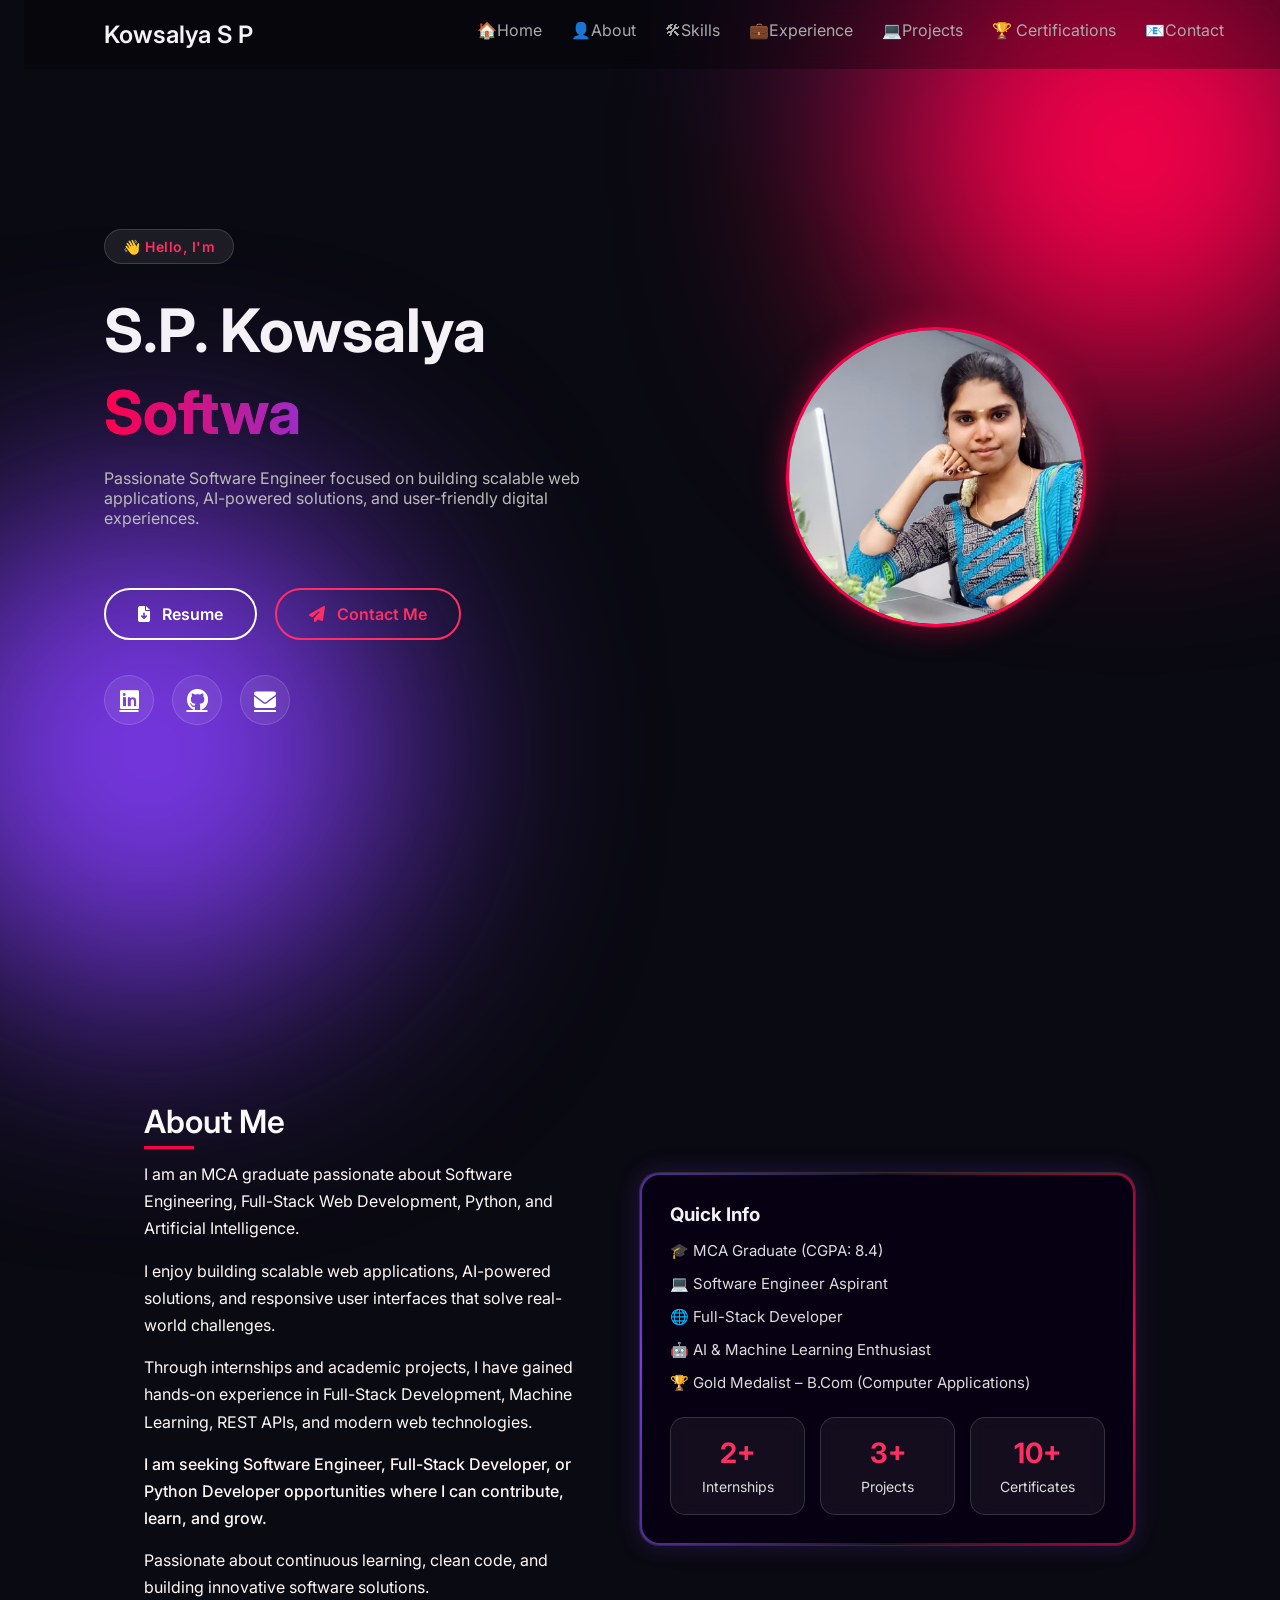
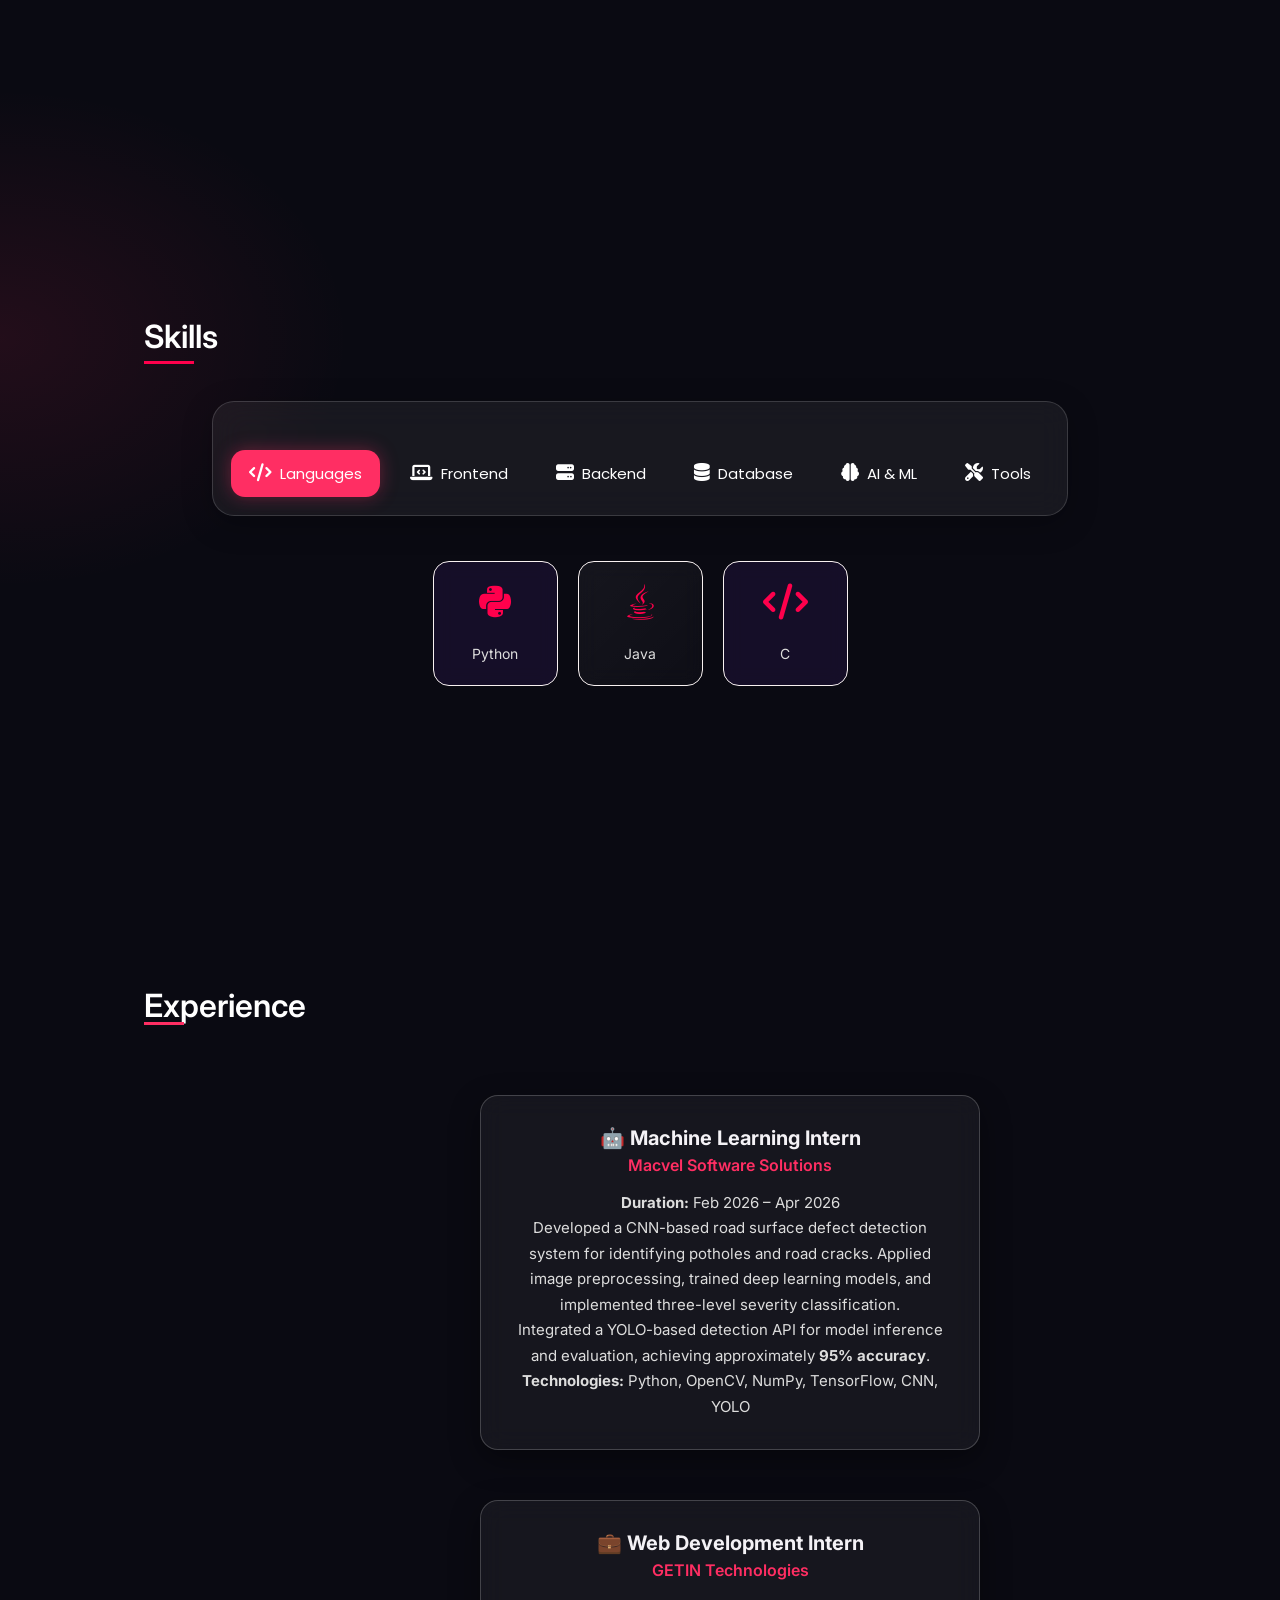
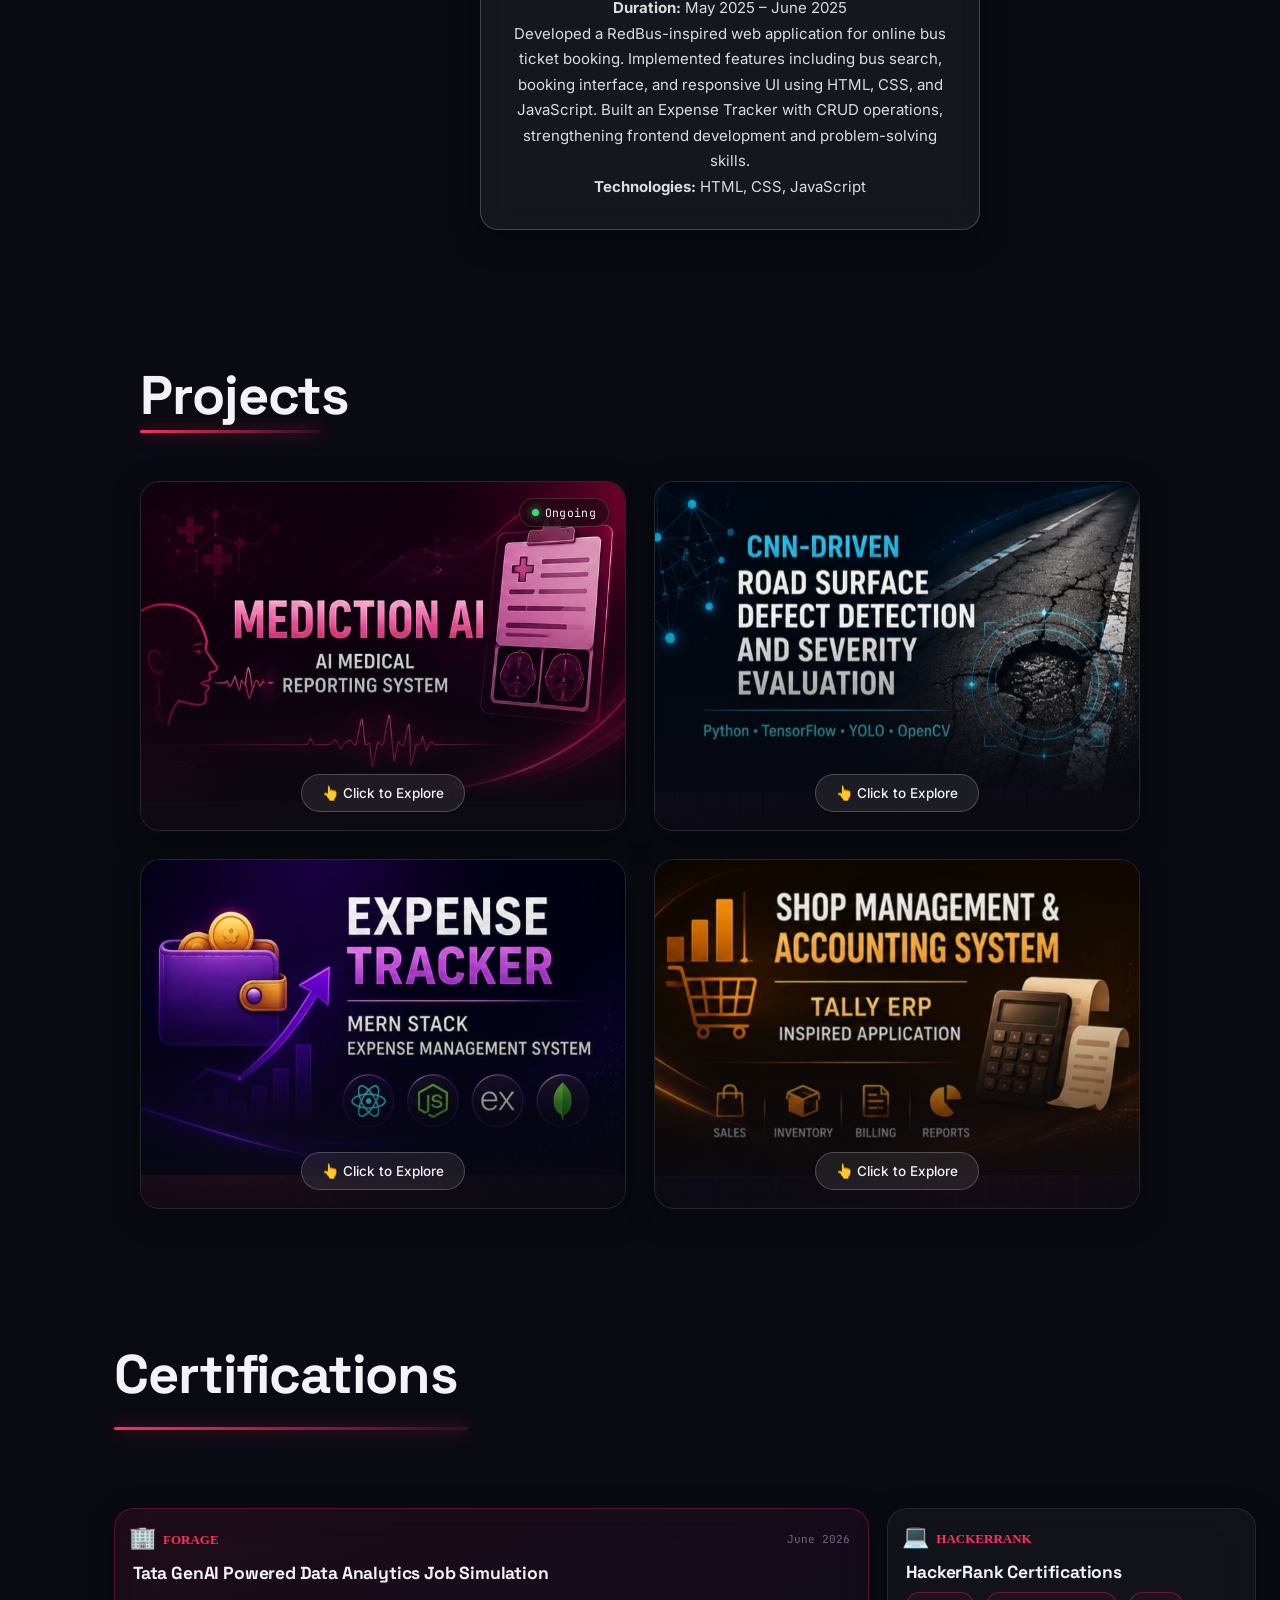
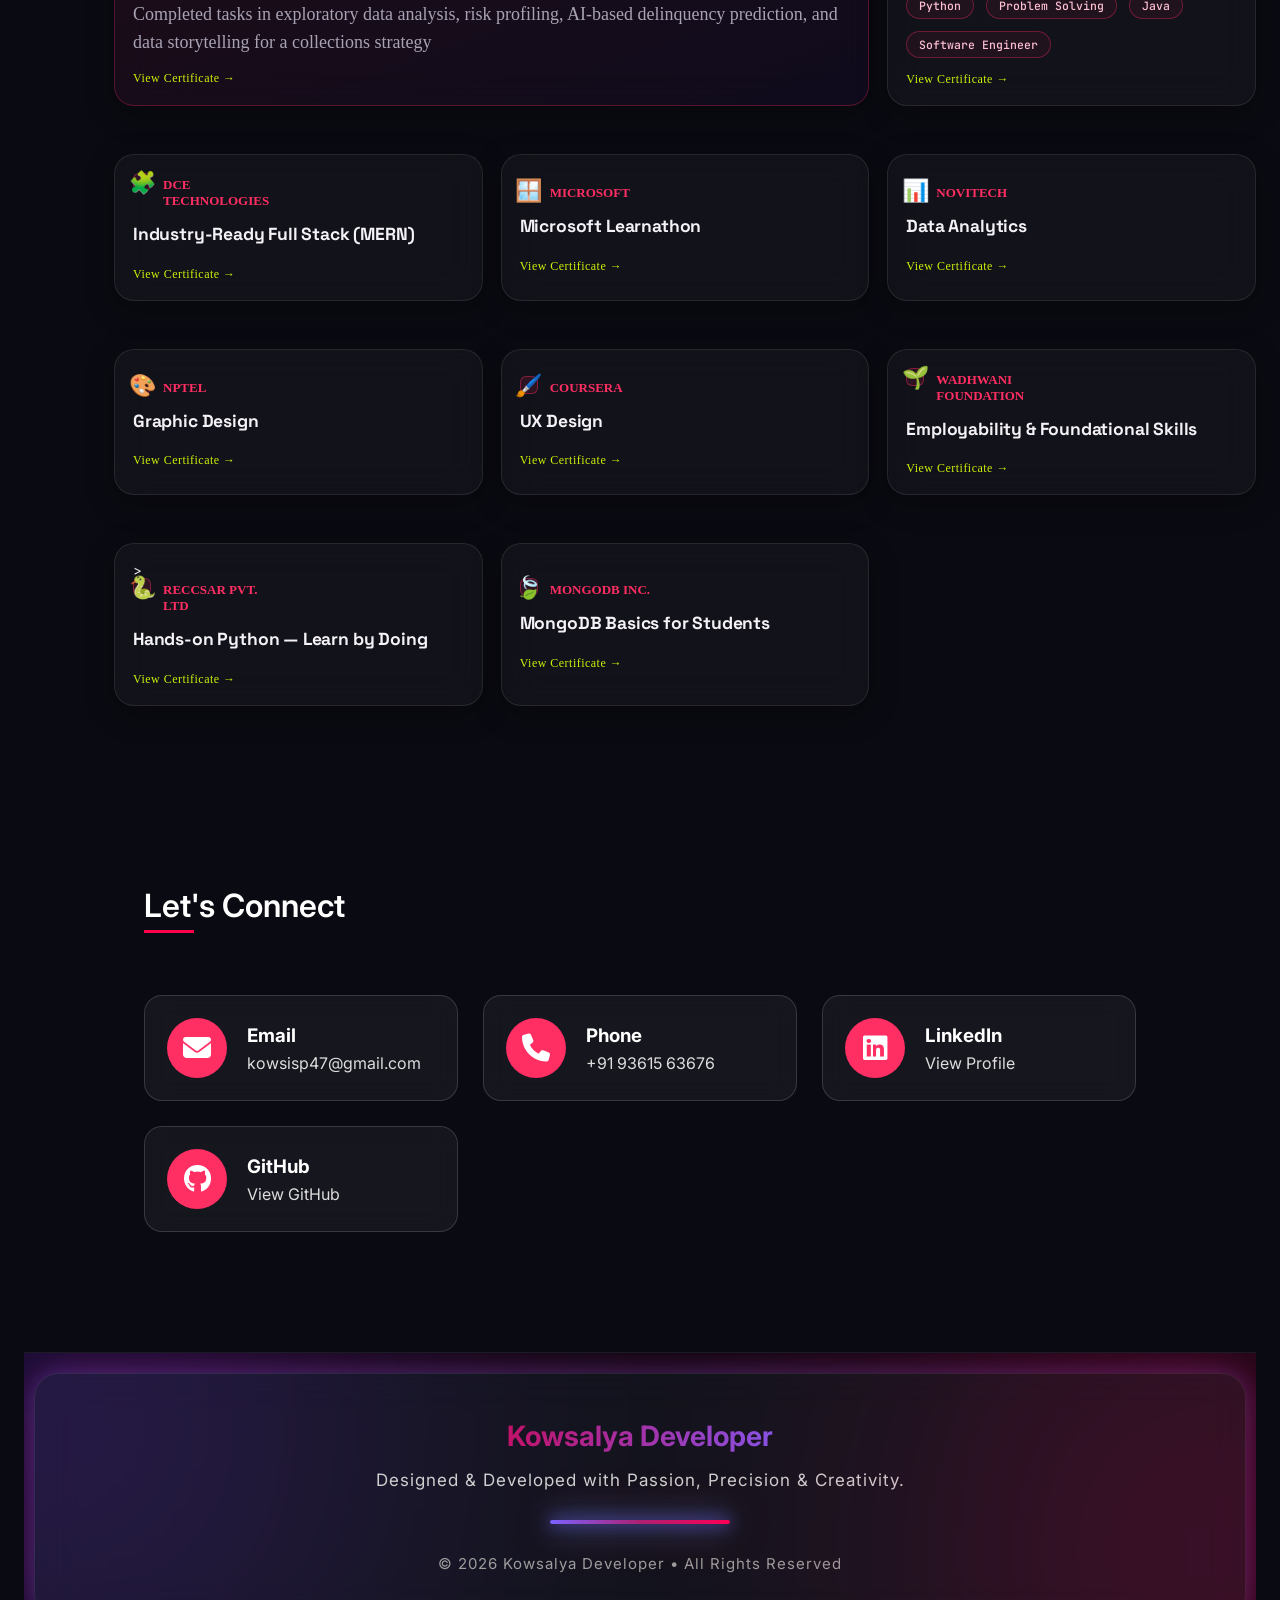
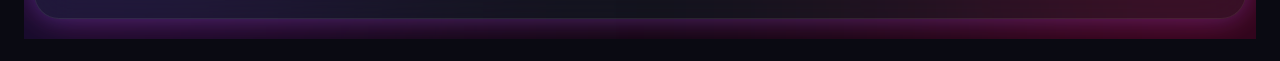
<file: index.html>
<!DOCTYPE html>
<html lang="en">
<head>
<meta charset="UTF-8">
<meta name="viewport" content="width=device-width, initial-scale=1.0">
<title>Kowsalya Portfolio</title>

<link rel="stylesheet" href="style.css">

<link rel="preconnect" href="https://fonts.googleapis.com">
<link href="https://fonts.googleapis.com/css2?family=Space+Grotesk:wght@500;600;700&family=Inter:wght@400;500;600&family=JetBrains+Mono:wght@400;500&display=swap" rel="stylesheet">
<link rel="preconnect" href="https://fonts.googleapis.com">
<link href="https://fonts.googleapis.com/css2?family=Space+Grotesk:wght@500;600;700&family=Inter:wght@400;500;600&family=JetBrains+Mono:wght@400;500&display=swap" rel="stylesheet">
<link href="https://fonts.googleapis.com/css2?family=Poppins:wght@300;400;600;700&display=swap" rel="stylesheet">

<!-- ICONS -->
<link rel="stylesheet" href="https://cdnjs.cloudflare.com/ajax/libs/font-awesome/6.5.0/css/all.min.css">
</head>

<body>

<div class="bg-glow red"></div>
<div class="bg-glow purple"></div>

<nav>
  <h1>Kowsalya S P</h1>
  <div>
    <a href="#home">🏠Home</a>
    <a href="#about">👤About</a>
    <a href="#skills">🛠Skills</a>
    <a href="#experience">💼Experience</a>
    <a href="#projects">💻Projects</a>
    <a href="#certifications">🏆  Certifications</a>
    <a href="#contact">📧Contact</a>
  </div>
</nav>

<!-- HERO -->
<!-- HERO -->
<section class="hero" id="home">

  <!-- LEFT SIDE -->
  <div class="hero-text">

    <p class="hero-badge">
      👋 Hello, I'm
    </p>

    <h2>
      S.P. Kowsalya <br>

      <span class="typing-wrapper">
        <span id="typing"></span>
      </span>
    </h2>

    <p class="desc">
      Passionate Software Engineer focused on building scalable web applications,
      AI-powered solutions, and user-friendly digital experiences.
    </p>

    <div class="hero-buttons">

      <a href="./resume.pdf" target="_blank" class="btn">
        <i class="fas fa-file-download"></i>
        Resume
      </a>

      <a href="#contact" class="btn btn-outline">
        <i class="fas fa-paper-plane"></i>
        Contact Me
      </a>

    </div>

    <div class="hero-social">

      <a href="https://linkedin.com/in/kowsalya-73663a3b7" target="_blank">
        <i class="fab fa-linkedin"></i>
      </a>

      <a href="https://github.com/kowsisp47" target="_blank">
        <i class="fab fa-github"></i>
      </a>

      <a href="mailto:kowsisp47@gmail.com">
        <i class="fas fa-envelope"></i>
      </a>

    </div>

  </div>

  <!-- RIGHT SIDE -->
  <div class="hero-image">

      <div class="profile">
          <img src="images/kowsiii.jpeg" alt="Kowsalya">
      </div>

  </div>

</section>
<!-- ABOUT -->
<section class="section hidden about-section" id="about">

  <div class="about-container">

    <!-- LEFT -->
    <div class="about-text">
    <h2>About Me</h2>

    <p>
        I am an MCA graduate passionate about Software Engineering, Full-Stack Web Development, Python, and Artificial Intelligence.
    </p>

    <p>
        I enjoy building scalable web applications, AI-powered solutions, and responsive user interfaces that solve real-world challenges.
    </p>

    <p>
        Through internships and academic projects, I have gained hands-on experience in Full-Stack Development, Machine Learning, REST APIs, and modern web technologies.
    </p>

    <p class="highlight">
        I am seeking Software Engineer, Full-Stack Developer, or Python Developer opportunities where I can contribute, learn, and grow.
    </p>

    <p class="career-goal">
        Passionate about continuous learning, clean code, and building innovative software solutions.
    </p>
</div>

    <!-- RIGHT -->
    <div class="about-box">

      <h3>Quick Info</h3>

      <ul>
        <li>🎓 MCA Graduate (CGPA: 8.4)</li>
        <li>💻 Software Engineer Aspirant</li>
        <li>🌐 Full-Stack Developer</li>
        <li>🤖 AI & Machine Learning Enthusiast</li>
        <li>🏆 Gold Medalist – B.Com (Computer Applications)</li>
      </ul>

      <div class="about-stats">

        <div class="stat-card">
          <h4>2+</h4>
          <span>Internships</span>
        </div>

        <div class="stat-card">
          <h4>3+</h4>
          <span>Projects</span>
        </div>

        <div class="stat-card">
          <h4>10+</h4>
          <span>Certificates</span>
        </div>

      </div>

    </div>

  </div>

</section>

<section class="section hidden" id="skills">

    <h2>Skills</h2>

    <!-- Skills Navigation -->
    <div class="skills-nav">

        <button class="tab-btn active" data-tab="languages">
            <i class="fa-solid fa-code"></i>
            <span>Languages</span>
        </button>

        <button class="tab-btn" data-tab="frontend">
            <i class="fa-solid fa-laptop-code"></i>
            <span>Frontend</span>
        </button>

        <button class="tab-btn" data-tab="backend">
            <i class="fa-solid fa-server"></i>
            <span>Backend</span>
        </button>

        <button class="tab-btn" data-tab="database">
            <i class="fa-solid fa-database"></i>
            <span>Database</span>
        </button>

        <button class="tab-btn" data-tab="aiml">
            <i class="fa-solid fa-brain"></i>
            <span>AI & ML</span>
        </button>

        <button class="tab-btn" data-tab="tools">
            <i class="fa-solid fa-screwdriver-wrench"></i>
            <span>Tools</span>
        </button>

    </div>

    <!-- Languages -->
    <div class="tab-content active" id="languages">

        <div class="cards">
            <div class="card"><i class="fa-brands fa-python"></i><p>Python</p></div>
            <div class="card"><i class="fa-brands fa-java"></i><p>Java</p></div>
            <div class="card"><i class="fa-solid fa-code"></i><p>C</p></div>
        </div>

    </div>

    <!-- Frontend -->
    <div class="tab-content" id="frontend">

        <div class="cards">
            <div class="card"><i class="fa-brands fa-html5"></i><p>HTML5</p></div>
            <div class="card"><i class="fa-brands fa-css3-alt"></i><p>CSS3</p></div>
            <div class="card"><i class="fa-brands fa-js"></i><p>JavaScript</p></div>
            <div class="card"><i class="fa-brands fa-react"></i><p>React.js</p></div>
            <div class="card"><i class="fa-brands fa-bootstrap"></i><p>Bootstrap</p></div>
        </div>

    </div>

    <!-- Backend -->
    <div class="tab-content" id="backend">

        <div class="cards">
            <div class="card"><i class="fa-brands fa-node-js"></i><p>Node.js</p></div>
            <div class="card"><i class="fa-solid fa-server"></i><p>Express.js</p></div>
            <div class="card"><i class="fa-solid fa-flask"></i><p>Flask</p></div>
            <div class="card"><i class="fa-solid fa-plug"></i><p>REST APIs</p></div>
        </div>

    </div>

    <!-- Database -->
    <div class="tab-content" id="database">

        <div class="cards">
            <div class="card"><i class="fa-solid fa-database"></i><p>MySQL</p></div>
            <div class="card"><i class="fa-solid fa-server"></i><p>MongoDB</p></div>
            <div class="card"><i class="fa-solid fa-database"></i><p>SQLite</p></div>
        </div>

    </div>

    <!-- AI & ML -->
    <div class="tab-content" id="aiml">

        <div class="cards">
            <div class="card"><i class="fa-solid fa-brain"></i><p>TensorFlow</p></div>
            <div class="card"><i class="fa-solid fa-eye"></i><p>OpenCV</p></div>
            <div class="card"><i class="fa-solid fa-robot"></i><p>YOLO</p></div>
            <div class="card"><i class="fa-solid fa-chart-line"></i><p>Scikit-learn</p></div>
            <div class="card"><i class="fa-solid fa-table"></i><p>Pandas</p></div>
            <div class="card"><i class="fa-solid fa-calculator"></i><p>NumPy</p></div>
        </div>

    </div>

    <!-- Tools -->
    <div class="tab-content" id="tools">

        <div class="cards">
            <div class="card"><i class="fa-brands fa-git-alt"></i><p>Git</p></div>
            <div class="card"><i class="fa-brands fa-github"></i><p>GitHub</p></div>
            <div class="card"><i class="fa-solid fa-code"></i><p>VS Code</p></div>
            <div class="card"><i class="fa-brands fa-figma"></i><p>Figma</p></div>
        </div>

    </div>

</section>
<section id="experience" class="section">

    <h2 class="section-title">Experience</h2>

    <div class="experience-container">

        <!-- Machine Learning Internship -->
        <div class="experience-card">
            <h3>🤖 Machine Learning Intern</h3>
            <h4>Macvel Software Solutions</h4>

            <p><strong>Duration:</strong> Feb 2026 – Apr 2026</p>

            <p>
                Developed a CNN-based road surface defect detection system for identifying potholes and road cracks.
                Applied image preprocessing, trained deep learning models, and implemented three-level severity classification.
            </p>

            <p>
                Integrated a YOLO-based detection API for model inference and evaluation, achieving approximately
                <strong>95% accuracy</strong>.
            </p>

            <p>
                <strong>Technologies:</strong>
                Python, OpenCV, NumPy, TensorFlow, CNN, YOLO
            </p>
        </div>

        <!-- Web Development Internship -->
        <div class="experience-card">
            <h3>💼 Web Development Intern</h3>
            <h4>GETIN Technologies</h4>

            <p><strong>Duration:</strong> May 2025 – June 2025</p>

            <p>
                Developed a RedBus-inspired web application for online bus ticket booking.
                Implemented features including bus search, booking interface, and responsive UI using HTML, CSS, and JavaScript.
                Built an Expense Tracker with CRUD operations, strengthening frontend development and problem-solving skills.
            </p>

            <p>
                <strong>Technologies:</strong>
                HTML, CSS, JavaScript
            </p>
        </div>

    </div>

</section>

<!-- PROJECTS -->
<section id="projects" class="projects-section">

  <div class="projects-heading-wrap">
    <h2 class="projects-heading">Projects</h2>
    <div class="projects-heading-underline"></div>
  </div>

  <div class="projects-grid">

    <!-- ================= PROJECT 1 ================= -->
    <article class="project-card" data-project="1">
      <div class="card-face card-front">
        <div class="card-banner banner-1">
          <img class="banner-img" src="images/mediction.jpeg" alt="...">
          <div class="banner-scrim"></div>
        </div>
        <span class="status-badge"><span class="status-dot"></span>Ongoing</span>
        <button class="explore-btn" type="button" data-action="explore">👆 Click to Explore</button>
      </div>
      <div class="card-face card-back">
        <h3 class="back-title">🏥 Mediction AI</h3>
        <p class="back-desc">AI-powered medical reporting system that converts doctor voice input into structured medical reports with speech recognition, medical terminology correction, patient history management, AI-generated reports, PDF generation, and database storage.</p>
        <div class="tech-pills">
          <span class="tech-pill">Python</span>
          <span class="tech-pill">Flask</span>
          <span class="tech-pill">SQLite</span>
          <span class="tech-pill">Gemini AI</span>
          <span class="tech-pill">REST API</span>
        </div>
        <div class="back-actions">
          <a class="icon-btn"
   href="https://github.com/kowsisp47/mediction-ai"
   target="_blank"
   rel="noopener">
   🐙 GitHub
</a>
          <a class="icon-btn" href="mediction.html" target="_blank" rel="noopener">📄 Details</a>
          <button class="back-btn" type="button" data-action="back">← Back</button>
        </div>
      </div>
    </article>

    <!-- ================= PROJECT 2 ================= -->
    <article class="project-card" data-project="2">
      <div class="card-face card-front">
        <div class="card-banner banner-2">
          <img class="banner-img" src="images/road.jpeg" alt="...">
          <div class="banner-scrim"></div>
        </div>
        <button class="explore-btn" type="button" data-action="explore">👆 Click to Explore</button>
      </div>
      <div class="card-face card-back">
        <h3 class="back-title">🤖 Road Surface Defect Detection</h3>
        <p class="back-desc">Developed a deep learning model for road crack and pothole detection using CNN and image preprocessing. Integrated YOLO-based inference and implemented three-level severity classification achieving approximately 95% detection accuracy.</p>
        <div class="tech-pills">
          <span class="tech-pill">Python</span>
          <span class="tech-pill">TensorFlow</span>
          <span class="tech-pill">YOLO</span>
          <span class="tech-pill">OpenCV</span>
          <span class="tech-pill">NumPy</span>
        </div>
        <div class="back-actions">
         <a class="icon-btn"
   href="https://github.com/kowsisp47/CNN-Driven-Road-Defect-Detection-and-Severity-Evaluation"
   target="_blank"
   rel="noopener">
   🐙 GitHub
</a>
          <a class="icon-btn" href="road.html" target="_blank" rel="noopener">📄 Details</a>
          <button class="back-btn" type="button" data-action="back">← Back</button>
        </div>
      </div>
    </article>

    <!-- ================= PROJECT 3 ================= -->
    <article class="project-card" data-project="3">
      <div class="card-face card-front">
        <div class="card-banner banner-3">
          <img class="banner-img" src="images/expense.jpeg" alt="...">
          <div class="banner-scrim"></div>
        </div>
        <button class="explore-btn" type="button" data-action="explore">👆 Click to Explore</button>
      </div>
      <div class="card-face card-back">
        <h3 class="back-title">💰 Expense Tracker</h3>
        <p class="back-desc">Built a MERN Stack Expense Tracker with authentication, CRUD operations, dashboard, expense categorization, and responsive interface.</p>
        <div class="tech-pills">
          <span class="tech-pill">React</span>
          <span class="tech-pill">Node.js</span>
          <span class="tech-pill">Express.js</span>
          <span class="tech-pill">MongoDB</span>
        </div>
        <div class="back-actions">
<a class="icon-btn"
   href="https://github.com/kowsisp47/expense-tracker-mern"
   target="_blank"
   rel="noopener">
   🐙 GitHub
</a>          <a class="icon-btn" href="expense.html" target="_blank" rel="noopener">📄 Details</a>
          <button class="back-btn" type="button" data-action="back">← Back</button>
        </div>
      </div>
    </article>

    <!-- ================= PROJECT 4 ================= -->
    <article class="project-card" data-project="4">
      <div class="card-face card-front">
        <div class="card-banner banner-4">
          <img class="banner-img" src="images/accounting.jpeg" alt="...">
          <div class="banner-scrim"></div>
        </div>
        <button class="explore-btn" type="button" data-action="explore">👆 Click to Explore</button>
      </div>
      <div class="card-face card-back">
        <h3 class="back-title">📊 Shop Management & Accounting System</h3>
        <p class="back-desc">Desktop application inspired by Tally ERP for inventory management, customer records, billing, accounting, and database integration.</p>
        <div class="tech-pills">
          <span class="tech-pill">Java</span>
          <span class="tech-pill">MySQL</span>
          <span class="tech-pill">Java Swing</span>
        </div>
        <div class="back-actions">
          <a class="icon-btn"
   href="https://github.com/kowsisp47/Tally-project
   "
   target="_blank"
   rel="noopener">
   🐙 GitHub
</a>
          <a class="icon-btn" href="accounting.html" target="_blank" rel="noopener">📄 Details</a>
          <button class="back-btn" type="button" data-action="back">← Back</button>
        </div>
      </div>
    </article>

  </div>
</section>


<section id="certifications"class="certs-section">

  <div class="certs-heading-wrap">
    <h2 class="certs-heading">Certifications</h2>
    <div class="certs-heading-underline"></div>
  </div>

  <div class="certs-grid">

    <!-- FEATURED -->
    <button type="button" class="cert-card cert-featured"
      data-title="Tata GenAI Powered Data Analytics Job Simulation"
      data-issuer="Forage"
      data-date="June 2026"
      data-desc="Completed tasks in exploratory data analysis, risk profiling, AI-based delinquency prediction, and data storytelling for a collections strategy."
      data-image="images/Forge.jpg">
      <div class="cert-top">
        <span class="cert-icon">🏢</span>
        <span class="cert-issuer">FORAGE</span>

        <span class="cert-date">June 2026</span>
      </div>
      <h3 class="cert-title">Tata GenAI Powered Data Analytics Job Simulation</h3>
      <p class="cert-desc">Completed tasks in exploratory data analysis, risk profiling, 
        AI-based delinquency prediction, and data storytelling for a collections strategy</p>
      <span class="cert-view-hint">View Certificate →</span>
    </button>

    <!-- HACKERRANK -->
    <button type="button" class="cert-card"
      data-title="HackerRank Certifications"
      data-issuer="HackerRank"
      data-date=""
      data-desc="A set of verified HackerRank certifications covering core programming and problem-solving skills."
      data-badges="Python,Problem Solving,Java,Software Engineer"
      data-image="images/hacker.jpg">
      <div class="cert-top">
        <span class="cert-icon">💻</span>
        <span class="cert-issuer">HACKERRANK</span>

      </div>
      <h3 class="cert-title">HackerRank Certifications</h3>
      <div class="cert-badges">
        <span class="cert-badge">Python</span>
        <span class="cert-badge">Problem Solving</span>
        <span class="cert-badge">Java</span>
        <span class="cert-badge">Software Engineer</span>
      </div>
      <span class="cert-view-hint">View Certificate →</span>
    </button>

    <!-- MERN -->
    <button type="button" class="cert-card"
      data-title="Industry-Ready Full Stack (MERN)"
      data-issuer="DCE Technologies"
      data-date=""
      data-desc="A hands-on program covering the MongoDB, Express.js, React, and Node.js stack for building full-stack web applications."
      data-image="images/dce.jpg">
      
      <div class="cert-top">
        <span class="cert-icon">🧩</span>
        <span class="cert-issuer">DCE TECHNOLOGIES</span>

      </div>
      <h3 class="cert-title">Industry-Ready Full Stack (MERN)</h3>
      <span class="cert-view-hint">View Certificate →</span>
    </button>

    <!-- MICROSOFT LEARNATHON -->
    <button type="button" class="cert-card"
      data-title="Microsoft Learnathon"
      data-issuer="Microsoft"
      data-date=""
      data-desc="Participated in Microsoft's Learnathon program, building practical skills through guided, hands-on learning modules."
      data-image="images/micro.jpg">
      <div class="cert-top">
        <span class="cert-icon">🪟</span>
        <span class="cert-issuer">MICROSOFT</span>

      </div>
      <h3 class="cert-title">Microsoft Learnathon</h3>
      <span class="cert-view-hint">View Certificate →</span>
    </button>

    <!-- NOVITECH -->
    <button type="button" class="cert-card"
      data-title="Data Analytics"
      data-issuer="NoviTech"
      data-date=""
      data-desc="Completed a data analytics program covering core analytical techniques and tools."
      data-image="images/Novi.jpeg">
      <div class="cert-top">
        <span class="cert-icon">📊</span>
        <span class="cert-issuer">NOVITECH</span>

      </div>
      <h3 class="cert-title">Data Analytics</h3>
      <span class="cert-view-hint">View Certificate →</span>
    </button>

    <!-- NPTEL -->
    <button type="button" class="cert-card"
      data-title="Graphic Design"
      data-issuer="NPTEL"
      data-date=""
      data-desc="Completed an NPTEL course covering the fundamentals and principles of graphic design."
      data-image="images/nptel.jpeg">
      <div class="cert-top">
        <span class="cert-icon">🎨</span>
      <span class="cert-issuer">NPTEL</span>

      </div>
      <h3 class="cert-title">Graphic Design</h3>
      <span class="cert-view-hint">View Certificate →</span>
    </button>

    <!-- COURSERA UX -->
    <button type="button" class="cert-card"
      data-title="UX Design"
      data-issuer="Coursera"
      data-date=""
      data-desc="Completed a Coursera specialization covering user experience research, wireframing, and design principles."
      data-image="images/cousera.jpeg">
      <div class="cert-top">
        <span class="cert-icon">🖌️</span>
        <span class="cert-issuer">COURSERA</span>

      </div>
      <h3 class="cert-title">UX Design</h3>
      <span class="cert-view-hint">View Certificate →</span>
    </button>

    <!-- WADHWANI -->
    <button type="button" class="cert-card"
      data-title="Self Presentation & Effective Speaking and Listening Skills"
      data-issuer="Wadhwani Foundation"
      data-date=""
      data-desc="Completed Wadhwani Foundation microcertifications in Self Presentation and Effective Speaking and Listening Skills, developed through in-class and online training."      
      data-image="images/Wadhwani2.jpg">
      <div class="cert-top">
        <span class="cert-icon">🌱</span>
        <span class="cert-issuer">WADHWANI FOUNDATION</span>

      </div>
      <h3 class="cert-title">Employability &amp; Foundational Skills</h3>
      <span class="cert-view-hint">View Certificate →</span>
    </button>

    <!-- PYTHON RECCSAR -->
    <button type="button" class="cert-card"
      data-title="Hands-on Python — Learn by Doing"
      data-issuer="Reccsar Pvt. Ltd"
      data-date=""
      data-desc="Completed a practical, project-based Python course focused on learning through hands-on exercises."
     data-image="images/Reccsar.jpg">>
      <div class="cert-top">
        <span class="cert-icon">🐍</span>
        <span class="cert-issuer">RECCSAR PVT. LTD</span>

      </div>
      <h3 class="cert-title">Hands-on Python — Learn by Doing</h3>
      <span class="cert-view-hint">View Certificate →</span>
    </button>

    <!-- MONGODB -->
    <button type="button" class="cert-card"
      data-title="MongoDB Basics for Students"
      data-issuer="MongoDB Inc."
      data-date=""
      data-desc="Completed MongoDB Inc.'s foundational course on core database concepts and MongoDB basics."
      data-image="images/mongo.jpg">
      <div class="cert-top">
        <span class="cert-icon">🍃</span>
        <span class="cert-issuer">MONGODB INC.</span>

      </div>
      <h3 class="cert-title">MongoDB Basics for Students</h3>
      <span class="cert-view-hint">View Certificate →</span>
    </button>

  </div>
</section>

<!-- ============================================================
     CERTIFICATE MODAL
     ============================================================ -->
<div class="cert-modal-backdrop" id="certModalBackdrop">
  <div class="cert-modal" role="dialog" aria-modal="true" aria-labelledby="certModalTitle">
    <button type="button" class="cert-modal-close" id="certModalClose" aria-label="Close">✕</button>

    <div class="cert-modal-image" id="certModalImageWrap"></div>

  </div>
</div>
<!-- CONTACT -->
<section id="contact" class="section">
    <h2 class="section-title">Let's Connect</h2>

    <div class="contact-container">

        <div class="contact-card">
            <span class="contact-icon">
                <i class="fas fa-envelope"></i>
            </span>

            <div>
                <h3>Email</h3>
                <a href="mailto:kowsisp47@gmail.com">
                    kowsisp47@gmail.com
                </a>
            </div>
        </div>

        <div class="contact-card">
            <span class="contact-icon">
                <i class="fas fa-phone"></i>
            </span>

            <div>
                <h3>Phone</h3>
                <a href="tel:+919361563676">
                    +91 93615 63676
                </a>
            </div>
        </div>

        <div class="contact-card">
            <span class="contact-icon">
                <i class="fab fa-linkedin"></i>
            </span>

            <div>
                <h3>LinkedIn</h3>
                <a href="https://linkedin.com/in/kowsalya-73663a3b7" target="_blank">
                    View Profile
                </a>
            </div>
        </div>

        <div class="contact-card">
            <span class="contact-icon">
                <i class="fab fa-github"></i>
            </span>

            <div>
                <h3>GitHub</h3>
                <a href="https://github.com/kowsisp47" target="_blank">
                    View GitHub
                </a>
            </div>
        </div>

    </div>
</section>
<footer class="footer">
<div class="footer-card">
    <div class="footer-glow"></div>

    <div class="footer-container">

        <h2>Kowsalya Developer</h2>

        <p class="footer-desc">
            Designed & Developed with Passion, Precision & Creativity.
        </p>

        <div class="footer-line"></div>

        <p class="copyright">
            © 2026 Kowsalya Developer • All Rights Reserved
        </p>

    </div>
</div>
</footer>
<script src="script.js"></script>
</body>
</html>
</file>
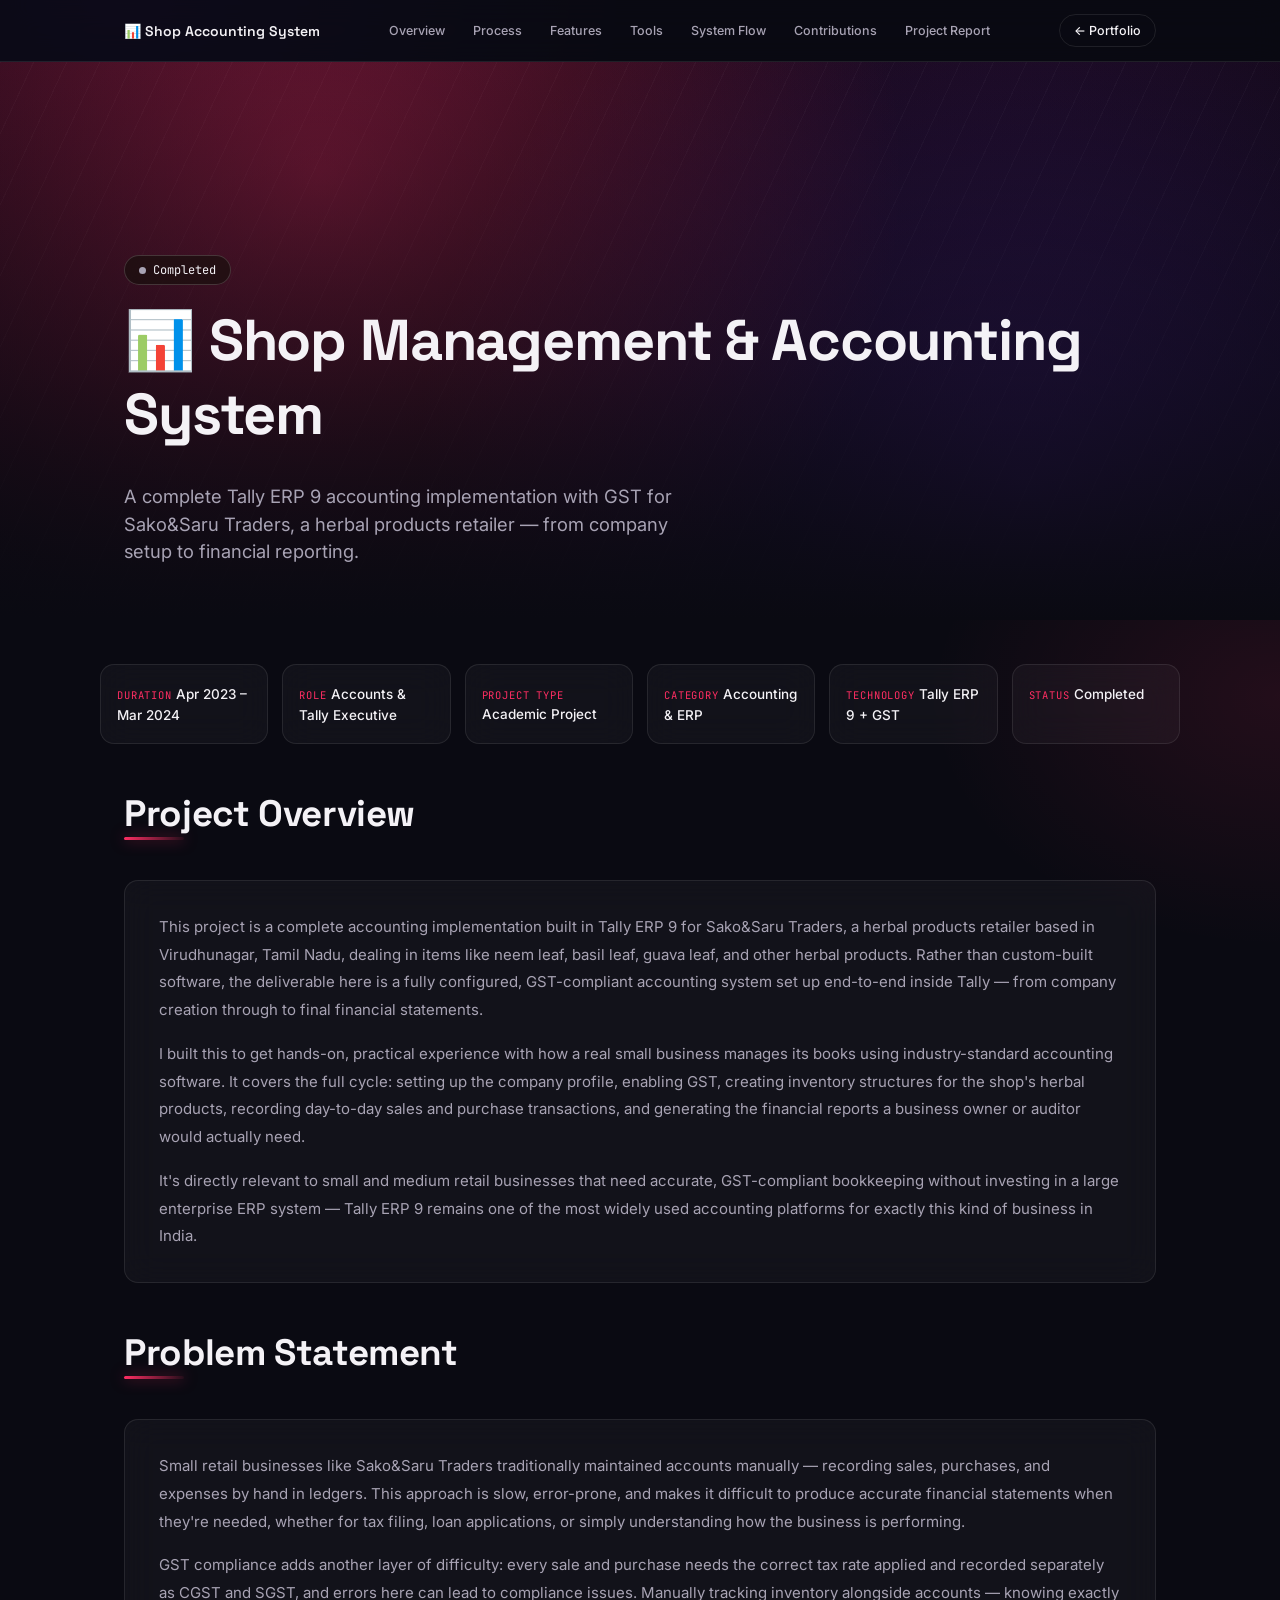
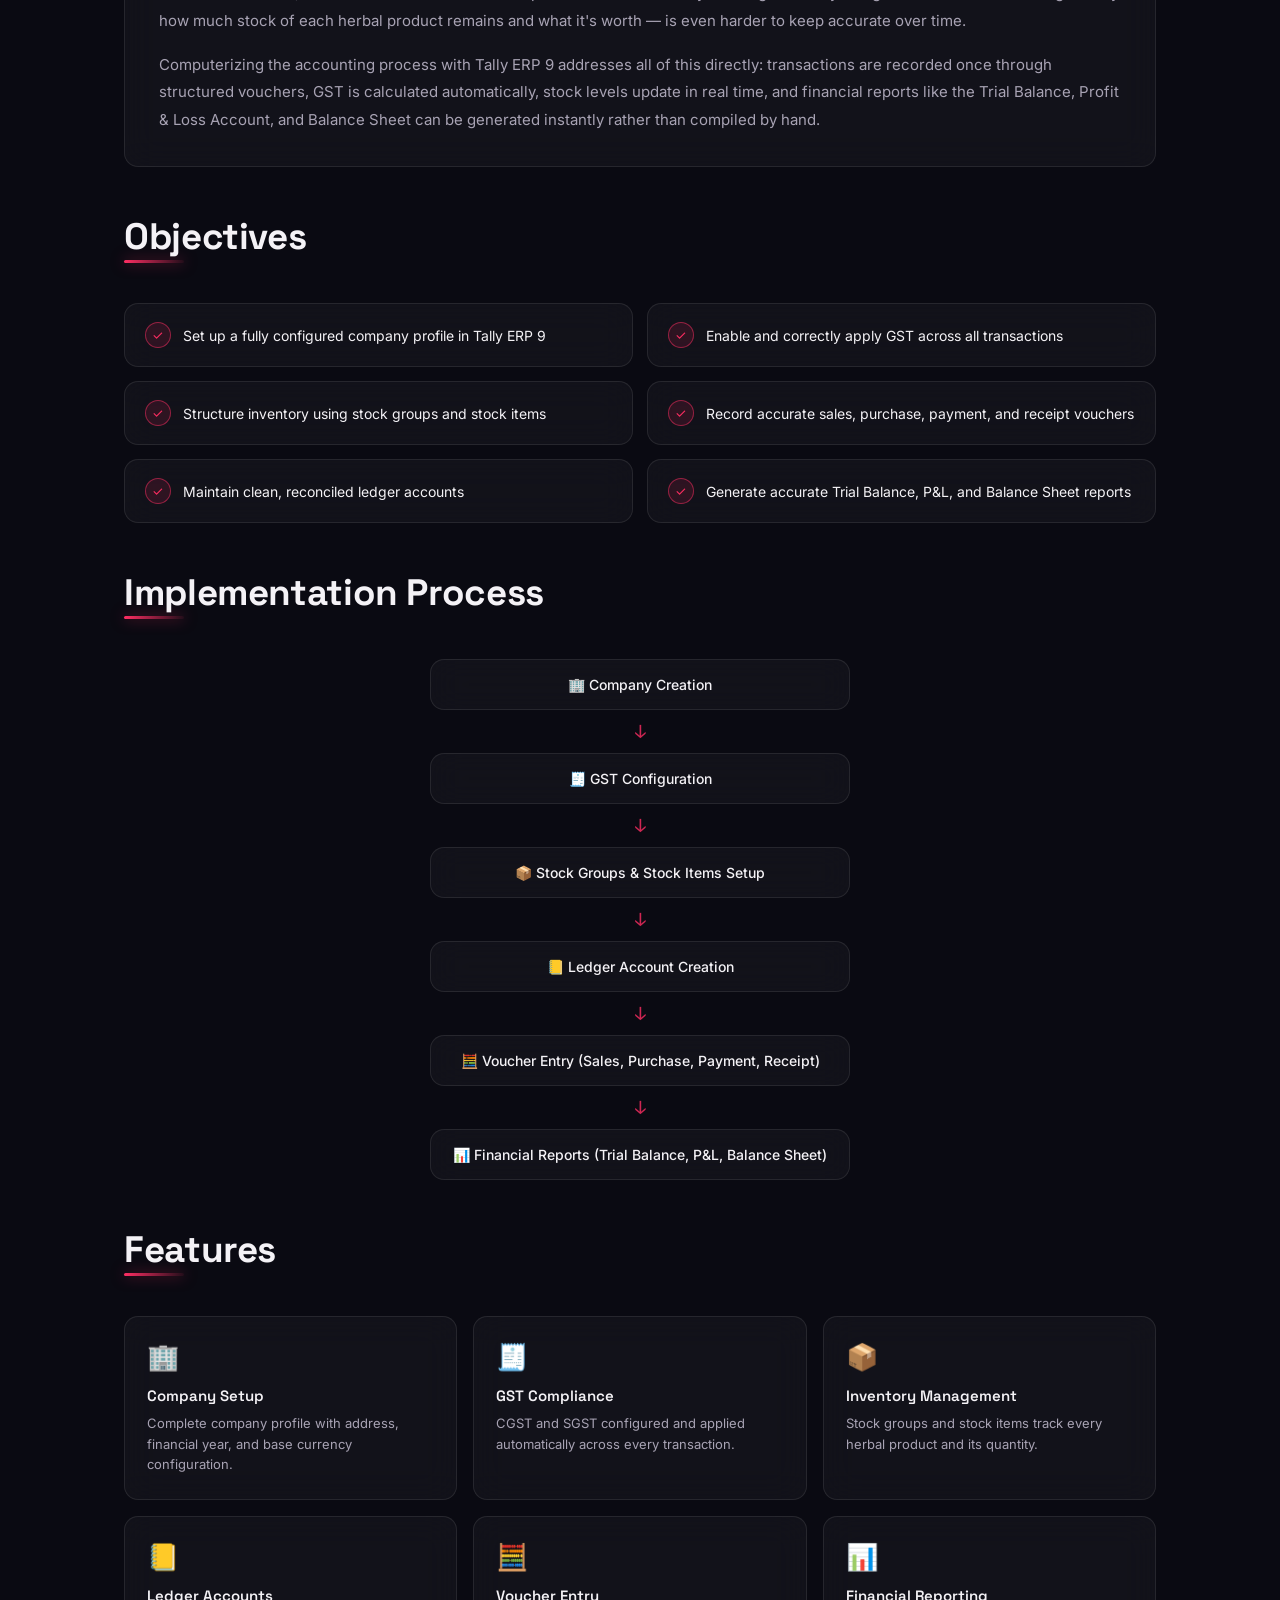
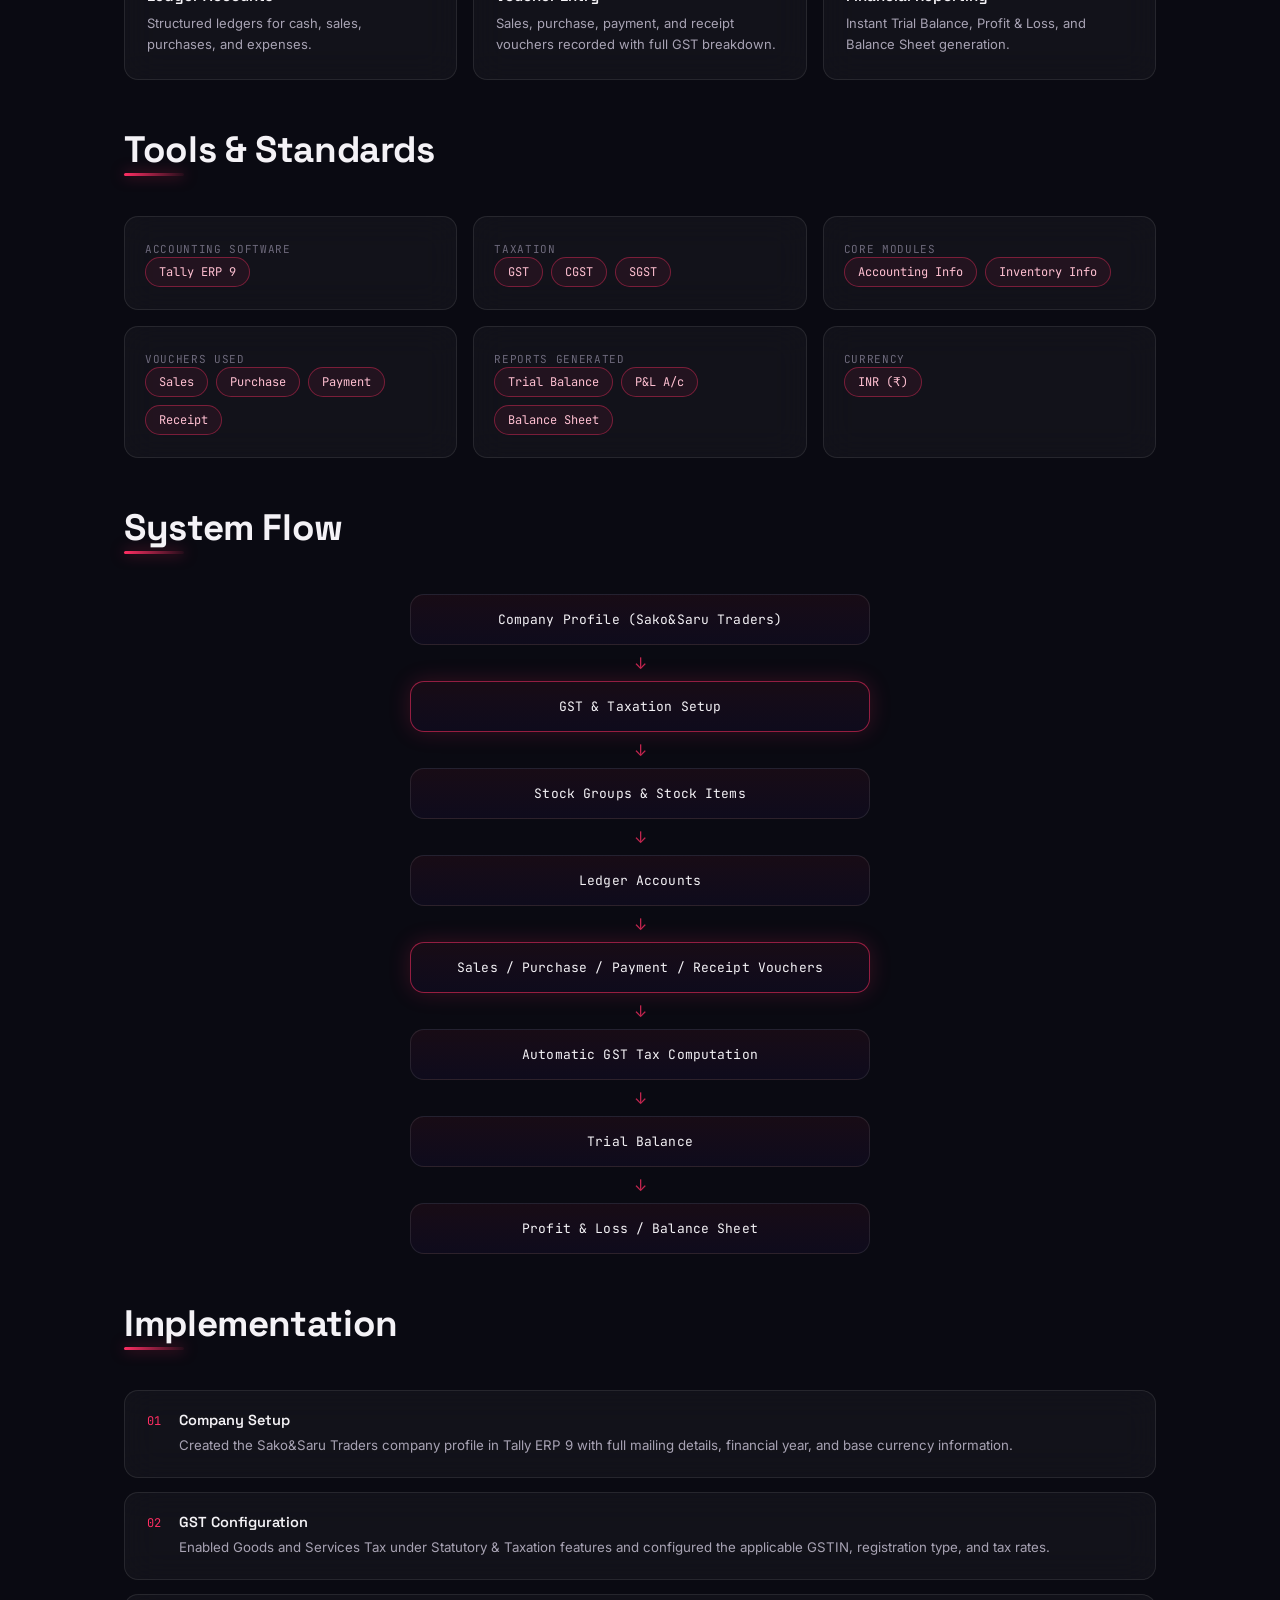
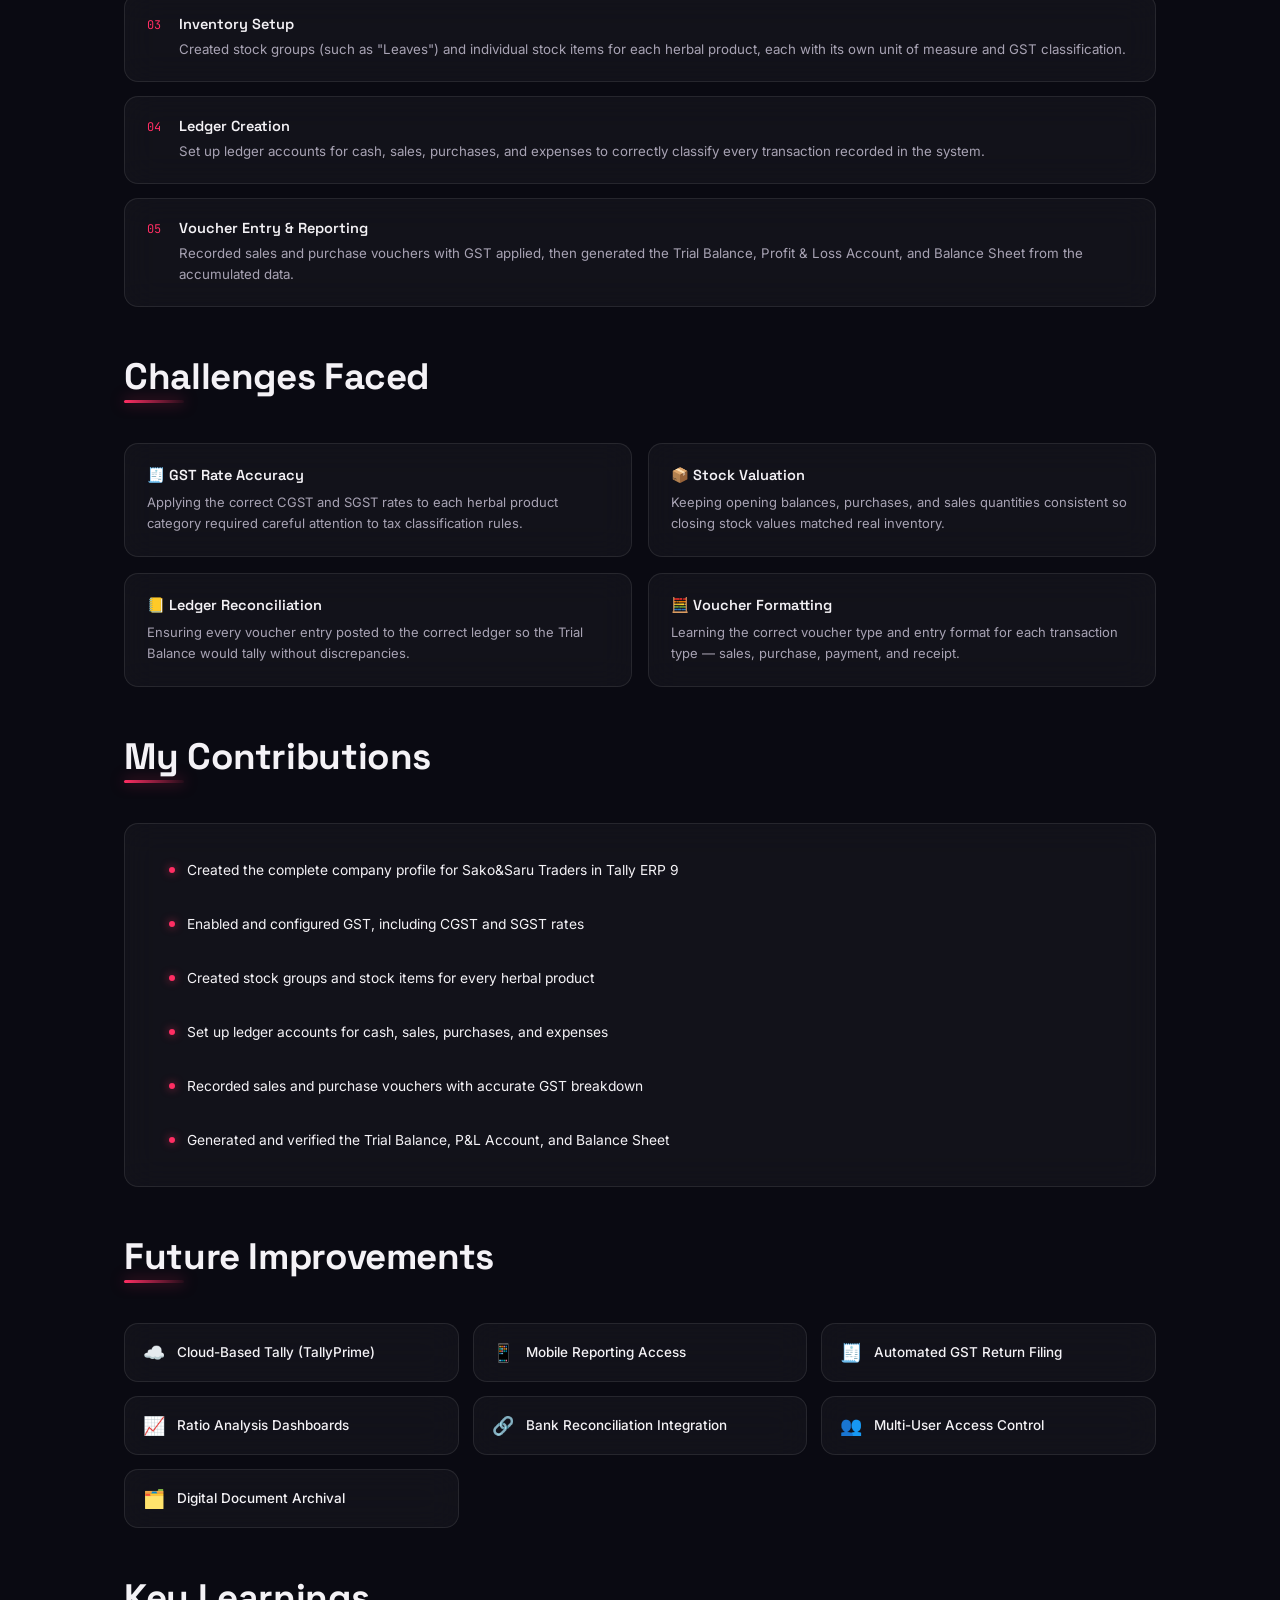
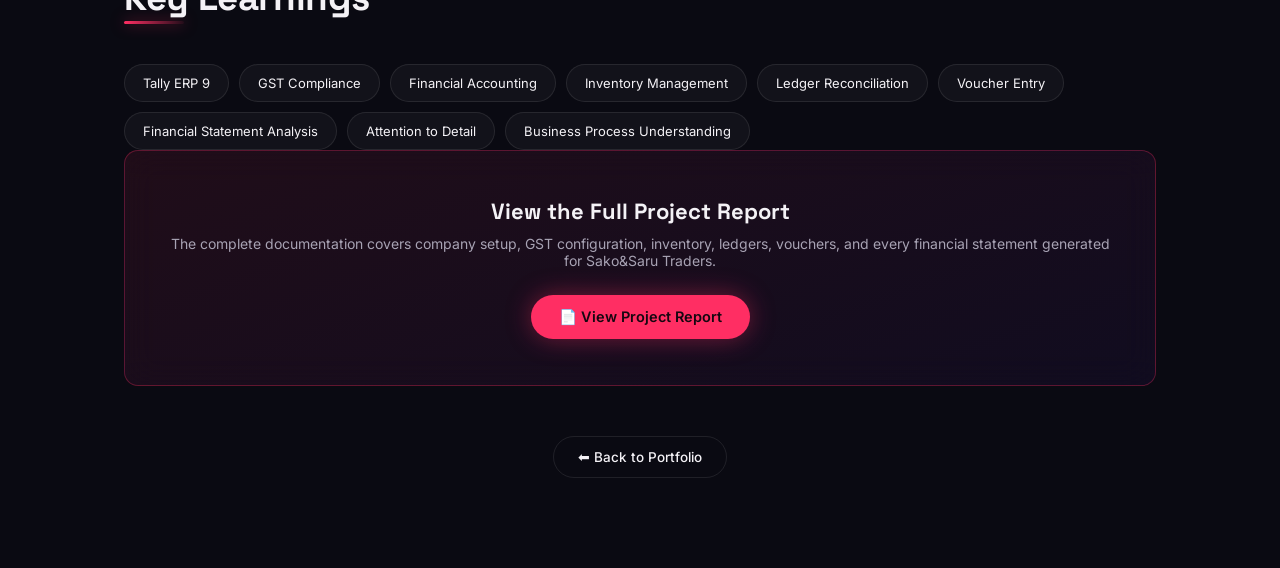
<file: accounting.html>
<!DOCTYPE html>
<html lang="en">
<head>
<meta charset="UTF-8">
<meta name="viewport" content="width=device-width, initial-scale=1.0">
<title>Shop Accounting System — Project Case Study</title>
<link rel="preconnect" href="https://fonts.googleapis.com">
<link href="https://fonts.googleapis.com/css2?family=Space+Grotesk:wght@500;600;700&family=Inter:wght@400;500;600;700&family=JetBrains+Mono:wght@400;500&display=swap" rel="stylesheet">
<style>

  /* ============================================================
     TOKENS — shared with the Projects grid for visual consistency
     ============================================================ */
  :root{
    --bg:            #0a0a12;
    --surface:       rgba(255,255,255,0.035);
    --surface-2:     rgba(255,255,255,0.05);
    --border:        rgba(255,255,255,0.09);
    --border-hover:  rgba(255,46,99,0.5);
    --pink:          #ff2e63;
    --pink-soft:     rgba(255,46,99,0.12);
    --violet:        #6c2bd9;
    --green:         #35e07a;
    --text:          #f4f2f6;
    --text-dim:      #a8a3b4;
    --text-faint:    #6e6a7c;
    --radius-lg:     22px;
    --radius-md:     14px;
    --radius-sm:     999px;
    --font-display:  'Space Grotesk', sans-serif;
    --font-body:     'Inter', sans-serif;
    --font-mono:     'JetBrains Mono', monospace;
    --ease:          cubic-bezier(0.22, 1, 0.36, 1);
    --maxw:          1080px;
  }

  *{ margin:0; padding:0; box-sizing:border-box; }

  html{ scroll-behavior: smooth; }

  body{
    background:
      radial-gradient(ellipse 900px 500px at 10% 0%, rgba(108,43,217,0.14), transparent 55%),
      radial-gradient(ellipse 700px 500px at 100% 10%, rgba(255,46,99,0.10), transparent 50%),
      var(--bg);
    color: var(--text);
    font-family: var(--font-body);
    -webkit-font-smoothing: antialiased;
    overflow-x: hidden;
  }

  @media (prefers-reduced-motion: reduce){
    html{ scroll-behavior: auto; }
    *{ animation-duration: 0.01ms !important; transition-duration: 0.01ms !important; }
  }

  a{ color: inherit; text-decoration: none; }

  .wrap{ max-width: var(--maxw); margin: 0 auto; padding: 0 24px; }

  .reveal{
    opacity: 0;
    transform: translateY(28px);
    transition: opacity 0.7s var(--ease), transform 0.7s var(--ease);
  }
  .reveal.is-visible{ opacity: 1; transform: translateY(0); }

  section{ padding: 88px 0; }
  @media (max-width: 720px){ section{ padding: 60px 0; } }

  .eyebrow{
    font-family: var(--font-mono);
    font-size: 12px;
    letter-spacing: 0.16em;
    text-transform: uppercase;
    color: var(--pink);
    display: block;
    margin-bottom: 10px;
  }

  .section-title{
    font-family: var(--font-display);
    font-weight: 700;
    font-size: clamp(1.7rem, 3.2vw, 2.3rem);
    letter-spacing: -0.01em;
    margin-top: 46px;
  }

  .section-underline{
    width: 60px; height: 3px; border-radius: 2px;
    background: linear-gradient(90deg, var(--pink), rgba(255,46,99,0.1));
    box-shadow: 0 0 14px rgba(255,46,99,0.5);
    margin-bottom: 40px;
  }

  .section-lede{
    color: var(--text-dim);
    font-size: 15px;
    max-width: 640px;
    margin-bottom: 36px;
    line-height: 1.7;
  }

  .glass-card{
    background: var(--surface);
    border: 1px solid var(--border);
    border-radius: var(--radius-md);
    backdrop-filter: blur(16px);
    -webkit-backdrop-filter: blur(16px);
    transition: transform 0.35s var(--ease), border-color 0.35s var(--ease), box-shadow 0.35s var(--ease);
  }
  .glass-card:hover{
    transform: translateY(-4px);
    border-color: var(--border-hover);
    box-shadow: 0 14px 34px rgba(255,46,99,0.14);
  }

  /* ============================================================
     STICKY MINI NAV
     ============================================================ */
  .mini-nav{
    position: sticky;
    top: 0;
    z-index: 50;
    background: rgba(10,10,18,0.72);
    backdrop-filter: blur(14px);
    -webkit-backdrop-filter: blur(14px);
    border-bottom: 1px solid var(--border);
  }

  .mini-nav-inner{
    max-width: var(--maxw);
    margin: 0 auto;
    padding: 14px 24px;
    display: flex;
    align-items: center;
    justify-content: space-between;
    gap: 20px;
  }

  .mini-nav-brand{
    font-family: var(--font-display);
    font-weight: 600;
    font-size: 14px;
    white-space: nowrap;
  }

  .mini-nav-links{
    display: flex;
    gap: 4px;
    overflow-x: auto;
    scrollbar-width: none;
  }
  .mini-nav-links::-webkit-scrollbar{ display: none; }

  .mini-nav-links a{
    font-size: 12.5px;
    font-weight: 500;
    color: var(--text-dim);
    padding: 8px 12px;
    border-radius: var(--radius-sm);
    white-space: nowrap;
    transition: color 0.25s var(--ease), background 0.25s var(--ease);
  }
  .mini-nav-links a:hover{ color: var(--text); background: var(--surface-2); }

  .mini-nav-back{
    flex-shrink: 0;
    font-size: 12.5px;
    font-weight: 500;
    padding: 8px 14px;
    border-radius: var(--radius-sm);
    border: 1px solid var(--border);
    transition: border-color 0.25s var(--ease), background 0.25s var(--ease);
  }
  .mini-nav-back:hover{ border-color: var(--pink); background: var(--pink-soft); }

  /* ============================================================
     HERO
     ============================================================ */
  .hero{
    position: relative;
    padding: 0;
    height: 62vh;
    min-height: 420px;
    max-height: 560px;
    display: flex;
    align-items: flex-end;
    overflow: hidden;
  }

  .hero-banner{
    position: absolute;
    inset: 0;
    background:
      radial-gradient(circle at 25% 20%, rgba(255,46,99,0.4), transparent 55%),
      radial-gradient(circle at 80% 75%, rgba(108,43,217,0.35), transparent 55%),
      repeating-linear-gradient(115deg, rgba(255,255,255,0.035) 0px, rgba(255,255,255,0.035) 1px, transparent 1px, transparent 30px),
      linear-gradient(160deg, #22091a, #0a0710 75%);
  }

  .hero-banner-img{
    position: absolute;
    inset: 0;
    width: 100%;
    height: 100%;
    object-fit: cover;
    opacity: 0.55;
    mix-blend-mode: luminosity;
  }

  .hero-scrim{
    position: absolute;
    inset: 0;
    background: linear-gradient(180deg, rgba(10,10,18,0.15) 0%, rgba(10,10,18,0.55) 55%, var(--bg) 100%);
  }

  .hero-content{
    position: relative;
    z-index: 2;
    width: 100%;
    padding-bottom: 44px;
  }

  .hero-status{
    display: inline-flex;
    align-items: center;
    gap: 7px;
    padding: 6px 14px;
    border-radius: var(--radius-sm);
    background: rgba(20,10,16,0.6);
    border: 1px solid rgba(255,255,255,0.16);
    backdrop-filter: blur(10px);
    font-family: var(--font-mono);
    font-size: 12px;
    margin-bottom: 18px;
  }

  .status-dot{
    width: 7px; height: 7px; border-radius: 50%;
    background: var(--green);
    box-shadow: 0 0 8px rgba(53,224,122,0.9);
  }

  .hero-title{
    font-family: var(--font-display);
    font-weight: 700;
    font-size: clamp(2.2rem, 6vw, 3.6rem);
    letter-spacing: -0.02em;
    margin-bottom: 32px;
  }

  .hero-tagline{
    font-size: clamp(1rem, 2vw, 1.15rem);
    color: var(--text-dim);
    max-width: 560px;
    margin-bottom: 10px;
    line-height: 1.5;
  }

  /* ============================================================
     QUICK INFO CARDS
     ============================================================ */
  .info-strip{
    padding: 44px 0 0;
  }

  .info-grid{
    display: grid;
    grid-template-columns: repeat(6, 1fr);
    gap: 14px;
  }

  @media (max-width: 900px){ .info-grid{ grid-template-columns: repeat(3, 1fr); } }
  @media (max-width: 560px){ .info-grid{ grid-template-columns: repeat(2, 1fr); } }

  .info-card{
    padding: 18px 16px;
    text-align: left;
  }

  .info-label{
    font-family: var(--font-mono);
    font-size: 10.5px;
    letter-spacing: 0.08em;
    text-transform: uppercase;
    color: var(--pink);
    margin-bottom: 8px;
  }

  .info-value{
    font-size: 13.5px;
    font-weight: 500;
    line-height: 1.4;
  }

  /* ============================================================
     PROSE SECTIONS (Overview / Problem Statement)
     ============================================================ */
  .prose-card{
    padding: 32px 34px;
  }

  .prose-card p{
    font-size: 15px;
    line-height: 1.85;
    color: var(--text-dim);
  }

  .prose-card p + p{ margin-top: 16px; }

  /* ============================================================
     OBJECTIVES
     ============================================================ */
  .objectives-grid{
    display: grid;
    grid-template-columns: repeat(2, 1fr);
    gap: 14px;
  }
  @media (max-width: 640px){ .objectives-grid{ grid-template-columns: 1fr; } }

  .objective-item{
    display: flex;
    align-items: flex-start;
    gap: 12px;
    padding: 18px 20px;
  }

  .objective-check{
    flex-shrink: 0;
    width: 26px; height: 26px;
    border-radius: 50%;
    background: var(--pink-soft);
    border: 1px solid rgba(255,46,99,0.5);
    display: flex; align-items: center; justify-content: center;
    font-size: 13px;
    color: var(--pink);
  }

  .objective-text{ font-size: 14px; color: var(--text); line-height: 1.5; padding-top: 3px; }

  /* ============================================================
     WORKFLOW (vertical flow)
     ============================================================ */
  .workflow{
    display: flex;
    flex-direction: column;
    align-items: center;
    gap: 0;
  }

  .workflow-step{
    width: 100%;
    max-width: 420px;
    padding: 16px 22px;
    text-align: center;
    font-size: 14px;
    font-weight: 500;
  }

  .workflow-arrow{
    font-family: var(--font-mono);
    color: var(--pink);
    font-size: 18px;
    padding: 10px 0;
    opacity: 0.8;
  }

  /* ============================================================
     FEATURES
     ============================================================ */
  .features-grid{
    display: grid;
    grid-template-columns: repeat(3, 1fr);
    gap: 16px;
  }
  @media (max-width: 900px){ .features-grid{ grid-template-columns: repeat(2, 1fr); } }
  @media (max-width: 560px){ .features-grid{ grid-template-columns: 1fr; } }

  .feature-card{
    padding: 24px 22px;
  }

  .feature-icon{ font-size: 26px; margin-bottom: 14px; display: block; }
  .feature-title{ font-family: var(--font-display); font-weight: 600; font-size: 15px; margin-bottom: 8px; }
  .feature-desc{ font-size: 13px; color: var(--text-dim); line-height: 1.6; }

  /* ============================================================
     TECH STACK
     ============================================================ */
  .stack-grid{
    display: grid;
    grid-template-columns: repeat(3, 1fr);
    gap: 16px;
  }
  @media (max-width: 900px){ .stack-grid{ grid-template-columns: repeat(2, 1fr); } }
  @media (max-width: 560px){ .stack-grid{ grid-template-columns: 1fr; } }

  .stack-card{ padding: 20px 20px 22px; }

  .stack-cat{
    font-family: var(--font-mono);
    font-size: 11px;
    letter-spacing: 0.06em;
    text-transform: uppercase;
    color: var(--text-faint);
    margin-bottom: 12px;
  }

  .stack-pills{ display: flex; flex-wrap: wrap; gap: 8px; }

  .stack-pill{
    font-family: var(--font-mono);
    font-size: 12px;
    padding: 6px 13px;
    border-radius: var(--radius-sm);
    border: 1px solid rgba(255,46,99,0.4);
    background: rgba(255,46,99,0.07);
    color: #ffc0d2;
  }

  /* ============================================================
     ARCHITECTURE (vertical flow, distinct styling from workflow)
     ============================================================ */
  .arch-flow{
    display: flex;
    flex-direction: column;
    align-items: center;
  }

  .arch-node{
    width: 100%;
    max-width: 460px;
    padding: 16px 22px;
    text-align: center;
    font-family: var(--font-mono);
    font-size: 13px;
    letter-spacing: 0.01em;
    border: 1px solid var(--border);
    border-radius: var(--radius-md);
    background: linear-gradient(180deg, rgba(255,46,99,0.06), rgba(108,43,217,0.05));
  }

  .arch-node.emphasis{
    border-color: rgba(255,46,99,0.55);
    box-shadow: 0 0 22px rgba(255,46,99,0.18);
  }

  .arch-arrow{
    color: var(--pink);
    font-size: 16px;
    padding: 8px 0;
    opacity: 0.75;
  }

  /* ============================================================
     IMPLEMENTATION MODULES
     ============================================================ */
  .modules-list{ display: flex; flex-direction: column; gap: 14px; }

  .module-item{
    display: flex;
    gap: 18px;
    padding: 20px 22px;
    align-items: flex-start;
  }

  .module-index{
    font-family: var(--font-mono);
    font-size: 12px;
    color: var(--pink);
    flex-shrink: 0;
    padding-top: 2px;
  }

  .module-body h4{
    font-family: var(--font-display);
    font-size: 14.5px;
    font-weight: 600;
    margin-bottom: 6px;
  }

  .module-body p{
    font-size: 13.3px;
    color: var(--text-dim);
    line-height: 1.65;
  }

  /* ============================================================
     CHALLENGES
     ============================================================ */
  .challenges-grid{
    display: grid;
    grid-template-columns: repeat(2, 1fr);
    gap: 16px;
  }
  @media (max-width: 640px){ .challenges-grid{ grid-template-columns: 1fr; } }

  .challenge-card{ padding: 22px 22px; }
  .challenge-title{ font-family: var(--font-display); font-weight: 600; font-size: 14.5px; margin-bottom: 8px; display:flex; align-items:center; gap:8px; }
  .challenge-desc{ font-size: 13px; color: var(--text-dim); line-height: 1.6; }

  /* ============================================================
     CONTRIBUTIONS
     ============================================================ */
  .contrib-list{ display: flex; flex-direction: column; gap: 10px; }

  .contrib-item{
    display: flex;
    align-items: center;
    gap: 12px;
    padding: 14px 18px;
    font-size: 13.8px;
  }

  .contrib-dot{
    width: 6px; height: 6px; border-radius: 50%;
    background: var(--pink);
    box-shadow: 0 0 8px rgba(255,46,99,0.7);
    flex-shrink: 0;
  }

  /* ============================================================
     SCREENSHOTS
     ============================================================ */
  
  /* ============================================================
     FUTURE IMPROVEMENTS
     ============================================================ */
  .future-grid{
    display: grid;
    grid-template-columns: repeat(3, 1fr);
    gap: 14px;
  }
  @media (max-width: 900px){ .future-grid{ grid-template-columns: repeat(2, 1fr); } }
  @media (max-width: 560px){ .future-grid{ grid-template-columns: 1fr; } }

  .future-card{
    padding: 18px 18px;
    display: flex;
    align-items: center;
    gap: 12px;
    font-size: 13.5px;
    font-weight: 500;
  }

  .future-icon{ font-size: 18px; }

  /* ============================================================
     KEY LEARNINGS
     ============================================================ */
  .learnings-wrap{ display: flex; flex-wrap: wrap; gap: 10px; }

  .learning-pill{
    font-size: 13px;
    padding: 10px 18px;
    border-radius: var(--radius-sm);
    border: 1px solid var(--border);
    background: var(--surface);
    transition: border-color 0.3s var(--ease), background 0.3s var(--ease), transform 0.3s var(--ease);
  }
  .learning-pill:hover{
    border-color: var(--pink);
    background: var(--pink-soft);
    transform: translateY(-2px);
  }

  /* ============================================================
     GITHUB CTA
     ============================================================ */
  .github-card{
    padding: 46px 40px;
    text-align: center;
    background: linear-gradient(160deg, rgba(255,46,99,0.09), rgba(108,43,217,0.07));
    border: 1px solid rgba(255,46,99,0.3);
  }

  .github-card h3{
    font-family: var(--font-display);
    font-size: 22px;
    font-weight: 700;
    margin-bottom: 10px;
  }

  .github-card p{
    color: var(--text-dim);
    font-size: 14px;
    margin-bottom: 26px;
  }

  .github-btn{
    display: inline-flex;
    align-items: center;
    gap: 10px;
    padding: 13px 28px;
    border-radius: var(--radius-sm);
    background: var(--pink);
    color: #150710;
    font-weight: 600;
    font-size: 14.5px;
    box-shadow: 0 0 26px rgba(255,46,99,0.4);
    transition: transform 0.3s var(--ease), box-shadow 0.3s var(--ease);
  }
  .github-btn:hover{
    transform: translateY(-3px);
    box-shadow: 0 0 36px rgba(255,46,99,0.55);
  }

  /* ============================================================
     BACK TO PORTFOLIO (footer)
     ============================================================ */
  .back-footer{
    padding: 50px 0 90px;
    text-align: center;
  }

  .back-link{
    display: inline-flex;
    align-items: center;
    gap: 8px;
    padding: 12px 24px;
    border-radius: var(--radius-sm);
    border: 1px solid var(--border);
    font-size: 13.5px;
    font-weight: 500;
    transition: border-color 0.3s var(--ease), background 0.3s var(--ease), transform 0.3s var(--ease);
  }
  .back-link:hover{
    border-color: var(--pink);
    background: var(--pink-soft);
    transform: translateY(-2px);
  }

</style>
</head>
<body>

<!-- ============================================================
     STICKY MINI NAVIGATION
     ============================================================ -->
<nav class="mini-nav">
  <div class="mini-nav-inner">
    <span class="mini-nav-brand">📊 Shop Accounting System</span>
    <div class="mini-nav-links">
      <a href="#overview">Overview</a>
      <a href="#workflow">Process</a>
      <a href="#features">Features</a>
      <a href="#stack">Tools</a>
      <a href="#architecture">System Flow</a>
      <a href="#contributions">Contributions</a>
      <a href="#github">Project Report</a>
    </div>
    <a class="mini-nav-back" href="index.html">← Portfolio</a>
  </div>
</nav>

<!-- ============================================================
     HERO
     ============================================================ -->
<header class="hero">
  <div class="hero-banner">
    <!-- Replace with your own screenshot: <img class="hero-banner-img" src="YOUR-IMAGE.jpg" alt=""> -->
  </div>
  <div class="hero-scrim"></div>
  <div class="hero-content wrap">
    <span class="hero-status" style="background: rgba(20,16,10,0.6);"><span class="status-dot" style="background:#a8a3b4; box-shadow:none;"></span>Completed</span>
    <h1 class="hero-title">📊 Shop Management & Accounting System</h1>
    <p class="hero-tagline">A complete Tally ERP 9 accounting implementation with GST for Sako&amp;Saru Traders, a herbal products retailer — from company setup to financial reporting.</p>
  </div>
</header>

<!-- ============================================================
     QUICK INFO STRIP
     ============================================================ -->
<section class="info-strip wrap">
  <div class="info-grid">
    <div class="glass-card info-card">
      <span class="info-label">Duration</span>
      <span class="info-value">Apr 2023 – Mar 2024</span>
    </div>
    <div class="glass-card info-card">
      <span class="info-label">Role</span>
      <span class="info-value">Accounts &amp; Tally Executive</span>
    </div>
    <div class="glass-card info-card">
      <span class="info-label">Project Type</span>
      <span class="info-value">Academic Project</span>
    </div>
    <div class="glass-card info-card">
      <span class="info-label">Category</span>
      <span class="info-value">Accounting &amp; ERP</span>
    </div>
    <div class="glass-card info-card">
      <span class="info-label">Technology</span>
      <span class="info-value">Tally ERP 9 + GST</span>
    </div>
    <div class="glass-card info-card">
      <span class="info-label">Status</span>
      <span class="info-value">Completed</span>
    </div>
  </div>
</section>

<!-- ============================================================
     PROJECT OVERVIEW
     ============================================================ -->
<section id="overview" class="wrap">
  <div class="reveal">
    <h2 class="section-title">Project Overview</h2>
    <div class="section-underline"></div>
    <div class="glass-card prose-card">
      <p>This project is a complete accounting implementation built in Tally ERP 9 for Sako&amp;Saru Traders, a herbal products retailer based in Virudhunagar, Tamil Nadu, dealing in items like neem leaf, basil leaf, guava leaf, and other herbal products. Rather than custom-built software, the deliverable here is a fully configured, GST-compliant accounting system set up end-to-end inside Tally — from company creation through to final financial statements.</p>
      <p>I built this to get hands-on, practical experience with how a real small business manages its books using industry-standard accounting software. It covers the full cycle: setting up the company profile, enabling GST, creating inventory structures for the shop's herbal products, recording day-to-day sales and purchase transactions, and generating the financial reports a business owner or auditor would actually need.</p>
      <p>It's directly relevant to small and medium retail businesses that need accurate, GST-compliant bookkeeping without investing in a large enterprise ERP system — Tally ERP 9 remains one of the most widely used accounting platforms for exactly this kind of business in India.</p>
    </div>
  </div>
</section>

<!-- ============================================================
     PROBLEM STATEMENT
     ============================================================ -->
<section class="wrap">
  <div class="reveal">
    <h2 class="section-title">Problem Statement</h2>
    <div class="section-underline"></div>
    <div class="glass-card prose-card">
      <p>Small retail businesses like Sako&amp;Saru Traders traditionally maintained accounts manually — recording sales, purchases, and expenses by hand in ledgers. This approach is slow, error-prone, and makes it difficult to produce accurate financial statements when they're needed, whether for tax filing, loan applications, or simply understanding how the business is performing.</p>
      <p>GST compliance adds another layer of difficulty: every sale and purchase needs the correct tax rate applied and recorded separately as CGST and SGST, and errors here can lead to compliance issues. Manually tracking inventory alongside accounts — knowing exactly how much stock of each herbal product remains and what it's worth — is even harder to keep accurate over time.</p>
      <p>Computerizing the accounting process with Tally ERP 9 addresses all of this directly: transactions are recorded once through structured vouchers, GST is calculated automatically, stock levels update in real time, and financial reports like the Trial Balance, Profit &amp; Loss Account, and Balance Sheet can be generated instantly rather than compiled by hand.</p>
    </div>
  </div>
</section>

<!-- ============================================================
     OBJECTIVES
     ============================================================ -->
<section class="wrap">
  <div class="reveal">
    <h2 class="section-title">Objectives</h2>
    <div class="section-underline"></div>
    <div class="objectives-grid">
      <div class="glass-card objective-item"><span class="objective-check">✓</span><span class="objective-text">Set up a fully configured company profile in Tally ERP 9</span></div>
      <div class="glass-card objective-item"><span class="objective-check">✓</span><span class="objective-text">Enable and correctly apply GST across all transactions</span></div>
      <div class="glass-card objective-item"><span class="objective-check">✓</span><span class="objective-text">Structure inventory using stock groups and stock items</span></div>
      <div class="glass-card objective-item"><span class="objective-check">✓</span><span class="objective-text">Record accurate sales, purchase, payment, and receipt vouchers</span></div>
      <div class="glass-card objective-item"><span class="objective-check">✓</span><span class="objective-text">Maintain clean, reconciled ledger accounts</span></div>
      <div class="glass-card objective-item"><span class="objective-check">✓</span><span class="objective-text">Generate accurate Trial Balance, P&amp;L, and Balance Sheet reports</span></div>
    </div>
  </div>
</section>

<!-- ============================================================
     PROJECT WORKFLOW
     ============================================================ -->
<section id="workflow" class="wrap">
  <div class="reveal">
    <h2 class="section-title">Implementation Process</h2>
    <div class="section-underline"></div>
    <div class="workflow">
      <div class="glass-card workflow-step">🏢 Company Creation</div>
      <div class="workflow-arrow">↓</div>
      <div class="glass-card workflow-step">🧾 GST Configuration</div>
      <div class="workflow-arrow">↓</div>
      <div class="glass-card workflow-step">📦 Stock Groups &amp; Stock Items Setup</div>
      <div class="workflow-arrow">↓</div>
      <div class="glass-card workflow-step">📒 Ledger Account Creation</div>
      <div class="workflow-arrow">↓</div>
      <div class="glass-card workflow-step">🧮 Voucher Entry (Sales, Purchase, Payment, Receipt)</div>
      <div class="workflow-arrow">↓</div>
      <div class="glass-card workflow-step">📊 Financial Reports (Trial Balance, P&amp;L, Balance Sheet)</div>
    </div>
  </div>
</section>

<!-- ============================================================
     FEATURES
     ============================================================ -->
<section id="features" class="wrap">
  <div class="reveal">
    <h2 class="section-title">Features</h2>
    <div class="section-underline"></div>
    <div class="features-grid">
      <div class="glass-card feature-card">
        <span class="feature-icon">🏢</span>
        <h4 class="feature-title">Company Setup</h4>
        <p class="feature-desc">Complete company profile with address, financial year, and base currency configuration.</p>
      </div>
      <div class="glass-card feature-card">
        <span class="feature-icon">🧾</span>
        <h4 class="feature-title">GST Compliance</h4>
        <p class="feature-desc">CGST and SGST configured and applied automatically across every transaction.</p>
      </div>
      <div class="glass-card feature-card">
        <span class="feature-icon">📦</span>
        <h4 class="feature-title">Inventory Management</h4>
        <p class="feature-desc">Stock groups and stock items track every herbal product and its quantity.</p>
      </div>
      <div class="glass-card feature-card">
        <span class="feature-icon">📒</span>
        <h4 class="feature-title">Ledger Accounts</h4>
        <p class="feature-desc">Structured ledgers for cash, sales, purchases, and expenses.</p>
      </div>
      <div class="glass-card feature-card">
        <span class="feature-icon">🧮</span>
        <h4 class="feature-title">Voucher Entry</h4>
        <p class="feature-desc">Sales, purchase, payment, and receipt vouchers recorded with full GST breakdown.</p>
      </div>
      <div class="glass-card feature-card">
        <span class="feature-icon">📊</span>
        <h4 class="feature-title">Financial Reporting</h4>
        <p class="feature-desc">Instant Trial Balance, Profit &amp; Loss, and Balance Sheet generation.</p>
      </div>
    </div>
  </div>
</section>

<!-- ============================================================
     TECHNOLOGY STACK
     ============================================================ -->
<section id="stack" class="wrap">
  <div class="reveal">
    <h2 class="section-title">Tools &amp; Standards</h2>
    <div class="section-underline"></div>
    <div class="stack-grid">
      <div class="glass-card stack-card">
        <span class="stack-cat">Accounting Software</span>
        <div class="stack-pills"><span class="stack-pill">Tally ERP 9</span></div>
      </div>
      <div class="glass-card stack-card">
        <span class="stack-cat">Taxation</span>
        <div class="stack-pills"><span class="stack-pill">GST</span><span class="stack-pill">CGST</span><span class="stack-pill">SGST</span></div>
      </div>
      <div class="glass-card stack-card">
        <span class="stack-cat">Core Modules</span>
        <div class="stack-pills"><span class="stack-pill">Accounting Info</span><span class="stack-pill">Inventory Info</span></div>
      </div>
      <div class="glass-card stack-card">
        <span class="stack-cat">Vouchers Used</span>
        <div class="stack-pills"><span class="stack-pill">Sales</span><span class="stack-pill">Purchase</span><span class="stack-pill">Payment</span><span class="stack-pill">Receipt</span></div>
      </div>
      <div class="glass-card stack-card">
        <span class="stack-cat">Reports Generated</span>
        <div class="stack-pills"><span class="stack-pill">Trial Balance</span><span class="stack-pill">P&amp;L A/c</span><span class="stack-pill">Balance Sheet</span></div>
      </div>
      <div class="glass-card stack-card">
        <span class="stack-cat">Currency</span>
        <div class="stack-pills"><span class="stack-pill">INR (₹)</span></div>
      </div>
    </div>
  </div>
</section>

<!-- ============================================================
     SYSTEM ARCHITECTURE
     ============================================================ -->
<section id="architecture" class="wrap">
  <div class="reveal">
    <h2 class="section-title">System Flow</h2>
    <div class="section-underline"></div>
    <div class="arch-flow">
      <div class="arch-node">Company Profile (Sako&amp;Saru Traders)</div>
      <div class="arch-arrow">↓</div>
      <div class="arch-node emphasis">GST &amp; Taxation Setup</div>
      <div class="arch-arrow">↓</div>
      <div class="arch-node">Stock Groups &amp; Stock Items</div>
      <div class="arch-arrow">↓</div>
      <div class="arch-node">Ledger Accounts</div>
      <div class="arch-arrow">↓</div>
      <div class="arch-node emphasis">Sales / Purchase / Payment / Receipt Vouchers</div>
      <div class="arch-arrow">↓</div>
      <div class="arch-node">Automatic GST Tax Computation</div>
      <div class="arch-arrow">↓</div>
      <div class="arch-node">Trial Balance</div>
      <div class="arch-arrow">↓</div>
      <div class="arch-node">Profit &amp; Loss / Balance Sheet</div>
    </div>
  </div>
</section>

<!-- ============================================================
     IMPLEMENTATION
     ============================================================ -->
<section class="wrap">
  <div class="reveal">
    <h2 class="section-title">Implementation</h2>
    <div class="section-underline"></div>
    <div class="modules-list">
      <div class="glass-card module-item">
        <span class="module-index">01</span>
        <div class="module-body">
          <h4>Company Setup</h4>
          <p>Created the Sako&amp;Saru Traders company profile in Tally ERP 9 with full mailing details, financial year, and base currency information.</p>
        </div>
      </div>
      <div class="glass-card module-item">
        <span class="module-index">02</span>
        <div class="module-body">
          <h4>GST Configuration</h4>
          <p>Enabled Goods and Services Tax under Statutory &amp; Taxation features and configured the applicable GSTIN, registration type, and tax rates.</p>
        </div>
      </div>
      <div class="glass-card module-item">
        <span class="module-index">03</span>
        <div class="module-body">
          <h4>Inventory Setup</h4>
          <p>Created stock groups (such as "Leaves") and individual stock items for each herbal product, each with its own unit of measure and GST classification.</p>
        </div>
      </div>
      <div class="glass-card module-item">
        <span class="module-index">04</span>
        <div class="module-body">
          <h4>Ledger Creation</h4>
          <p>Set up ledger accounts for cash, sales, purchases, and expenses to correctly classify every transaction recorded in the system.</p>
        </div>
      </div>
      <div class="glass-card module-item">
        <span class="module-index">05</span>
        <div class="module-body">
          <h4>Voucher Entry &amp; Reporting</h4>
          <p>Recorded sales and purchase vouchers with GST applied, then generated the Trial Balance, Profit &amp; Loss Account, and Balance Sheet from the accumulated data.</p>
        </div>
      </div>
    </div>
  </div>
</section>

<!-- ============================================================
     CHALLENGES FACED
     ============================================================ -->
<section class="wrap">
  <div class="reveal">
    <h2 class="section-title">Challenges Faced</h2>
    <div class="section-underline"></div>
    <div class="challenges-grid">
      <div class="glass-card challenge-card">
        <h4 class="challenge-title">🧾 GST Rate Accuracy</h4>
        <p class="challenge-desc">Applying the correct CGST and SGST rates to each herbal product category required careful attention to tax classification rules.</p>
      </div>
      <div class="glass-card challenge-card">
        <h4 class="challenge-title">📦 Stock Valuation</h4>
        <p class="challenge-desc">Keeping opening balances, purchases, and sales quantities consistent so closing stock values matched real inventory.</p>
      </div>
      <div class="glass-card challenge-card">
        <h4 class="challenge-title">📒 Ledger Reconciliation</h4>
        <p class="challenge-desc">Ensuring every voucher entry posted to the correct ledger so the Trial Balance would tally without discrepancies.</p>
      </div>
      <div class="glass-card challenge-card">
        <h4 class="challenge-title">🧮 Voucher Formatting</h4>
        <p class="challenge-desc">Learning the correct voucher type and entry format for each transaction type — sales, purchase, payment, and receipt.</p>
      </div>
    </div>
  </div>
</section>

<!-- ============================================================
     MY CONTRIBUTIONS
     ============================================================ -->
<section id="contributions" class="wrap">
  <div class="reveal">
    <h2 class="section-title">My Contributions</h2>
    <div class="section-underline"></div>
    <div class="glass-card" style="padding: 24px 26px;">
      <div class="contrib-list">
        <div class="contrib-item"><span class="contrib-dot"></span>Created the complete company profile for Sako&amp;Saru Traders in Tally ERP 9</div>
        <div class="contrib-item"><span class="contrib-dot"></span>Enabled and configured GST, including CGST and SGST rates</div>
        <div class="contrib-item"><span class="contrib-dot"></span>Created stock groups and stock items for every herbal product</div>
        <div class="contrib-item"><span class="contrib-dot"></span>Set up ledger accounts for cash, sales, purchases, and expenses</div>
        <div class="contrib-item"><span class="contrib-dot"></span>Recorded sales and purchase vouchers with accurate GST breakdown</div>
        <div class="contrib-item"><span class="contrib-dot"></span>Generated and verified the Trial Balance, P&amp;L Account, and Balance Sheet</div>
      </div>
    </div>
  </div>
</section>

<!-- ============================================================
     SCREENSHOTS
     ============================================================ -->

<!-- ============================================================
     FUTURE IMPROVEMENTS
     ============================================================ -->
<section class="wrap">
  <div class="reveal">
    <h2 class="section-title">Future Improvements</h2>
    <div class="section-underline"></div>
    <div class="future-grid">
      <div class="glass-card future-card"><span class="future-icon">☁️</span>Cloud-Based Tally (TallyPrime)</div>
      <div class="glass-card future-card"><span class="future-icon">📱</span>Mobile Reporting Access</div>
      <div class="glass-card future-card"><span class="future-icon">🧾</span>Automated GST Return Filing</div>
      <div class="glass-card future-card"><span class="future-icon">📈</span>Ratio Analysis Dashboards</div>
      <div class="glass-card future-card"><span class="future-icon">🔗</span>Bank Reconciliation Integration</div>
      <div class="glass-card future-card"><span class="future-icon">👥</span>Multi-User Access Control</div>
      <div class="glass-card future-card"><span class="future-icon">🗂️</span>Digital Document Archival</div>
    </div>
  </div>
</section>

<!-- ============================================================
     KEY LEARNINGS
     ============================================================ -->
<section class="wrap">
  <div class="reveal">
    <h2 class="section-title">Key Learnings</h2>
    <div class="section-underline"></div>
    <div class="learnings-wrap">
      <span class="learning-pill">Tally ERP 9</span>
      <span class="learning-pill">GST Compliance</span>
      <span class="learning-pill">Financial Accounting</span>
      <span class="learning-pill">Inventory Management</span>
      <span class="learning-pill">Ledger Reconciliation</span>
      <span class="learning-pill">Voucher Entry</span>
      <span class="learning-pill">Financial Statement Analysis</span>
      <span class="learning-pill">Attention to Detail</span>
      <span class="learning-pill">Business Process Understanding</span>
    </div>
  </div>
</section>

<!-- ============================================================
     GITHUB REPOSITORY
     ============================================================ -->
<section id="github" class="wrap">
  <div class="reveal glass-card github-card">
    <h3>View the Full Project Report</h3>
    <p>The complete documentation covers company setup, GST configuration, inventory, ledgers, vouchers, and every financial statement generated for Sako&amp;Saru Traders.</p>
    <a class="github-btn" href="#" target="_blank" rel="noopener">📄 View Project Report</a>
  </div>
</section>

<!-- ============================================================
     BACK TO PORTFOLIO
     ============================================================ -->
<footer class="back-footer wrap">
  <a class="back-link" href="index.html">⬅ Back to Portfolio</a>
</footer>

<script>
  // ============================================================
  // Scroll-reveal animation for each section — vanilla JS,
  // no dependencies. Adds .is-visible once a section enters
  // the viewport so the CSS transition can fade/slide it in.
  // ============================================================
  (function initScrollReveal(){
    const revealEls = document.querySelectorAll('.reveal');

    const observer = new IntersectionObserver((entries) => {
      entries.forEach((entry) => {
        if (entry.isIntersecting){
          entry.target.classList.add('is-visible');
          observer.unobserve(entry.target);
        }
      });
    }, { threshold: 0.15, rootMargin: '0px 0px -60px 0px' });

    revealEls.forEach((el) => observer.observe(el));
  })();
</script>

</body>
</html>
</file>
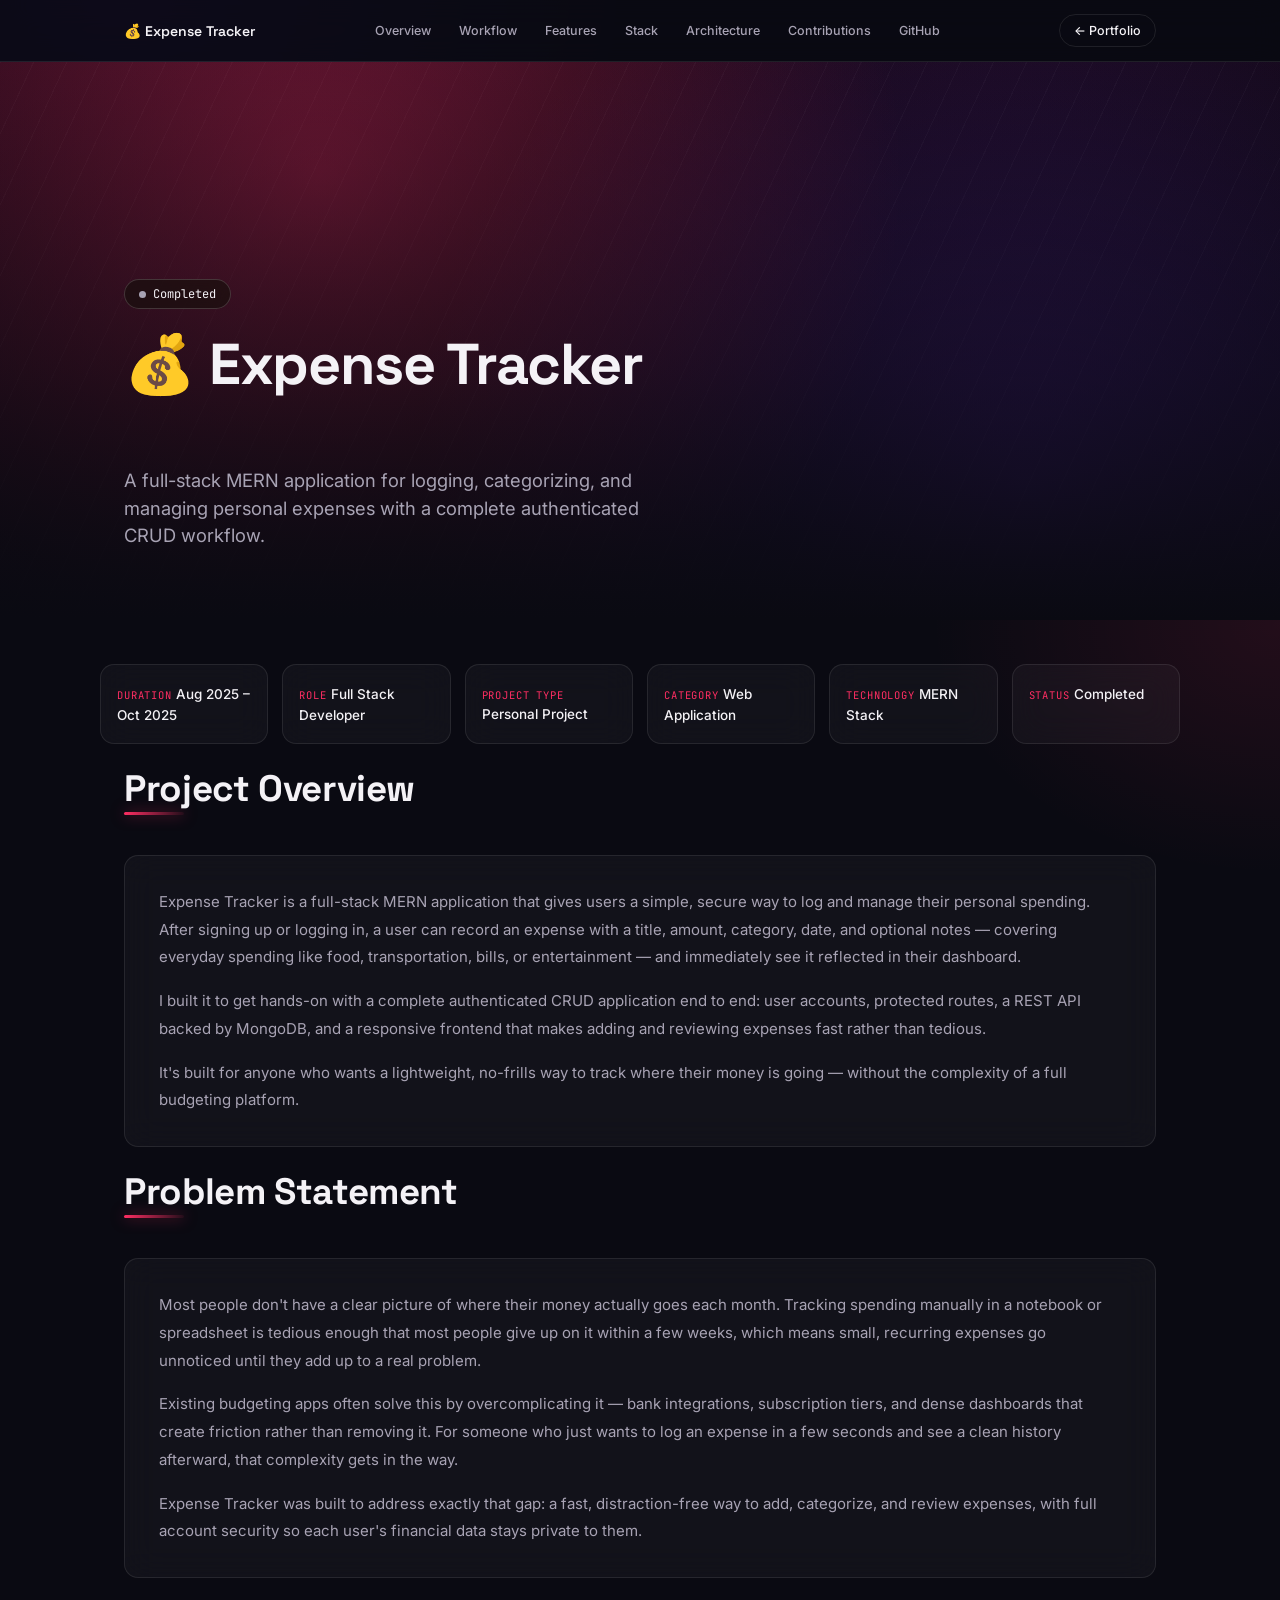
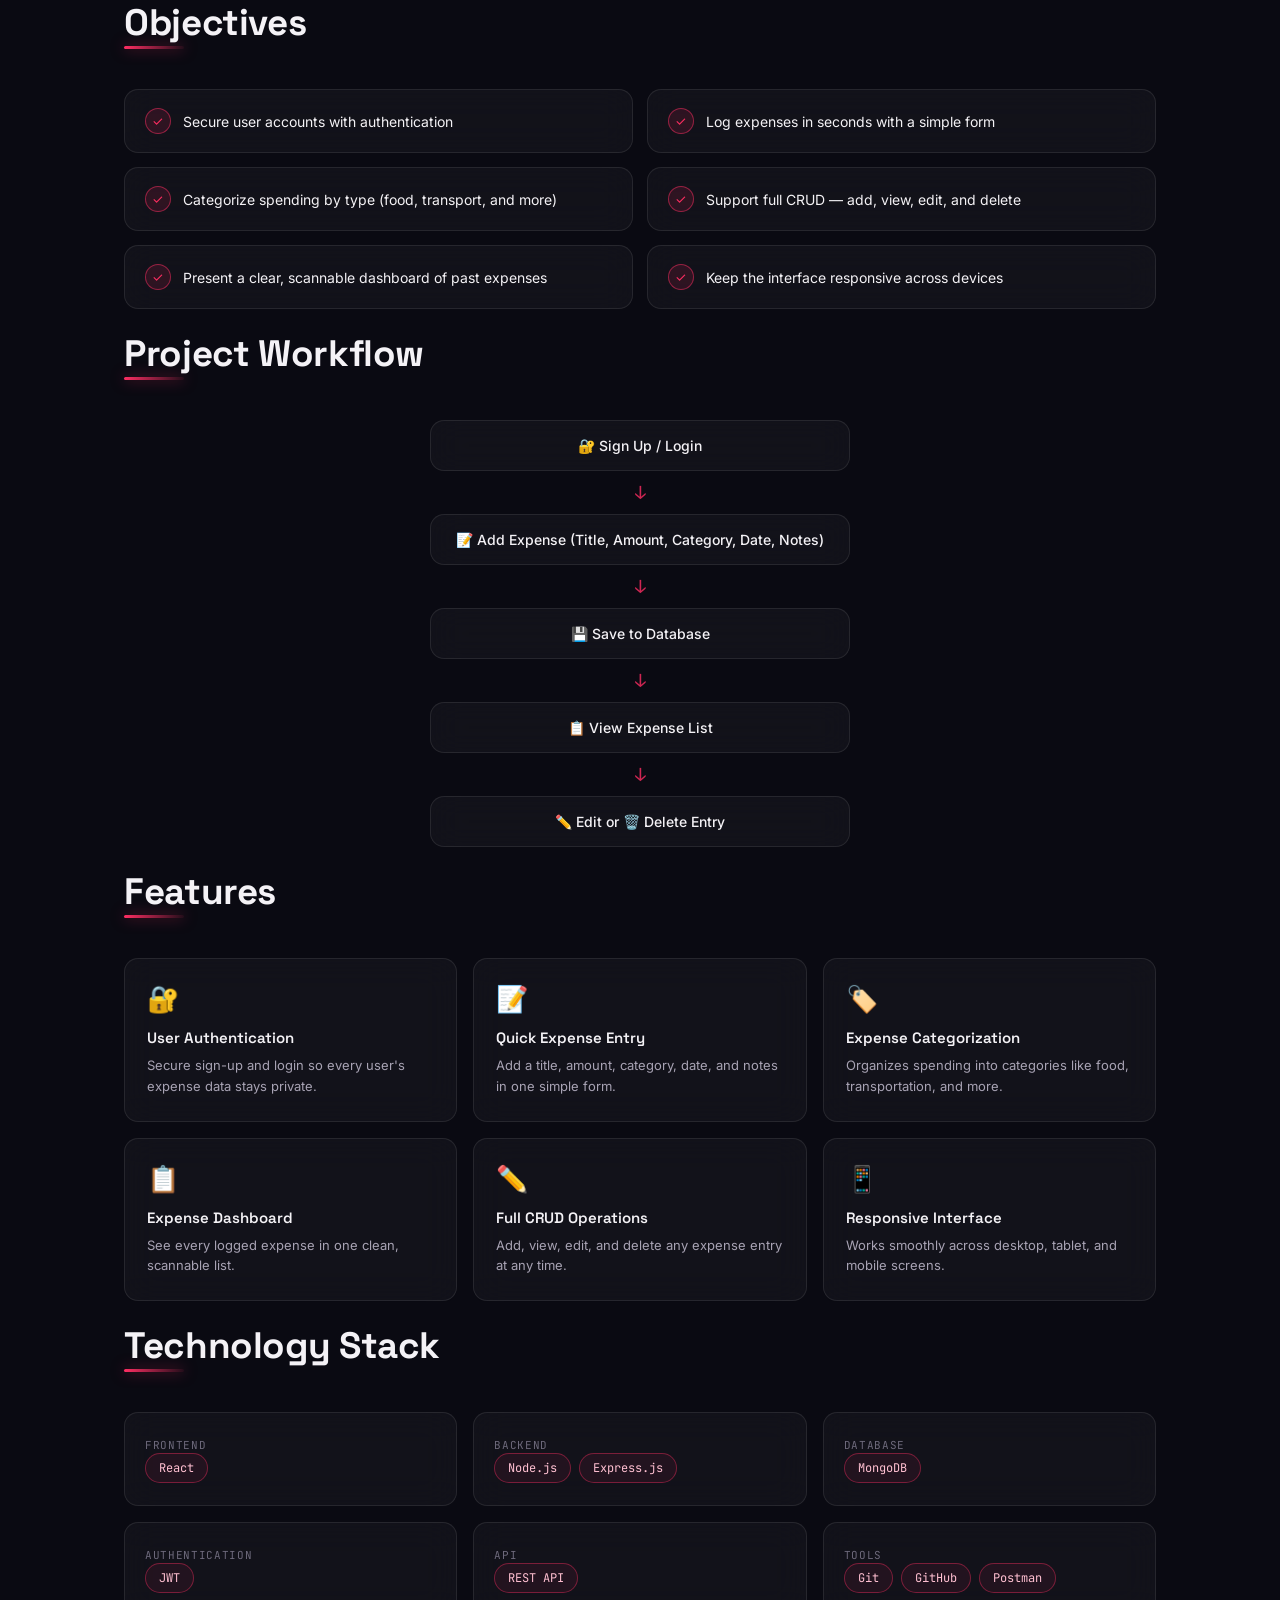
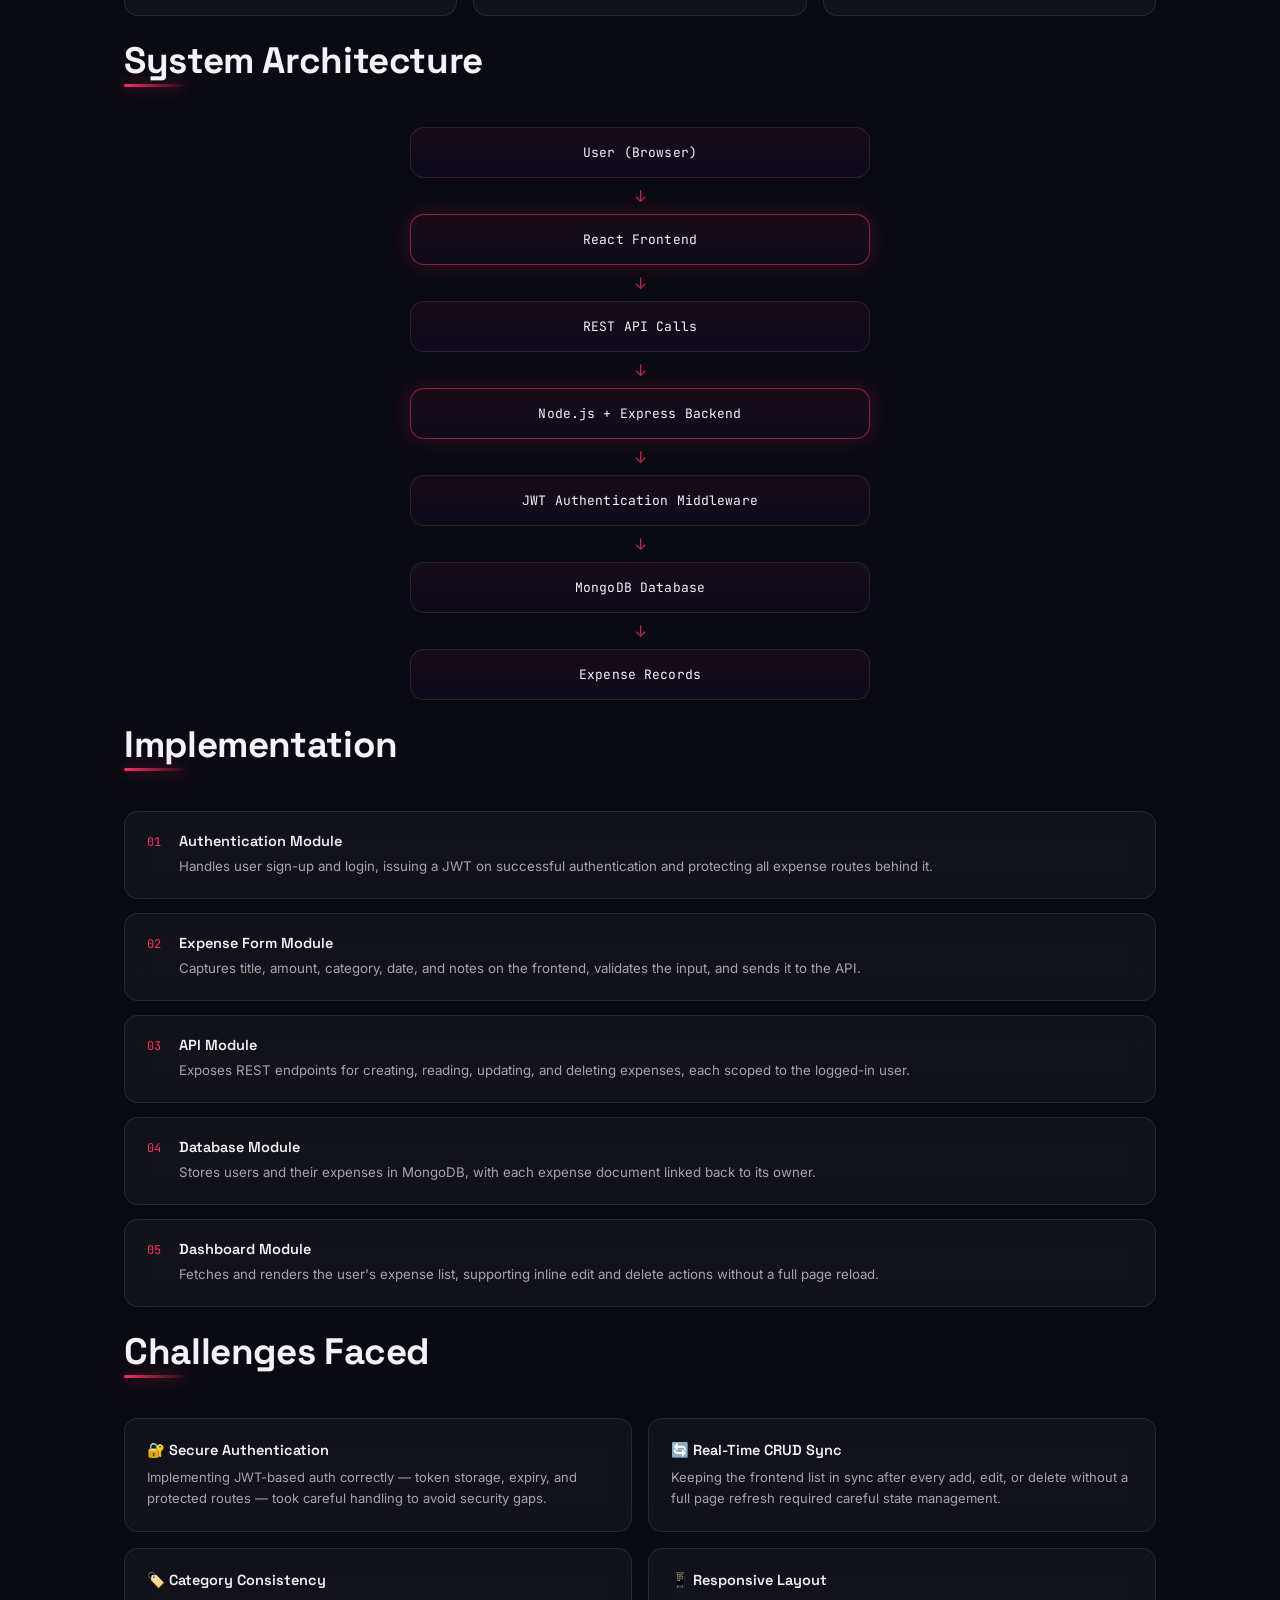
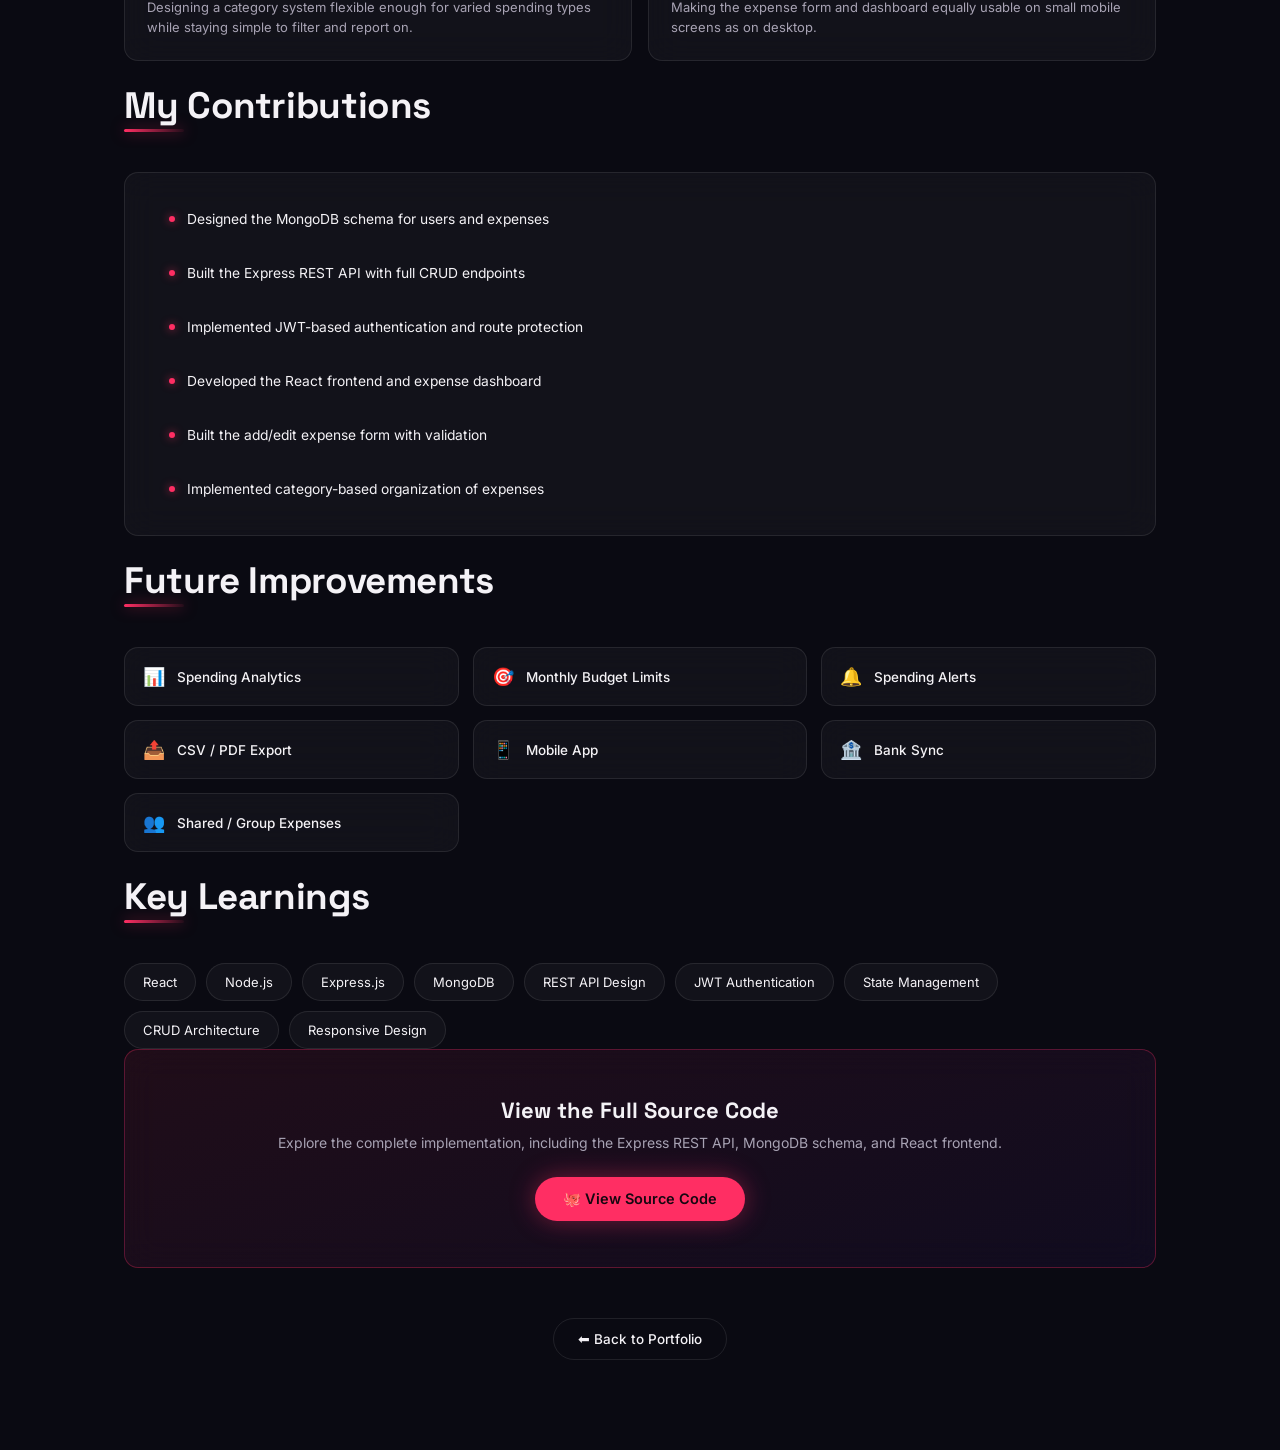
<file: expense.html>
<!DOCTYPE html>
<html lang="en">
<head>
<meta charset="UTF-8">
<meta name="viewport" content="width=device-width, initial-scale=1.0">
<title>Expense Tracker — Project Case Study</title>
<link rel="preconnect" href="https://fonts.googleapis.com">
<link href="https://fonts.googleapis.com/css2?family=Space+Grotesk:wght@500;600;700&family=Inter:wght@400;500;600;700&family=JetBrains+Mono:wght@400;500&display=swap" rel="stylesheet">
<style>

  /* ============================================================
     TOKENS — shared with the Projects grid for visual consistency
     ============================================================ */
  :root{
    --bg:            #0a0a12;
    --surface:       rgba(255,255,255,0.035);
    --surface-2:     rgba(255,255,255,0.05);
    --border:        rgba(255,255,255,0.09);
    --border-hover:  rgba(255,46,99,0.5);
    --pink:          #ff2e63;
    --pink-soft:     rgba(255,46,99,0.12);
    --violet:        #6c2bd9;
    --green:         #35e07a;
    --text:          #f4f2f6;
    --text-dim:      #a8a3b4;
    --text-faint:    #6e6a7c;
    --radius-lg:     22px;
    --radius-md:     14px;
    --radius-sm:     999px;
    --font-display:  'Space Grotesk', sans-serif;
    --font-body:     'Inter', sans-serif;
    --font-mono:     'JetBrains Mono', monospace;
    --ease:          cubic-bezier(0.22, 1, 0.36, 1);
    --maxw:          1080px;
  }

  *{ margin:0; padding:0; box-sizing:border-box; }

  html{ scroll-behavior: smooth; }

  body{
    background:
      radial-gradient(ellipse 900px 500px at 10% 0%, rgba(108,43,217,0.14), transparent 55%),
      radial-gradient(ellipse 700px 500px at 100% 10%, rgba(255,46,99,0.10), transparent 50%),
      var(--bg);
    color: var(--text);
    font-family: var(--font-body);
    -webkit-font-smoothing: antialiased;
    overflow-x: hidden;
  }

  @media (prefers-reduced-motion: reduce){
    html{ scroll-behavior: auto; }
    *{ animation-duration: 0.01ms !important; transition-duration: 0.01ms !important; }
  }

  a{ color: inherit; text-decoration: none; }

  .wrap{ max-width: var(--maxw); margin: 0 auto; padding: 0 24px; }

  .reveal{
    opacity: 0;
    transform: translateY(28px);
    transition: opacity 0.7s var(--ease), transform 0.7s var(--ease);
  }
  .reveal.is-visible{ opacity: 1; transform: translateY(0); }

  section{ padding: 88px 0; }
  @media (max-width: 720px){ section{ padding: 60px 0; } }

  .eyebrow{
    font-family: var(--font-mono);
    font-size: 12px;
    letter-spacing: 0.16em;
    text-transform: uppercase;
    color: var(--pink);
    display: block;
    margin-bottom: 10px;
  }

  .section-title{
    font-family: var(--font-display);
    font-weight: 700;
    font-size: clamp(1.7rem, 3.2vw, 2.3rem);
    letter-spacing: -0.01em;
    margin-top: 21px;
  }

  .section-underline{
    width: 60px; height: 3px; border-radius: 2px;
    background: linear-gradient(90deg, var(--pink), rgba(255,46,99,0.1));
    box-shadow: 0 0 14px rgba(255,46,99,0.5);
    margin-bottom: 40px;
  }

  .section-lede{
    color: var(--text-dim);
    font-size: 15px;
    max-width: 640px;
    margin-bottom: 36px;
    line-height: 1.7;
  }

  .glass-card{
    background: var(--surface);
    border: 1px solid var(--border);
    border-radius: var(--radius-md);
    backdrop-filter: blur(16px);
    -webkit-backdrop-filter: blur(16px);
    transition: transform 0.35s var(--ease), border-color 0.35s var(--ease), box-shadow 0.35s var(--ease);
  }
  .glass-card:hover{
    transform: translateY(-4px);
    border-color: var(--border-hover);
    box-shadow: 0 14px 34px rgba(255,46,99,0.14);
  }

  /* ============================================================
     STICKY MINI NAV
     ============================================================ */
  .mini-nav{
    position: sticky;
    top: 0;
    z-index: 50;
    background: rgba(10,10,18,0.72);
    backdrop-filter: blur(14px);
    -webkit-backdrop-filter: blur(14px);
    border-bottom: 1px solid var(--border);
  }

  .mini-nav-inner{
    max-width: var(--maxw);
    margin: 0 auto;
    padding: 14px 24px;
    display: flex;
    align-items: center;
    justify-content: space-between;
    gap: 20px;
  }

  .mini-nav-brand{
    font-family: var(--font-display);
    font-weight: 600;
    font-size: 14px;
    white-space: nowrap;
  }

  .mini-nav-links{
    display: flex;
    gap: 4px;
    overflow-x: auto;
    scrollbar-width: none;
  }
  .mini-nav-links::-webkit-scrollbar{ display: none; }

  .mini-nav-links a{
    font-size: 12.5px;
    font-weight: 500;
    color: var(--text-dim);
    padding: 8px 12px;
    border-radius: var(--radius-sm);
    white-space: nowrap;
    transition: color 0.25s var(--ease), background 0.25s var(--ease);
  }
  .mini-nav-links a:hover{ color: var(--text); background: var(--surface-2); }

  .mini-nav-back{
    flex-shrink: 0;
    font-size: 12.5px;
    font-weight: 500;
    padding: 8px 14px;
    border-radius: var(--radius-sm);
    border: 1px solid var(--border);
    transition: border-color 0.25s var(--ease), background 0.25s var(--ease);
  }
  .mini-nav-back:hover{ border-color: var(--pink); background: var(--pink-soft); }

  /* ============================================================
     HERO
     ============================================================ */
  .hero{
    position: relative;
    padding: 0;
    height: 62vh;
    min-height: 420px;
    max-height: 560px;
    display: flex;
    align-items: flex-end;
    overflow: hidden;
  }

  .hero-banner{
    position: absolute;
    inset: 0;
    background:
      radial-gradient(circle at 25% 20%, rgba(255,46,99,0.4), transparent 55%),
      radial-gradient(circle at 80% 75%, rgba(108,43,217,0.35), transparent 55%),
      repeating-linear-gradient(115deg, rgba(255,255,255,0.035) 0px, rgba(255,255,255,0.035) 1px, transparent 1px, transparent 30px),
      linear-gradient(160deg, #22091a, #0a0710 75%);
  }

  .hero-banner-img{
    position: absolute;
    inset: 0;
    width: 100%;
    height: 100%;
    object-fit: cover;
    opacity: 0.55;
    mix-blend-mode: luminosity;
  }

  .hero-scrim{
    position: absolute;
    inset: 0;
    background: linear-gradient(180deg, rgba(10,10,18,0.15) 0%, rgba(10,10,18,0.55) 55%, var(--bg) 100%);
  }

  .hero-content{
    position: relative;
    z-index: 2;
    width: 100%;
    padding-bottom: 44px;
  }

  .hero-status{
    display: inline-flex;
    align-items: center;
    gap: 7px;
    padding: 6px 14px;
    border-radius: var(--radius-sm);
    background: rgba(20,10,16,0.6);
    border: 1px solid rgba(255,255,255,0.16);
    backdrop-filter: blur(10px);
    font-family: var(--font-mono);
    font-size: 12px;
    margin-bottom: 18px;
  }

  .status-dot{
    width: 7px; height: 7px; border-radius: 50%;
    background: var(--green);
    box-shadow: 0 0 8px rgba(53,224,122,0.9);
  }

  .hero-title{
    font-family: var(--font-display);
    font-weight: 700;
    font-size: clamp(2.2rem, 6vw, 3.6rem);
    letter-spacing: -0.02em;
    margin-bottom: 66px;
  }

  .hero-tagline{
    font-size: clamp(1rem, 2vw, 1.15rem);
    color: var(--text-dim);
    max-width: 560px;
    line-height: 1.5;
    margin-bottom: 26px;
  }


  /* ============================================================
     QUICK INFO CARDS
     ============================================================ */
  .info-strip{
    padding: 44px 0 0;
  }

  .info-grid{
    display: grid;
    grid-template-columns: repeat(6, 1fr);
    gap: 14px;
  }

  @media (max-width: 900px){ .info-grid{ grid-template-columns: repeat(3, 1fr); } }
  @media (max-width: 560px){ .info-grid{ grid-template-columns: repeat(2, 1fr); } }

  .info-card{
    padding: 18px 16px;
    text-align: left;
  }

  .info-label{
    font-family: var(--font-mono);
    font-size: 10.5px;
    letter-spacing: 0.08em;
    text-transform: uppercase;
    color: var(--pink);
    margin-bottom: 18px;
  }

  .info-value{
    font-size: 13.5px;
    font-weight: 500;
    line-height: 1.4;
  }

  /* ============================================================
     PROSE SECTIONS (Overview / Problem Statement)
     ============================================================ */
  .prose-card{
    padding: 32px 34px;
  }

  .prose-card p{
    font-size: 15px;
    line-height: 1.85;
    color: var(--text-dim);
  }

  .prose-card p + p{ margin-top: 16px; }

  /* ============================================================
     OBJECTIVES
     ============================================================ */
  .objectives-grid{
    display: grid;
    grid-template-columns: repeat(2, 1fr);
    gap: 14px;
  }
  @media (max-width: 640px){ .objectives-grid{ grid-template-columns: 1fr; } }

  .objective-item{
    display: flex;
    align-items: flex-start;
    gap: 12px;
    padding: 18px 20px;
  }

  .objective-check{
    flex-shrink: 0;
    width: 26px; height: 26px;
    border-radius: 50%;
    background: var(--pink-soft);
    border: 1px solid rgba(255,46,99,0.5);
    display: flex; align-items: center; justify-content: center;
    font-size: 13px;
    color: var(--pink);
  }

  .objective-text{ font-size: 14px; color: var(--text); line-height: 1.5; padding-top: 3px; }

  /* ============================================================
     WORKFLOW (vertical flow)
     ============================================================ */
  .workflow{
    display: flex;
    flex-direction: column;
    align-items: center;
    gap: 0;
  }

  .workflow-step{
    width: 100%;
    max-width: 420px;
    padding: 16px 22px;
    text-align: center;
    font-size: 14px;
    font-weight: 500;
  }

  .workflow-arrow{
    font-family: var(--font-mono);
    color: var(--pink);
    font-size: 18px;
    padding: 10px 0;
    opacity: 0.8;
  }

  /* ============================================================
     FEATURES
     ============================================================ */
  .features-grid{
    display: grid;
    grid-template-columns: repeat(3, 1fr);
    gap: 16px;
  }
  @media (max-width: 900px){ .features-grid{ grid-template-columns: repeat(2, 1fr); } }
  @media (max-width: 560px){ .features-grid{ grid-template-columns: 1fr; } }

  .feature-card{
    padding: 24px 22px;
  }

  .feature-icon{ font-size: 26px; margin-bottom: 14px; display: block; }
  .feature-title{ font-family: var(--font-display); font-weight: 600; font-size: 15px; margin-bottom: 8px; }
  .feature-desc{ font-size: 13px; color: var(--text-dim); line-height: 1.6; }

  /* ============================================================
     TECH STACK
     ============================================================ */
  .stack-grid{
    display: grid;
    grid-template-columns: repeat(3, 1fr);
    gap: 16px;
  }
  @media (max-width: 900px){ .stack-grid{ grid-template-columns: repeat(2, 1fr); } }
  @media (max-width: 560px){ .stack-grid{ grid-template-columns: 1fr; } }

  .stack-card{ padding: 20px 20px 22px; }

  .stack-cat{
    font-family: var(--font-mono);
    font-size: 11px;
    letter-spacing: 0.06em;
    text-transform: uppercase;
    color: var(--text-faint);
    margin-bottom: 12px;
  }

  .stack-pills{ display: flex; flex-wrap: wrap; gap: 8px; }

  .stack-pill{
    font-family: var(--font-mono);
    font-size: 12px;
    padding: 6px 13px;
    border-radius: var(--radius-sm);
    border: 1px solid rgba(255,46,99,0.4);
    background: rgba(255,46,99,0.07);
    color: #ffc0d2;
  }

  /* ============================================================
     ARCHITECTURE (vertical flow, distinct styling from workflow)
     ============================================================ */
  .arch-flow{
    display: flex;
    flex-direction: column;
    align-items: center;
  }

  .arch-node{
    width: 100%;
    max-width: 460px;
    padding: 16px 22px;
    text-align: center;
    font-family: var(--font-mono);
    font-size: 13px;
    letter-spacing: 0.01em;
    border: 1px solid var(--border);
    border-radius: var(--radius-md);
    background: linear-gradient(180deg, rgba(255,46,99,0.06), rgba(108,43,217,0.05));
  }

  .arch-node.emphasis{
    border-color: rgba(255,46,99,0.55);
    box-shadow: 0 0 22px rgba(255,46,99,0.18);
  }

  .arch-arrow{
    color: var(--pink);
    font-size: 16px;
    padding: 8px 0;
    opacity: 0.75;
  }

  /* ============================================================
     IMPLEMENTATION MODULES
     ============================================================ */
  .modules-list{ display: flex; flex-direction: column; gap: 14px; }

  .module-item{
    display: flex;
    gap: 18px;
    padding: 20px 22px;
    align-items: flex-start;
  }

  .module-index{
    font-family: var(--font-mono);
    font-size: 12px;
    color: var(--pink);
    flex-shrink: 0;
    padding-top: 2px;
  }

  .module-body h4{
    font-family: var(--font-display);
    font-size: 14.5px;
    font-weight: 600;
    margin-bottom: 6px;
  }

  .module-body p{
    font-size: 13.3px;
    color: var(--text-dim);
    line-height: 1.65;
  }

  /* ============================================================
     CHALLENGES
     ============================================================ */
  .challenges-grid{
    display: grid;
    grid-template-columns: repeat(2, 1fr);
    gap: 16px;
  }
  @media (max-width: 640px){ .challenges-grid{ grid-template-columns: 1fr; } }

  .challenge-card{ padding: 22px 22px; }
  .challenge-title{ font-family: var(--font-display); font-weight: 600; font-size: 14.5px; margin-bottom: 8px; display:flex; align-items:center; gap:8px; }
  .challenge-desc{ font-size: 13px; color: var(--text-dim); line-height: 1.6; }

  /* ============================================================
     CONTRIBUTIONS
     ============================================================ */
  .contrib-list{ display: flex; flex-direction: column; gap: 10px; }

  .contrib-item{
    display: flex;
    align-items: center;
    gap: 12px;
    padding: 14px 18px;
    font-size: 13.8px;
  }

  .contrib-dot{
    width: 6px; height: 6px; border-radius: 50%;
    background: var(--pink);
    box-shadow: 0 0 8px rgba(255,46,99,0.7);
    flex-shrink: 0;
  }

  /* ============================================================
     SCREENSHOTS
     ============================================================ */
  /* ============================================================
     FUTURE IMPROVEMENTS
     ============================================================ */
  .future-grid{
    display: grid;
    grid-template-columns: repeat(3, 1fr);
    gap: 14px;
  }
  @media (max-width: 900px){ .future-grid{ grid-template-columns: repeat(2, 1fr); } }
  @media (max-width: 560px){ .future-grid{ grid-template-columns: 1fr; } }

  .future-card{
    padding: 18px 18px;
    display: flex;
    align-items: center;
    gap: 12px;
    font-size: 13.5px;
    font-weight: 500;
  }

  .future-icon{ font-size: 18px; }

  /* ============================================================
     KEY LEARNINGS
     ============================================================ */
  .learnings-wrap{ display: flex; flex-wrap: wrap; gap: 10px; }

  .learning-pill{
    font-size: 13px;
    padding: 10px 18px;
    border-radius: var(--radius-sm);
    border: 1px solid var(--border);
    background: var(--surface);
    transition: border-color 0.3s var(--ease), background 0.3s var(--ease), transform 0.3s var(--ease);
  }
  .learning-pill:hover{
    border-color: var(--pink);
    background: var(--pink-soft);
    transform: translateY(-2px);
  }

  /* ============================================================
     GITHUB CTA
     ============================================================ */
  .github-card{
    padding: 46px 40px;
    text-align: center;
    background: linear-gradient(160deg, rgba(255,46,99,0.09), rgba(108,43,217,0.07));
    border: 1px solid rgba(255,46,99,0.3);
  }

  .github-card h3{
    font-family: var(--font-display);
    font-size: 22px;
    font-weight: 700;
    margin-bottom: 10px;
  }

  .github-card p{
    color: var(--text-dim);
    font-size: 14px;
    margin-bottom: 26px;
  }

  .github-btn{
    display: inline-flex;
    align-items: center;
    gap: 10px;
    padding: 13px 28px;
    border-radius: var(--radius-sm);
    background: var(--pink);
    color: #150710;
    font-weight: 600;
    font-size: 14.5px;
    box-shadow: 0 0 26px rgba(255,46,99,0.4);
    transition: transform 0.3s var(--ease), box-shadow 0.3s var(--ease);
  }
  .github-btn:hover{
    transform: translateY(-3px);
    box-shadow: 0 0 36px rgba(255,46,99,0.55);
  }

  /* ============================================================
     BACK TO PORTFOLIO (footer)
     ============================================================ */
  .back-footer{
    padding: 50px 0 90px;
    text-align: center;
  }

  .back-link{
    display: inline-flex;
    align-items: center;
    gap: 8px;
    padding: 12px 24px;
    border-radius: var(--radius-sm);
    border: 1px solid var(--border);
    font-size: 13.5px;
    font-weight: 500;
    transition: border-color 0.3s var(--ease), background 0.3s var(--ease), transform 0.3s var(--ease);
  }
  .back-link:hover{
    border-color: var(--pink);
    background: var(--pink-soft);
    transform: translateY(-2px);
  }

</style>
</head>
<body>

<!-- ============================================================
     STICKY MINI NAVIGATION
     ============================================================ -->
<nav class="mini-nav">
  <div class="mini-nav-inner">
    <span class="mini-nav-brand">💰 Expense Tracker</span>
    <div class="mini-nav-links">
      <a href="#overview">Overview</a>
      <a href="#workflow">Workflow</a>
      <a href="#features">Features</a>
      <a href="#stack">Stack</a>
      <a href="#architecture">Architecture</a>
      <a href="#contributions">Contributions</a>
      <a href="#github">GitHub</a>
    </div>
    <a class="mini-nav-back" href="index.html">← Portfolio</a>
  </div>
</nav>

<!-- ============================================================
     HERO
     ============================================================ -->
<header class="hero">
  <div class="hero-banner">
    <!-- Replace with your own screenshot: <img class="hero-banner-img" src="YOUR-IMAGE.jpg" alt=""> -->
  </div>
  <div class="hero-scrim"></div>
  <div class="hero-content wrap">
    <span class="hero-status" style="background: rgba(20,16,10,0.6);"><span class="status-dot" style="background:#a8a3b4; box-shadow:none;"></span>Completed</span>
    <h1 class="hero-title">💰 Expense Tracker</h1>
    <p class="hero-tagline">A full-stack MERN application for logging, categorizing, and managing personal expenses with a complete authenticated CRUD workflow.</p>
  </div>
</header>

<!-- ============================================================
     QUICK INFO STRIP
     ============================================================ -->
<section class="info-strip wrap">
  <div class="info-grid">
    <div class="glass-card info-card">
      <span class="info-label">Duration</span>
      <span class="info-value">Aug 2025 – Oct 2025</span>
    </div>
    <div class="glass-card info-card">
      <span class="info-label">Role</span>
      <span class="info-value">Full Stack Developer</span>
    </div>
    <div class="glass-card info-card">
      <span class="info-label">Project Type</span>
      <span class="info-value">Personal Project</span>
    </div>
    <div class="glass-card info-card">
      <span class="info-label">Category</span>
      <span class="info-value">Web Application</span>
    </div>
    <div class="glass-card info-card">
      <span class="info-label">Technology</span>
      <span class="info-value">MERN Stack</span>
    </div>
    <div class="glass-card info-card">
      <span class="info-label">Status</span>
      <span class="info-value">Completed</span>
    </div>
  </div>
</section>

<!-- ============================================================
     PROJECT OVERVIEW
     ============================================================ -->
<section id="overview" class="wrap">
  <div class="reveal">
    <h2 class="section-title">Project Overview</h2>
    <div class="section-underline"></div>
    <div class="glass-card prose-card">
      <p>Expense Tracker is a full-stack MERN application that gives users a simple, secure way to log and manage their personal spending. After signing up or logging in, a user can record an expense with a title, amount, category, date, and optional notes — covering everyday spending like food, transportation, bills, or entertainment — and immediately see it reflected in their dashboard.</p>
      <p>I built it to get hands-on with a complete authenticated CRUD application end to end: user accounts, protected routes, a REST API backed by MongoDB, and a responsive frontend that makes adding and reviewing expenses fast rather than tedious.</p>
      <p>It's built for anyone who wants a lightweight, no-frills way to track where their money is going — without the complexity of a full budgeting platform.</p>
    </div>
  </div>
</section>

<!-- ============================================================
     PROBLEM STATEMENT
     ============================================================ -->
<section class="wrap">
  <div class="reveal">
    <h2 class="section-title">Problem Statement</h2>
    <div class="section-underline"></div>
    <div class="glass-card prose-card">
      <p>Most people don't have a clear picture of where their money actually goes each month. Tracking spending manually in a notebook or spreadsheet is tedious enough that most people give up on it within a few weeks, which means small, recurring expenses go unnoticed until they add up to a real problem.</p>
      <p>Existing budgeting apps often solve this by overcomplicating it — bank integrations, subscription tiers, and dense dashboards that create friction rather than removing it. For someone who just wants to log an expense in a few seconds and see a clean history afterward, that complexity gets in the way.</p>
      <p>Expense Tracker was built to address exactly that gap: a fast, distraction-free way to add, categorize, and review expenses, with full account security so each user's financial data stays private to them.</p>
    </div>
  </div>
</section>

<!-- ============================================================
     OBJECTIVES
     ============================================================ -->
<section class="wrap">
  <div class="reveal">
    <h2 class="section-title">Objectives</h2>
    <div class="section-underline"></div>
    <div class="objectives-grid">
      <div class="glass-card objective-item"><span class="objective-check">✓</span><span class="objective-text">Secure user accounts with authentication</span></div>
      <div class="glass-card objective-item"><span class="objective-check">✓</span><span class="objective-text">Log expenses in seconds with a simple form</span></div>
      <div class="glass-card objective-item"><span class="objective-check">✓</span><span class="objective-text">Categorize spending by type (food, transport, and more)</span></div>
      <div class="glass-card objective-item"><span class="objective-check">✓</span><span class="objective-text">Support full CRUD — add, view, edit, and delete</span></div>
      <div class="glass-card objective-item"><span class="objective-check">✓</span><span class="objective-text">Present a clear, scannable dashboard of past expenses</span></div>
      <div class="glass-card objective-item"><span class="objective-check">✓</span><span class="objective-text">Keep the interface responsive across devices</span></div>
    </div>
  </div>
</section>

<!-- ============================================================
     PROJECT WORKFLOW
     ============================================================ -->
<section id="workflow" class="wrap">
  <div class="reveal">
    <h2 class="section-title">Project Workflow</h2>
    <div class="section-underline"></div>
    <div class="workflow">
      <div class="glass-card workflow-step">🔐 Sign Up / Login</div>
      <div class="workflow-arrow">↓</div>
      <div class="glass-card workflow-step">📝 Add Expense (Title, Amount, Category, Date, Notes)</div>
      <div class="workflow-arrow">↓</div>
      <div class="glass-card workflow-step">💾 Save to Database</div>
      <div class="workflow-arrow">↓</div>
      <div class="glass-card workflow-step">📋 View Expense List</div>
      <div class="workflow-arrow">↓</div>
      <div class="glass-card workflow-step">✏️ Edit or 🗑️ Delete Entry</div>
    </div>
  </div>
</section>

<!-- ============================================================
     FEATURES
     ============================================================ -->
<section id="features" class="wrap">
  <div class="reveal">
    <h2 class="section-title">Features</h2>
    <div class="section-underline"></div>
    <div class="features-grid">
      <div class="glass-card feature-card">
        <span class="feature-icon">🔐</span>
        <h4 class="feature-title">User Authentication</h4>
        <p class="feature-desc">Secure sign-up and login so every user's expense data stays private.</p>
      </div>
      <div class="glass-card feature-card">
        <span class="feature-icon">📝</span>
        <h4 class="feature-title">Quick Expense Entry</h4>
        <p class="feature-desc">Add a title, amount, category, date, and notes in one simple form.</p>
      </div>
      <div class="glass-card feature-card">
        <span class="feature-icon">🏷️</span>
        <h4 class="feature-title">Expense Categorization</h4>
        <p class="feature-desc">Organizes spending into categories like food, transportation, and more.</p>
      </div>
      <div class="glass-card feature-card">
        <span class="feature-icon">📋</span>
        <h4 class="feature-title">Expense Dashboard</h4>
        <p class="feature-desc">See every logged expense in one clean, scannable list.</p>
      </div>
      <div class="glass-card feature-card">
        <span class="feature-icon">✏️</span>
        <h4 class="feature-title">Full CRUD Operations</h4>
        <p class="feature-desc">Add, view, edit, and delete any expense entry at any time.</p>
      </div>
      <div class="glass-card feature-card">
        <span class="feature-icon">📱</span>
        <h4 class="feature-title">Responsive Interface</h4>
        <p class="feature-desc">Works smoothly across desktop, tablet, and mobile screens.</p>
      </div>
    </div>
  </div>
</section>

<!-- ============================================================
     TECHNOLOGY STACK
     ============================================================ -->
<section id="stack" class="wrap">
  <div class="reveal">
    <h2 class="section-title">Technology Stack</h2>
    <div class="section-underline"></div>
    <div class="stack-grid">
      <div class="glass-card stack-card">
        <span class="stack-cat">Frontend</span>
        <div class="stack-pills"><span class="stack-pill">React</span></div>
      </div>
      <div class="glass-card stack-card">
        <span class="stack-cat">Backend</span>
        <div class="stack-pills"><span class="stack-pill">Node.js</span><span class="stack-pill">Express.js</span></div>
      </div>
      <div class="glass-card stack-card">
        <span class="stack-cat">Database</span>
        <div class="stack-pills"><span class="stack-pill">MongoDB</span></div>
      </div>
      <div class="glass-card stack-card">
        <span class="stack-cat">Authentication</span>
        <div class="stack-pills"><span class="stack-pill">JWT</span></div>
      </div>
      <div class="glass-card stack-card">
        <span class="stack-cat">API</span>
        <div class="stack-pills"><span class="stack-pill">REST API</span></div>
      </div>
      <div class="glass-card stack-card">
        <span class="stack-cat">Tools</span>
        <div class="stack-pills"><span class="stack-pill">Git</span><span class="stack-pill">GitHub</span><span class="stack-pill">Postman</span></div>
      </div>
    </div>
  </div>
</section>

<!-- ============================================================
     SYSTEM ARCHITECTURE
     ============================================================ -->
<section id="architecture" class="wrap">
  <div class="reveal">
    <h2 class="section-title">System Architecture</h2>
    <div class="section-underline"></div>
    <div class="arch-flow">
      <div class="arch-node">User (Browser)</div>
      <div class="arch-arrow">↓</div>
      <div class="arch-node emphasis">React Frontend</div>
      <div class="arch-arrow">↓</div>
      <div class="arch-node">REST API Calls</div>
      <div class="arch-arrow">↓</div>
      <div class="arch-node emphasis">Node.js + Express Backend</div>
      <div class="arch-arrow">↓</div>
      <div class="arch-node">JWT Authentication Middleware</div>
      <div class="arch-arrow">↓</div>
      <div class="arch-node">MongoDB Database</div>
      <div class="arch-arrow">↓</div>
      <div class="arch-node">Expense Records</div>
    </div>
  </div>
</section>

<!-- ============================================================
     IMPLEMENTATION
     ============================================================ -->
<section class="wrap">
  <div class="reveal">
    <h2 class="section-title">Implementation</h2>
    <div class="section-underline"></div>
    <div class="modules-list">
      <div class="glass-card module-item">
        <span class="module-index">01</span>
        <div class="module-body">
          <h4>Authentication Module</h4>
          <p>Handles user sign-up and login, issuing a JWT on successful authentication and protecting all expense routes behind it.</p>
        </div>
      </div>
      <div class="glass-card module-item">
        <span class="module-index">02</span>
        <div class="module-body">
          <h4>Expense Form Module</h4>
          <p>Captures title, amount, category, date, and notes on the frontend, validates the input, and sends it to the API.</p>
        </div>
      </div>
      <div class="glass-card module-item">
        <span class="module-index">03</span>
        <div class="module-body">
          <h4>API Module</h4>
          <p>Exposes REST endpoints for creating, reading, updating, and deleting expenses, each scoped to the logged-in user.</p>
        </div>
      </div>
      <div class="glass-card module-item">
        <span class="module-index">04</span>
        <div class="module-body">
          <h4>Database Module</h4>
          <p>Stores users and their expenses in MongoDB, with each expense document linked back to its owner.</p>
        </div>
      </div>
      <div class="glass-card module-item">
        <span class="module-index">05</span>
        <div class="module-body">
          <h4>Dashboard Module</h4>
          <p>Fetches and renders the user's expense list, supporting inline edit and delete actions without a full page reload.</p>
        </div>
      </div>
    </div>
  </div>
</section>

<!-- ============================================================
     CHALLENGES FACED
     ============================================================ -->
<section class="wrap">
  <div class="reveal">
    <h2 class="section-title">Challenges Faced</h2>
    <div class="section-underline"></div>
    <div class="challenges-grid">
      <div class="glass-card challenge-card">
        <h4 class="challenge-title">🔐 Secure Authentication</h4>
        <p class="challenge-desc">Implementing JWT-based auth correctly — token storage, expiry, and protected routes — took careful handling to avoid security gaps.</p>
      </div>
      <div class="glass-card challenge-card">
        <h4 class="challenge-title">🔄 Real-Time CRUD Sync</h4>
        <p class="challenge-desc">Keeping the frontend list in sync after every add, edit, or delete without a full page refresh required careful state management.</p>
      </div>
      <div class="glass-card challenge-card">
        <h4 class="challenge-title">🏷️ Category Consistency</h4>
        <p class="challenge-desc">Designing a category system flexible enough for varied spending types while staying simple to filter and report on.</p>
      </div>
      <div class="glass-card challenge-card">
        <h4 class="challenge-title">📱 Responsive Layout</h4>
        <p class="challenge-desc">Making the expense form and dashboard equally usable on small mobile screens as on desktop.</p>
      </div>
    </div>
  </div>
</section>

<!-- ============================================================
     MY CONTRIBUTIONS
     ============================================================ -->
<section id="contributions" class="wrap">
  <div class="reveal">
    <h2 class="section-title">My Contributions</h2>
    <div class="section-underline"></div>
    <div class="glass-card" style="padding: 24px 26px;">
      <div class="contrib-list">
        <div class="contrib-item"><span class="contrib-dot"></span>Designed the MongoDB schema for users and expenses</div>
        <div class="contrib-item"><span class="contrib-dot"></span>Built the Express REST API with full CRUD endpoints</div>
        <div class="contrib-item"><span class="contrib-dot"></span>Implemented JWT-based authentication and route protection</div>
        <div class="contrib-item"><span class="contrib-dot"></span>Developed the React frontend and expense dashboard</div>
        <div class="contrib-item"><span class="contrib-dot"></span>Built the add/edit expense form with validation</div>
        <div class="contrib-item"><span class="contrib-dot"></span>Implemented category-based organization of expenses</div>
      </div>
    </div>
  </div>
</section>

<!-- ============================================================
     SCREENSHOTS
     ============================================================ -->

<!-- ============================================================
     FUTURE IMPROVEMENTS
     ============================================================ -->
<section class="wrap">
  <div class="reveal">
    <h2 class="section-title">Future Improvements</h2>
    <div class="section-underline"></div>
    <div class="future-grid">
      <div class="glass-card future-card"><span class="future-icon">📊</span>Spending Analytics</div>
      <div class="glass-card future-card"><span class="future-icon">🎯</span>Monthly Budget Limits</div>
      <div class="glass-card future-card"><span class="future-icon">🔔</span>Spending Alerts</div>
      <div class="glass-card future-card"><span class="future-icon">📤</span>CSV / PDF Export</div>
      <div class="glass-card future-card"><span class="future-icon">📱</span>Mobile App</div>
      <div class="glass-card future-card"><span class="future-icon">🏦</span>Bank Sync</div>
      <div class="glass-card future-card"><span class="future-icon">👥</span>Shared / Group Expenses</div>
    </div>
  </div>
</section>

<!-- ============================================================
     KEY LEARNINGS
     ============================================================ -->
<section class="wrap">
  <div class="reveal">
    <h2 class="section-title">Key Learnings</h2>
    <div class="section-underline"></div>
    <div class="learnings-wrap">
      <span class="learning-pill">React</span>
      <span class="learning-pill">Node.js</span>
      <span class="learning-pill">Express.js</span>
      <span class="learning-pill">MongoDB</span>
      <span class="learning-pill">REST API Design</span>
      <span class="learning-pill">JWT Authentication</span>
      <span class="learning-pill">State Management</span>
      <span class="learning-pill">CRUD Architecture</span>
      <span class="learning-pill">Responsive Design</span>
    </div>
  </div>
</section>

<!-- ============================================================
     GITHUB REPOSITORY
     ============================================================ -->
<section id="github" class="wrap">
  <div class="reveal glass-card github-card">
    <h3>View the Full Source Code</h3>
    <p>Explore the complete implementation, including the Express REST API, MongoDB schema, and React frontend.</p>
    <a class="github-btn" href="https://github.com/kowsisp47/expense-tracker-mern" target="_blank" rel="noopener">🐙 View Source Code</a>
  </div>
</section>

<!-- ============================================================
     BACK TO PORTFOLIO
     ============================================================ -->
<footer class="back-footer wrap">
  <a class="back-link" href="index.html">⬅ Back to Portfolio</a>
</footer>

<script>
  // ============================================================
  // Scroll-reveal animation for each section — vanilla JS,
  // no dependencies. Adds .is-visible once a section enters
  // the viewport so the CSS transition can fade/slide it in.
  // ============================================================
  (function initScrollReveal(){
    const revealEls = document.querySelectorAll('.reveal');

    const observer = new IntersectionObserver((entries) => {
      entries.forEach((entry) => {
        if (entry.isIntersecting){
          entry.target.classList.add('is-visible');
          observer.unobserve(entry.target);
        }
      });
    }, { threshold: 0.15, rootMargin: '0px 0px -60px 0px' });

    revealEls.forEach((el) => observer.observe(el));
  })();
</script>

</body>
</html>
</file>
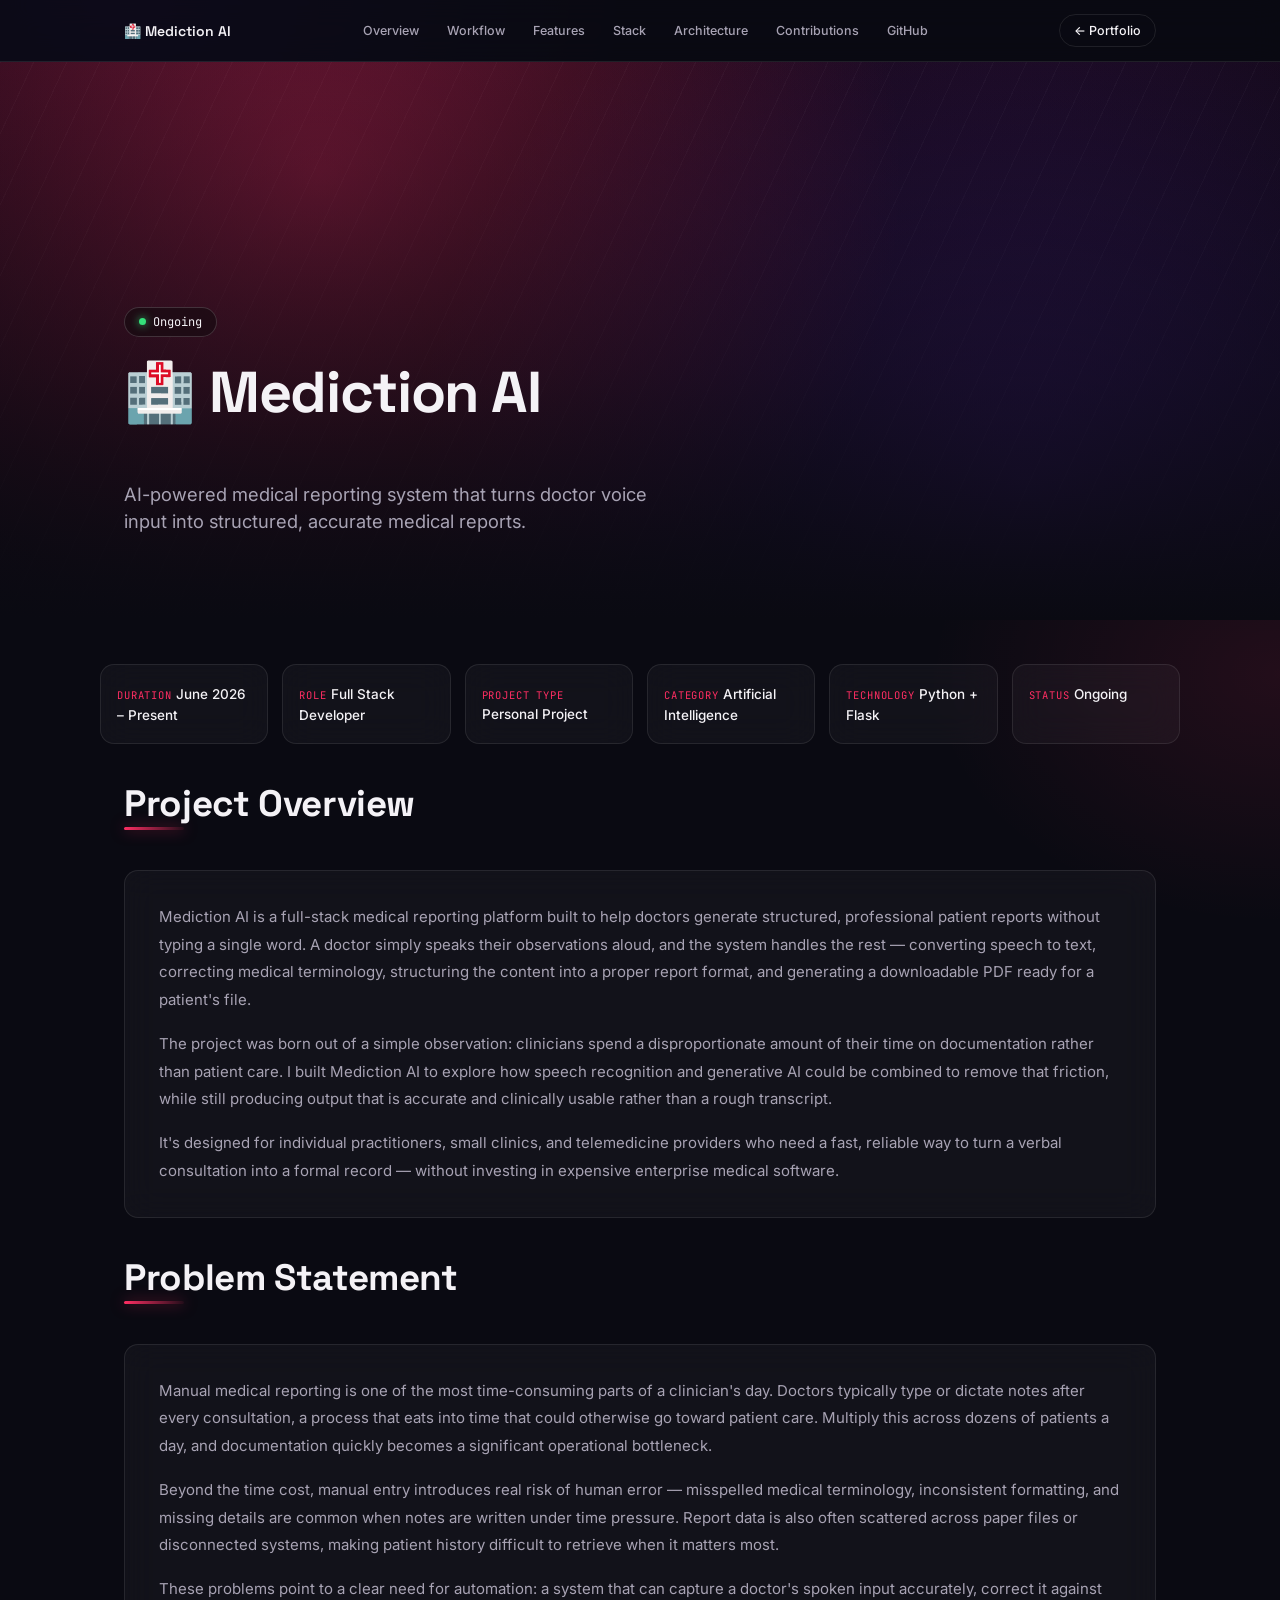
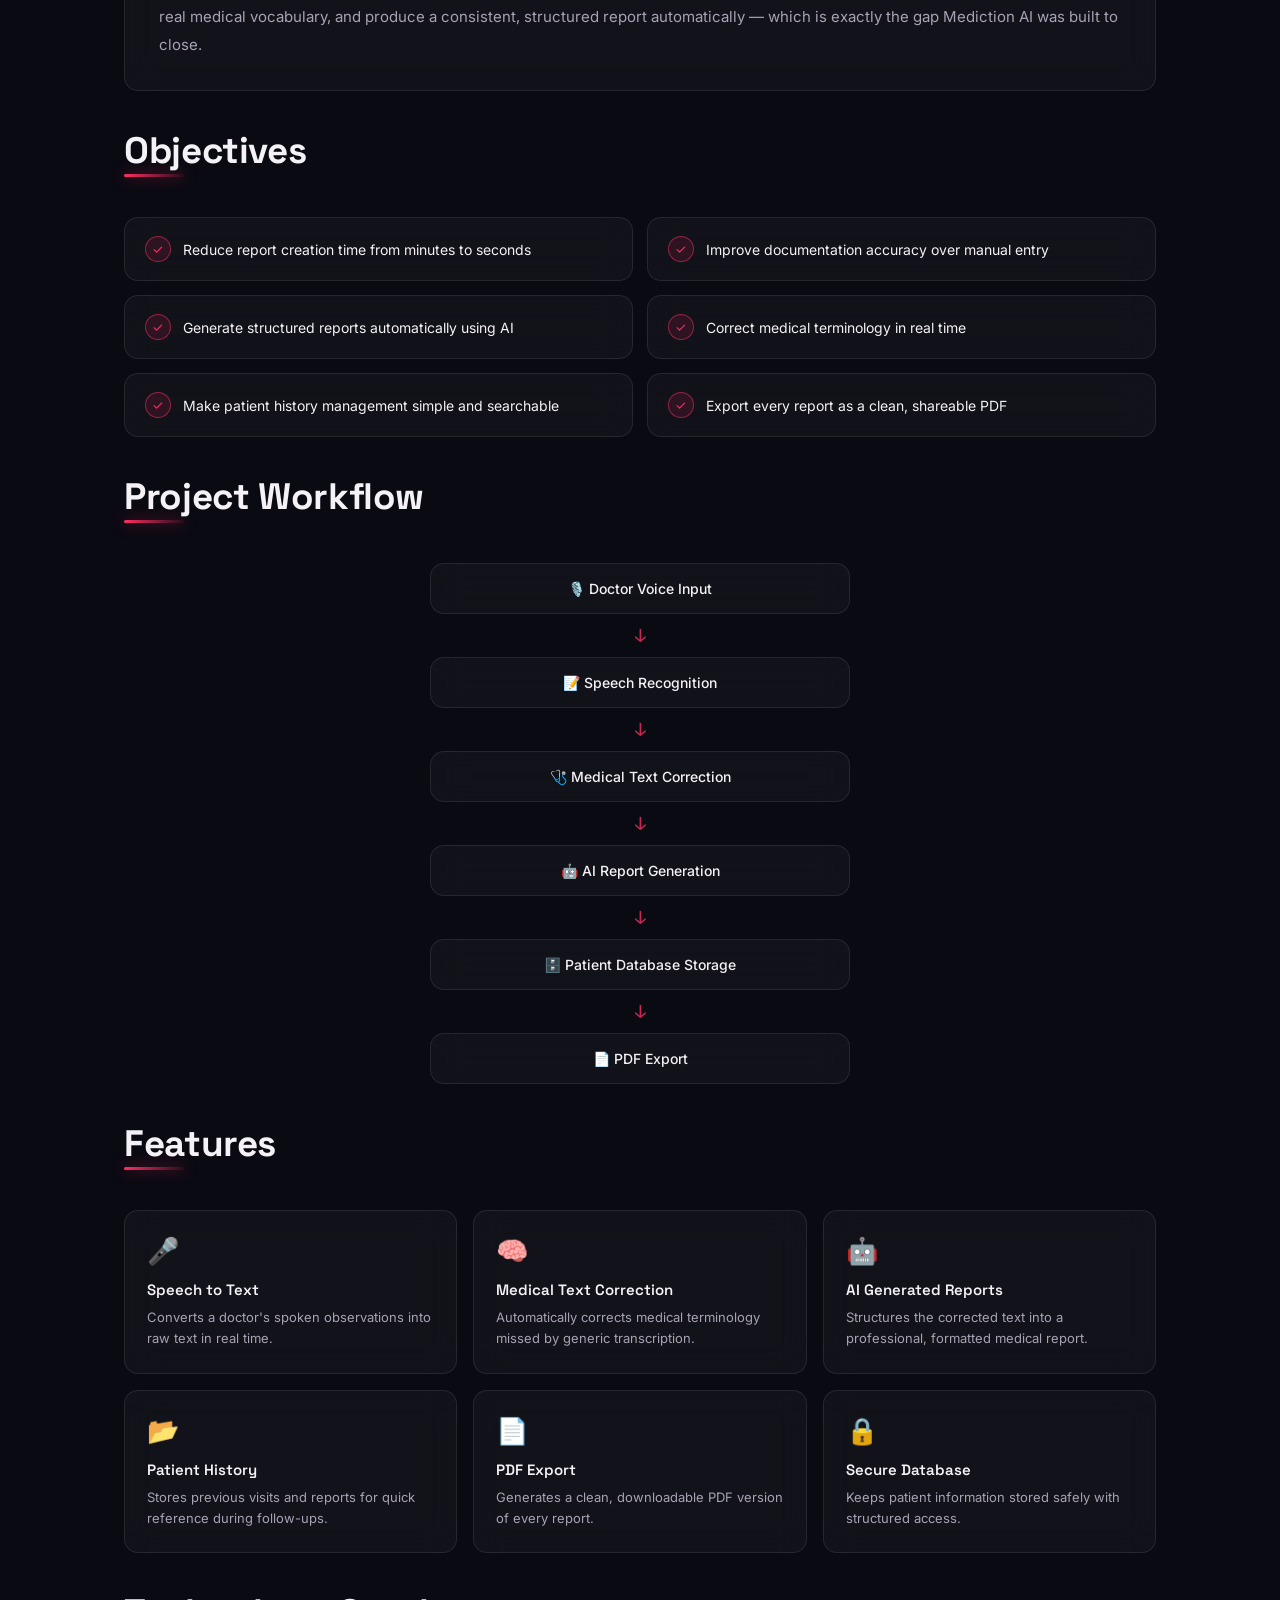
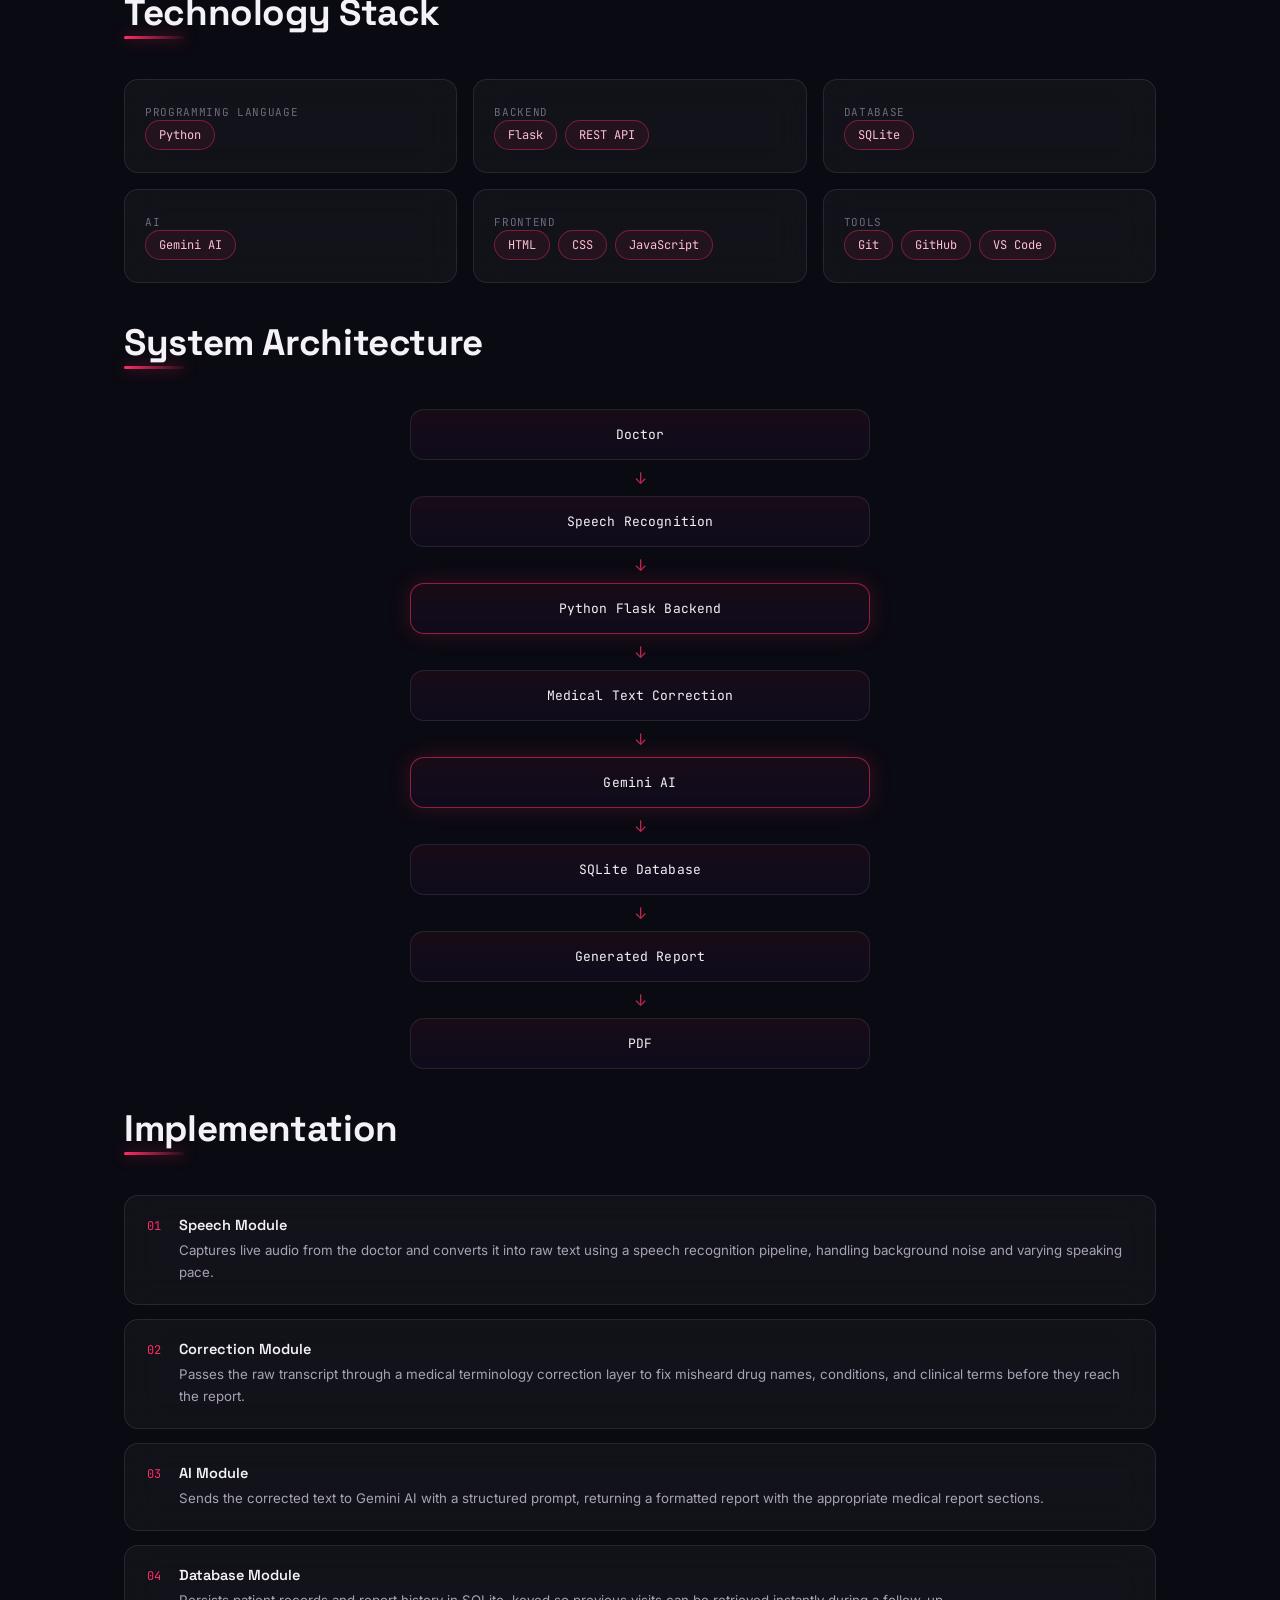
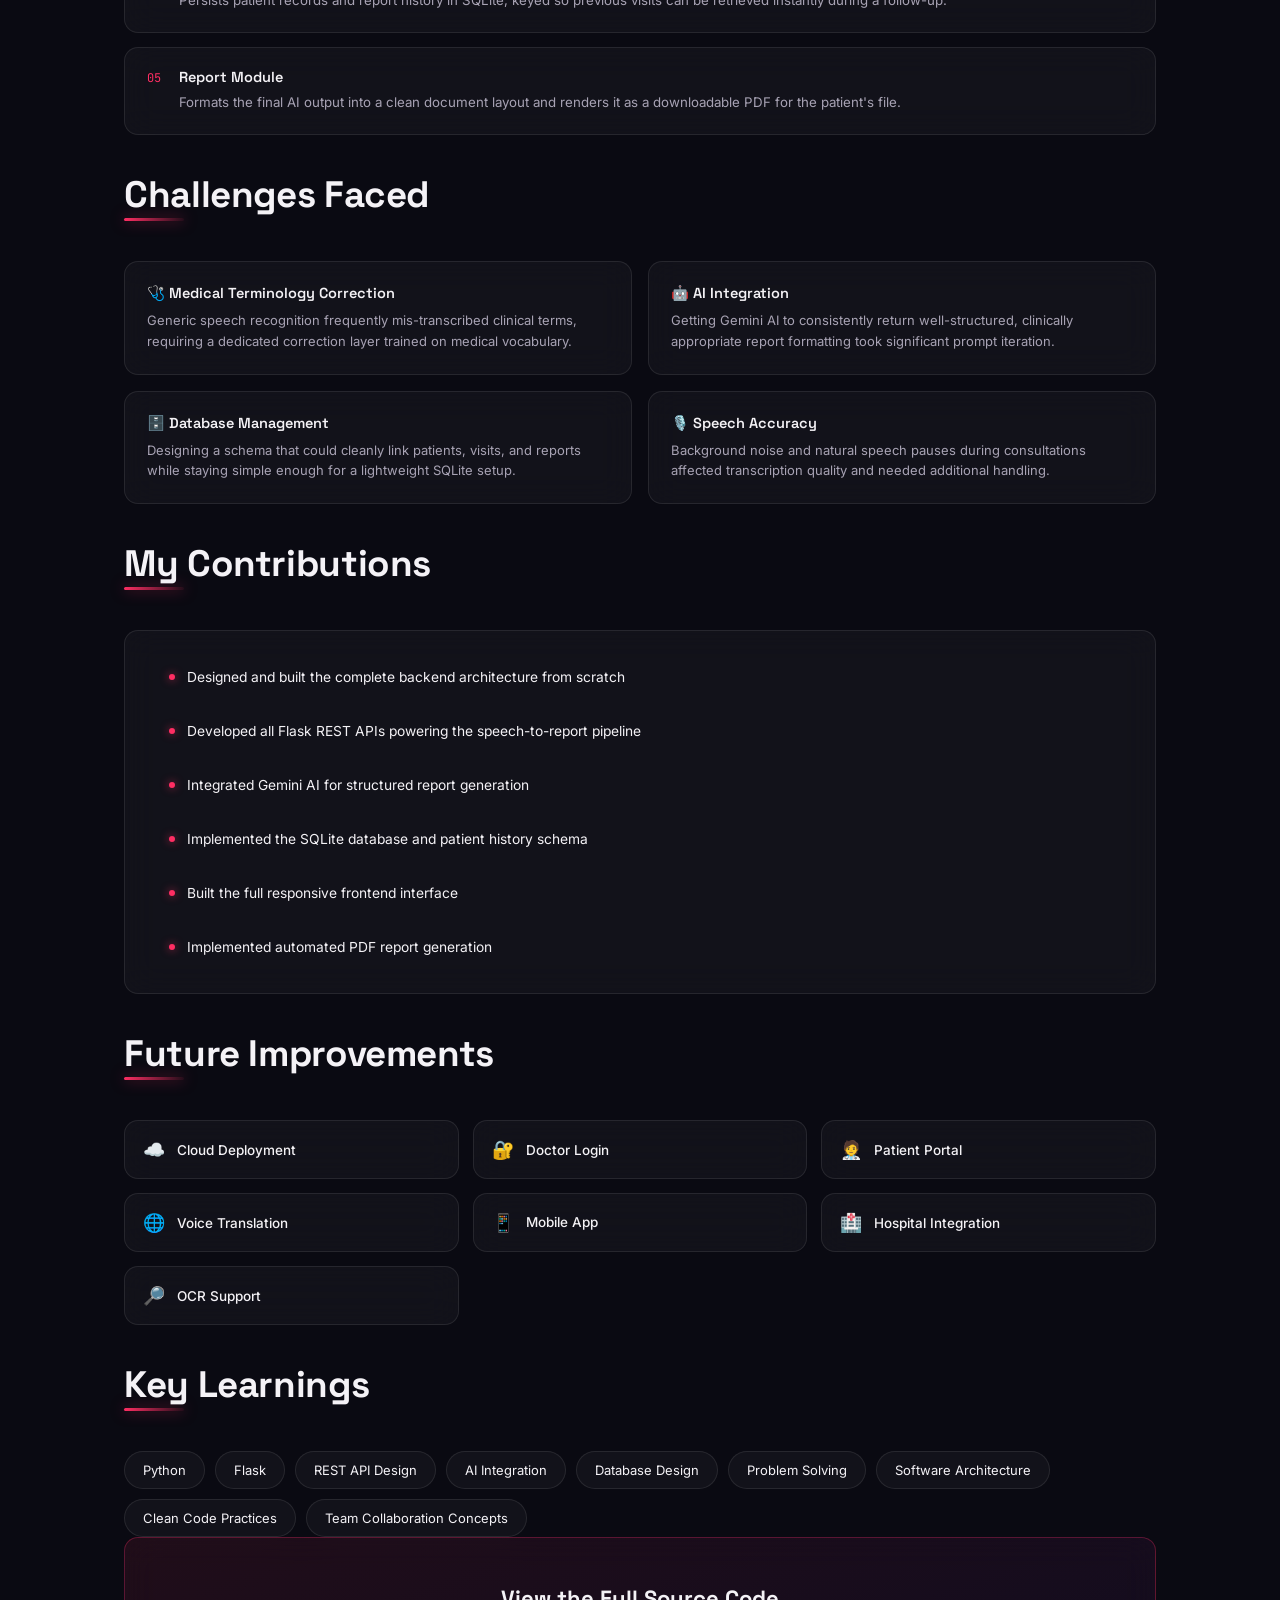
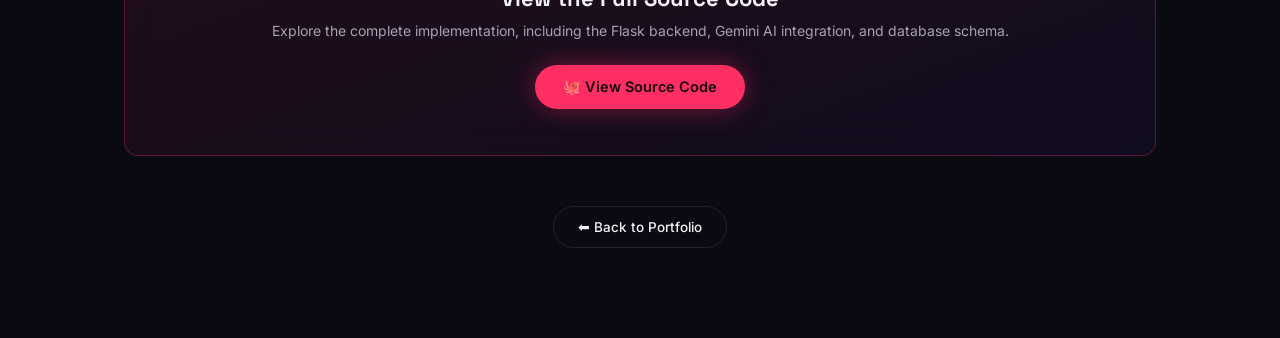
<file: mediction.html>
<!DOCTYPE html>
<html lang="en">
<head>
<meta charset="UTF-8">
<meta name="viewport" content="width=device-width, initial-scale=1.0">
<title>Mediction AI — Project Case Study</title>
<link rel="preconnect" href="https://fonts.googleapis.com">
<link href="https://fonts.googleapis.com/css2?family=Space+Grotesk:wght@500;600;700&family=Inter:wght@400;500;600;700&family=JetBrains+Mono:wght@400;500&display=swap" rel="stylesheet">
<style>

  /* ============================================================
     TOKENS — shared with the Projects grid for visual consistency
     ============================================================ */
  :root{
    --bg:            #0a0a12;
    --surface:       rgba(255,255,255,0.035);
    --surface-2:     rgba(255,255,255,0.05);
    --border:        rgba(255,255,255,0.09);
    --border-hover:  rgba(255,46,99,0.5);
    --pink:          #ff2e63;
    --pink-soft:     rgba(255,46,99,0.12);
    --violet:        #6c2bd9;
    --green:         #35e07a;
    --text:          #f4f2f6;
    --text-dim:      #a8a3b4;
    --text-faint:    #6e6a7c;
    --radius-lg:     22px;
    --radius-md:     14px;
    --radius-sm:     999px;
    --font-display:  'Space Grotesk', sans-serif;
    --font-body:     'Inter', sans-serif;
    --font-mono:     'JetBrains Mono', monospace;
    --ease:          cubic-bezier(0.22, 1, 0.36, 1);
    --maxw:          1080px;
  }

  *{ margin:0; padding:0; box-sizing:border-box; }

  html{ scroll-behavior: smooth; }

  body{
    background:
      radial-gradient(ellipse 900px 500px at 10% 0%, rgba(108,43,217,0.14), transparent 55%),
      radial-gradient(ellipse 700px 500px at 100% 10%, rgba(255,46,99,0.10), transparent 50%),
      var(--bg);
    color: var(--text);
    font-family: var(--font-body);
    -webkit-font-smoothing: antialiased;
    overflow-x: hidden;
  }

  @media (prefers-reduced-motion: reduce){
    html{ scroll-behavior: auto; }
    *{ animation-duration: 0.01ms !important; transition-duration: 0.01ms !important; }
  }

  a{ color: inherit; text-decoration: none; }

  .wrap{ max-width: var(--maxw); margin: 0 auto; padding: 0 24px; }

  .reveal{
    opacity: 0;
    transform: translateY(28px);
    transition: opacity 0.7s var(--ease), transform 0.7s var(--ease);
  }
  .reveal.is-visible{ opacity: 1; transform: translateY(0); }

  section{ padding: 88px 0; }
  @media (max-width: 720px){ section{ padding: 60px 0; } }

  .eyebrow{
    font-family: var(--font-mono);
    font-size: 12px;
    letter-spacing: 0.16em;
    text-transform: uppercase;
    color: var(--pink);
    display: block;
    margin-bottom: 10px;
  }

  .section-title{
    font-family: var(--font-display);
    font-weight: 700;
    font-size: clamp(1.7rem, 3.2vw, 2.3rem);
    letter-spacing: -0.01em;
    margin-top: 36px;
  }

  .section-underline{
    width: 60px; height: 3px; border-radius: 2px;
    background: linear-gradient(90deg, var(--pink), rgba(255,46,99,0.1));
    box-shadow: 0 0 14px rgba(255,46,99,0.5);
    margin-bottom: 40px;
  }

  .section-lede{
    color: var(--text-dim);
    font-size: 15px;
    max-width: 640px;
    margin-bottom: 36px;
    line-height: 1.7;
  }

  .glass-card{
    background: var(--surface);
    border: 1px solid var(--border);
    border-radius: var(--radius-md);
    backdrop-filter: blur(16px);
    -webkit-backdrop-filter: blur(16px);
    transition: transform 0.35s var(--ease), border-color 0.35s var(--ease), box-shadow 0.35s var(--ease);
  }
  .glass-card:hover{
    transform: translateY(-4px);
    border-color: var(--border-hover);
    box-shadow: 0 14px 34px rgba(255,46,99,0.14);
  }

  /* ============================================================
     STICKY MINI NAV
     ============================================================ */
  .mini-nav{
    position: sticky;
    top: 0;
    z-index: 50;
    background: rgba(10,10,18,0.72);
    backdrop-filter: blur(14px);
    -webkit-backdrop-filter: blur(14px);
    border-bottom: 1px solid var(--border);
  }

  .mini-nav-inner{
    max-width: var(--maxw);
    margin: 0 auto;
    padding: 14px 24px;
    display: flex;
    align-items: center;
    justify-content: space-between;
    gap: 20px;
  }

  .mini-nav-brand{
    font-family: var(--font-display);
    font-weight: 600;
    font-size: 14px;
    white-space: nowrap;
  }

  .mini-nav-links{
    display: flex;
    gap: 4px;
    overflow-x: auto;
    scrollbar-width: none;
  }
  .mini-nav-links::-webkit-scrollbar{ display: none; }

  .mini-nav-links a{
    font-size: 12.5px;
    font-weight: 500;
    color: var(--text-dim);
    padding: 8px 12px;
    border-radius: var(--radius-sm);
    white-space: nowrap;
    transition: color 0.25s var(--ease), background 0.25s var(--ease);
  }
  .mini-nav-links a:hover{ color: var(--text); background: var(--surface-2); }

  .mini-nav-back{
    flex-shrink: 0;
    font-size: 12.5px;
    font-weight: 500;
    padding: 8px 14px;
    border-radius: var(--radius-sm);
    border: 1px solid var(--border);
    transition: border-color 0.25s var(--ease), background 0.25s var(--ease);
  }
  .mini-nav-back:hover{ border-color: var(--pink); background: var(--pink-soft); }

  /* ============================================================
     HERO
     ============================================================ */
  .hero{
    position: relative;
    padding: 0;
    height: 62vh;
    min-height: 420px;
    max-height: 560px;
    display: flex;
    align-items: flex-end;
    overflow: hidden;
  }

  .hero-banner{
    position: absolute;
    inset: 0;
    background:
      radial-gradient(circle at 25% 20%, rgba(255,46,99,0.4), transparent 55%),
      radial-gradient(circle at 80% 75%, rgba(108,43,217,0.35), transparent 55%),
      repeating-linear-gradient(115deg, rgba(255,255,255,0.035) 0px, rgba(255,255,255,0.035) 1px, transparent 1px, transparent 30px),
      linear-gradient(160deg, #22091a, #0a0710 75%);
  }

  .hero-banner-img{
    position: absolute;
    inset: 0;
    width: 100%;
    height: 100%;
    object-fit: cover;
    opacity: 0.55;
    mix-blend-mode: luminosity;
  }

  .hero-scrim{
    position: absolute;
    inset: 0;
    background: linear-gradient(180deg, rgba(10,10,18,0.15) 0%, rgba(10,10,18,0.55) 55%, var(--bg) 100%);
  }

  .hero-content{
    position: relative;
    z-index: 2;
    width: 100%;
    padding-bottom: 44px;
  }

  .hero-status{
    display: inline-flex;
    align-items: center;
    gap: 7px;
    padding: 6px 14px;
    border-radius: var(--radius-sm);
    background: rgba(20,10,16,0.6);
    border: 1px solid rgba(255,255,255,0.16);
    backdrop-filter: blur(10px);
    font-family: var(--font-mono);
    font-size: 12px;
    margin-bottom: 18px;
  }

  .status-dot{
    width: 7px; height: 7px; border-radius: 50%;
    background: var(--green);
    box-shadow: 0 0 8px rgba(53,224,122,0.9);
  }

  .hero-title{
    font-family: var(--font-display);
    font-weight: 700;
    font-size: clamp(2.2rem, 6vw, 3.6rem);
    letter-spacing: -0.02em;
    margin-bottom: 52px;
  }

  .hero-tagline{
    font-size: clamp(1rem, 2vw, 1.15rem);
    color: var(--text-dim);
    max-width: 560px;
    margin-bottom: 40px;
    line-height: 1.5;
  }

  /* ============================================================
     QUICK INFO CARDS
     ============================================================ */
  .info-strip{
    padding: 44px 0 0;
  }

  .info-grid{
    display: grid;
    grid-template-columns: repeat(6, 1fr);
    gap: 14px;
  }

  @media (max-width: 900px){ .info-grid{ grid-template-columns: repeat(3, 1fr); } }
  @media (max-width: 560px){ .info-grid{ grid-template-columns: repeat(2, 1fr); } }

  .info-card{
    padding: 18px 16px;
    text-align: left;
  }

  .info-label{
    font-family: var(--font-mono);
    font-size: 10.5px;
    letter-spacing: 0.08em;
    text-transform: uppercase;
    color: var(--pink);
    margin-bottom: 8px;
  }

  .info-value{
    font-size: 13.5px;
    font-weight: 500;
    line-height: 1.4;
  }

  /* ============================================================
     PROSE SECTIONS (Overview / Problem Statement)
     ============================================================ */
  .prose-card{
    padding: 32px 34px;
  }

  .prose-card p{
    font-size: 15px;
    line-height: 1.85;
    color: var(--text-dim);
  }

  .prose-card p + p{ margin-top: 16px; }

  /* ============================================================
     OBJECTIVES
     ============================================================ */
  .objectives-grid{
    display: grid;
    grid-template-columns: repeat(2, 1fr);
    gap: 14px;
  }
  @media (max-width: 640px){ .objectives-grid{ grid-template-columns: 1fr; } }

  .objective-item{
    display: flex;
    align-items: flex-start;
    gap: 12px;
    padding: 18px 20px;
  }

  .objective-check{
    flex-shrink: 0;
    width: 26px; height: 26px;
    border-radius: 50%;
    background: var(--pink-soft);
    border: 1px solid rgba(255,46,99,0.5);
    display: flex; align-items: center; justify-content: center;
    font-size: 13px;
    color: var(--pink);
  }

  .objective-text{ font-size: 14px; color: var(--text); line-height: 1.5; padding-top: 3px; }

  /* ============================================================
     WORKFLOW (vertical flow)
     ============================================================ */
  .workflow{
    display: flex;
    flex-direction: column;
    align-items: center;
    gap: 0;
  }

  .workflow-step{
    width: 100%;
    max-width: 420px;
    padding: 16px 22px;
    text-align: center;
    font-size: 14px;
    font-weight: 500;
  }

  .workflow-arrow{
    font-family: var(--font-mono);
    color: var(--pink);
    font-size: 18px;
    padding: 10px 0;
    opacity: 0.8;
  }

  /* ============================================================
     FEATURES
     ============================================================ */
  .features-grid{
    display: grid;
    grid-template-columns: repeat(3, 1fr);
    gap: 16px;
  }
  @media (max-width: 900px){ .features-grid{ grid-template-columns: repeat(2, 1fr); } }
  @media (max-width: 560px){ .features-grid{ grid-template-columns: 1fr; } }

  .feature-card{
    padding: 24px 22px;
  }

  .feature-icon{ font-size: 26px; margin-bottom: 14px; display: block; }
  .feature-title{ font-family: var(--font-display); font-weight: 600; font-size: 15px; margin-bottom: 8px; }
  .feature-desc{ font-size: 13px; color: var(--text-dim); line-height: 1.6; }

  /* ============================================================
     TECH STACK
     ============================================================ */
  .stack-grid{
    display: grid;
    grid-template-columns: repeat(3, 1fr);
    gap: 16px;
  }
  @media (max-width: 900px){ .stack-grid{ grid-template-columns: repeat(2, 1fr); } }
  @media (max-width: 560px){ .stack-grid{ grid-template-columns: 1fr; } }

  .stack-card{ padding: 20px 20px 22px; }

  .stack-cat{
    font-family: var(--font-mono);
    font-size: 11px;
    letter-spacing: 0.06em;
    text-transform: uppercase;
    color: var(--text-faint);
    margin-bottom: 12px;
  }

  .stack-pills{ display: flex; flex-wrap: wrap; gap: 8px; }

  .stack-pill{
    font-family: var(--font-mono);
    font-size: 12px;
    padding: 6px 13px;
    border-radius: var(--radius-sm);
    border: 1px solid rgba(255,46,99,0.4);
    background: rgba(255,46,99,0.07);
    color: #ffc0d2;
  }

  /* ============================================================
     ARCHITECTURE (vertical flow, distinct styling from workflow)
     ============================================================ */
  .arch-flow{
    display: flex;
    flex-direction: column;
    align-items: center;
  }

  .arch-node{
    width: 100%;
    max-width: 460px;
    padding: 16px 22px;
    text-align: center;
    font-family: var(--font-mono);
    font-size: 13px;
    letter-spacing: 0.01em;
    border: 1px solid var(--border);
    border-radius: var(--radius-md);
    background: linear-gradient(180deg, rgba(255,46,99,0.06), rgba(108,43,217,0.05));
  }

  .arch-node.emphasis{
    border-color: rgba(255,46,99,0.55);
    box-shadow: 0 0 22px rgba(255,46,99,0.18);
  }

  .arch-arrow{
    color: var(--pink);
    font-size: 16px;
    padding: 8px 0;
    opacity: 0.75;
  }

  /* ============================================================
     IMPLEMENTATION MODULES
     ============================================================ */
  .modules-list{ display: flex; flex-direction: column; gap: 14px; }

  .module-item{
    display: flex;
    gap: 18px;
    padding: 20px 22px;
    align-items: flex-start;
  }

  .module-index{
    font-family: var(--font-mono);
    font-size: 12px;
    color: var(--pink);
    flex-shrink: 0;
    padding-top: 2px;
  }

  .module-body h4{
    font-family: var(--font-display);
    font-size: 14.5px;
    font-weight: 600;
    margin-bottom: 6px;
  }

  .module-body p{
    font-size: 13.3px;
    color: var(--text-dim);
    line-height: 1.65;
  }

  /* ============================================================
     CHALLENGES
     ============================================================ */
  .challenges-grid{
    display: grid;
    grid-template-columns: repeat(2, 1fr);
    gap: 16px;
  }
  @media (max-width: 640px){ .challenges-grid{ grid-template-columns: 1fr; } }

  .challenge-card{ padding: 22px 22px; }
  .challenge-title{ font-family: var(--font-display); font-weight: 600; font-size: 14.5px; margin-bottom: 8px; display:flex; align-items:center; gap:8px; }
  .challenge-desc{ font-size: 13px; color: var(--text-dim); line-height: 1.6; }

  /* ============================================================
     CONTRIBUTIONS
     ============================================================ */
  .contrib-list{ display: flex; flex-direction: column; gap: 10px; }

  .contrib-item{
    display: flex;
    align-items: center;
    gap: 12px;
    padding: 14px 18px;
    font-size: 13.8px;
  }

  .contrib-dot{
    width: 6px; height: 6px; border-radius: 50%;
    background: var(--pink);
    box-shadow: 0 0 8px rgba(255,46,99,0.7);
    flex-shrink: 0;
  }

  /* ============================================================
     SCREENSHOTS
     ============================================================ */
  /* ============================================================
     FUTURE IMPROVEMENTS
     ============================================================ */
  .future-grid{
    display: grid;
    grid-template-columns: repeat(3, 1fr);
    gap: 14px;
  }
  @media (max-width: 900px){ .future-grid{ grid-template-columns: repeat(2, 1fr); } }
  @media (max-width: 560px){ .future-grid{ grid-template-columns: 1fr; } }

  .future-card{
    padding: 18px 18px;
    display: flex;
    align-items: center;
    gap: 12px;
    font-size: 13.5px;
    font-weight: 500;
  }

  .future-icon{ font-size: 18px; }

  /* ============================================================
     KEY LEARNINGS
     ============================================================ */
  .learnings-wrap{ display: flex; flex-wrap: wrap; gap: 10px; }

  .learning-pill{
    font-size: 13px;
    padding: 10px 18px;
    border-radius: var(--radius-sm);
    border: 1px solid var(--border);
    background: var(--surface);
    transition: border-color 0.3s var(--ease), background 0.3s var(--ease), transform 0.3s var(--ease);
  }
  .learning-pill:hover{
    border-color: var(--pink);
    background: var(--pink-soft);
    transform: translateY(-2px);
  }

  /* ============================================================
     GITHUB CTA
     ============================================================ */
  .github-card{
    padding: 46px 40px;
    text-align: center;
    background: linear-gradient(160deg, rgba(255,46,99,0.09), rgba(108,43,217,0.07));
    border: 1px solid rgba(255,46,99,0.3);
  }

  .github-card h3{
    font-family: var(--font-display);
    font-size: 22px;
    font-weight: 700;
    margin-bottom: 10px;
  }

  .github-card p{
    color: var(--text-dim);
    font-size: 14px;
    margin-bottom: 26px;
  }

  .github-btn{
    display: inline-flex;
    align-items: center;
    gap: 10px;
    padding: 13px 28px;
    border-radius: var(--radius-sm);
    background: var(--pink);
    color: #150710;
    font-weight: 600;
    font-size: 14.5px;
    box-shadow: 0 0 26px rgba(255,46,99,0.4);
    transition: transform 0.3s var(--ease), box-shadow 0.3s var(--ease);
  }
  .github-btn:hover{
    transform: translateY(-3px);
    box-shadow: 0 0 36px rgba(255,46,99,0.55);
  }

  /* ============================================================
     BACK TO PORTFOLIO (footer)
     ============================================================ */
  .back-footer{
    padding: 50px 0 90px;
    text-align: center;
  }

  .back-link{
    display: inline-flex;
    align-items: center;
    gap: 8px;
    padding: 12px 24px;
    border-radius: var(--radius-sm);
    border: 1px solid var(--border);
    font-size: 13.5px;
    font-weight: 500;
    transition: border-color 0.3s var(--ease), background 0.3s var(--ease), transform 0.3s var(--ease);
  }
  .back-link:hover{
    border-color: var(--pink);
    background: var(--pink-soft);
    transform: translateY(-2px);
  }

</style>
</head>
<body>

<!-- ============================================================
     STICKY MINI NAVIGATION
     ============================================================ -->
<nav class="mini-nav">
  <div class="mini-nav-inner">
    <span class="mini-nav-brand">🏥 Mediction AI</span>
    <div class="mini-nav-links">
      <a href="#overview">Overview</a>
      <a href="#workflow">Workflow</a>
      <a href="#features">Features</a>
      <a href="#stack">Stack</a>
      <a href="#architecture">Architecture</a>
      <a href="#contributions">Contributions</a>
      <a href="#github">GitHub</a>
    </div>
    <a class="mini-nav-back" href="index.html">← Portfolio</a>
  </div>
</nav>

<!-- ============================================================
     HERO
     ============================================================ -->
<header class="hero">
  <div class="hero-banner">
    <!-- Replace with your own screenshot: <img class="hero-banner-img" src="YOUR-IMAGE.jpg" alt=""> -->
  </div>
  <div class="hero-scrim"></div>
  <div class="hero-content wrap">
    <span class="hero-status"><span class="status-dot"></span>Ongoing</span>
    <h1 class="hero-title">🏥 Mediction AI</h1>
    <p class="hero-tagline">AI-powered medical reporting system that turns doctor voice input into structured, accurate medical reports.</p>
  </div>
</header>

<!-- ============================================================
     QUICK INFO STRIP
     ============================================================ -->
<section class="info-strip wrap">
  <div class="info-grid">
    <div class="glass-card info-card">
      <span class="info-label">Duration</span>
      <span class="info-value">June 2026 – Present</span>
    </div>
    <div class="glass-card info-card">
      <span class="info-label">Role</span>
      <span class="info-value">Full Stack Developer</span>
    </div>
    <div class="glass-card info-card">
      <span class="info-label">Project Type</span>
      <span class="info-value">Personal Project</span>
    </div>
    <div class="glass-card info-card">
      <span class="info-label">Category</span>
      <span class="info-value">Artificial Intelligence</span>
    </div>
    <div class="glass-card info-card">
      <span class="info-label">Technology</span>
      <span class="info-value">Python + Flask</span>
    </div>
    <div class="glass-card info-card">
      <span class="info-label">Status</span>
      <span class="info-value">Ongoing</span>
    </div>
  </div>
</section>

<!-- ============================================================
     PROJECT OVERVIEW
     ============================================================ -->
<section id="overview" class="wrap">
  <div class="reveal">
    <h2 class="section-title">Project Overview</h2>
    <div class="section-underline"></div>
    <div class="glass-card prose-card">
      <p>Mediction AI is a full-stack medical reporting platform built to help doctors generate structured, professional patient reports without typing a single word. A doctor simply speaks their observations aloud, and the system handles the rest — converting speech to text, correcting medical terminology, structuring the content into a proper report format, and generating a downloadable PDF ready for a patient's file.</p>
      <p>The project was born out of a simple observation: clinicians spend a disproportionate amount of their time on documentation rather than patient care. I built Mediction AI to explore how speech recognition and generative AI could be combined to remove that friction, while still producing output that is accurate and clinically usable rather than a rough transcript.</p>
      <p>It's designed for individual practitioners, small clinics, and telemedicine providers who need a fast, reliable way to turn a verbal consultation into a formal record — without investing in expensive enterprise medical software.</p>
    </div>
  </div>
</section>

<!-- ============================================================
     PROBLEM STATEMENT
     ============================================================ -->
<section class="wrap">
  <div class="reveal">
    <h2 class="section-title">Problem Statement</h2>
    <div class="section-underline"></div>
    <div class="glass-card prose-card">
      <p>Manual medical reporting is one of the most time-consuming parts of a clinician's day. Doctors typically type or dictate notes after every consultation, a process that eats into time that could otherwise go toward patient care. Multiply this across dozens of patients a day, and documentation quickly becomes a significant operational bottleneck.</p>
      <p>Beyond the time cost, manual entry introduces real risk of human error — misspelled medical terminology, inconsistent formatting, and missing details are common when notes are written under time pressure. Report data is also often scattered across paper files or disconnected systems, making patient history difficult to retrieve when it matters most.</p>
      <p>These problems point to a clear need for automation: a system that can capture a doctor's spoken input accurately, correct it against real medical vocabulary, and produce a consistent, structured report automatically — which is exactly the gap Mediction AI was built to close.</p>
    </div>
  </div>
</section>

<!-- ============================================================
     OBJECTIVES
     ============================================================ -->
<section class="wrap">
  <div class="reveal">
    <h2 class="section-title">Objectives</h2>
    <div class="section-underline"></div>
    <div class="objectives-grid">
      <div class="glass-card objective-item"><span class="objective-check">✓</span><span class="objective-text">Reduce report creation time from minutes to seconds</span></div>
      <div class="glass-card objective-item"><span class="objective-check">✓</span><span class="objective-text">Improve documentation accuracy over manual entry</span></div>
      <div class="glass-card objective-item"><span class="objective-check">✓</span><span class="objective-text">Generate structured reports automatically using AI</span></div>
      <div class="glass-card objective-item"><span class="objective-check">✓</span><span class="objective-text">Correct medical terminology in real time</span></div>
      <div class="glass-card objective-item"><span class="objective-check">✓</span><span class="objective-text">Make patient history management simple and searchable</span></div>
      <div class="glass-card objective-item"><span class="objective-check">✓</span><span class="objective-text">Export every report as a clean, shareable PDF</span></div>
    </div>
  </div>
</section>

<!-- ============================================================
     PROJECT WORKFLOW
     ============================================================ -->
<section id="workflow" class="wrap">
  <div class="reveal">
    <h2 class="section-title">Project Workflow</h2>
    <div class="section-underline"></div>
    <div class="workflow">
      <div class="glass-card workflow-step">🎙️ Doctor Voice Input</div>
      <div class="workflow-arrow">↓</div>
      <div class="glass-card workflow-step">📝 Speech Recognition</div>
      <div class="workflow-arrow">↓</div>
      <div class="glass-card workflow-step">🩺 Medical Text Correction</div>
      <div class="workflow-arrow">↓</div>
      <div class="glass-card workflow-step">🤖 AI Report Generation</div>
      <div class="workflow-arrow">↓</div>
      <div class="glass-card workflow-step">🗄️ Patient Database Storage</div>
      <div class="workflow-arrow">↓</div>
      <div class="glass-card workflow-step">📄 PDF Export</div>
    </div>
  </div>
</section>

<!-- ============================================================
     FEATURES
     ============================================================ -->
<section id="features" class="wrap">
  <div class="reveal">
    <h2 class="section-title">Features</h2>
    <div class="section-underline"></div>
    <div class="features-grid">
      <div class="glass-card feature-card">
        <span class="feature-icon">🎤</span>
        <h4 class="feature-title">Speech to Text</h4>
        <p class="feature-desc">Converts a doctor's spoken observations into raw text in real time.</p>
      </div>
      <div class="glass-card feature-card">
        <span class="feature-icon">🧠</span>
        <h4 class="feature-title">Medical Text Correction</h4>
        <p class="feature-desc">Automatically corrects medical terminology missed by generic transcription.</p>
      </div>
      <div class="glass-card feature-card">
        <span class="feature-icon">🤖</span>
        <h4 class="feature-title">AI Generated Reports</h4>
        <p class="feature-desc">Structures the corrected text into a professional, formatted medical report.</p>
      </div>
      <div class="glass-card feature-card">
        <span class="feature-icon">📂</span>
        <h4 class="feature-title">Patient History</h4>
        <p class="feature-desc">Stores previous visits and reports for quick reference during follow-ups.</p>
      </div>
      <div class="glass-card feature-card">
        <span class="feature-icon">📄</span>
        <h4 class="feature-title">PDF Export</h4>
        <p class="feature-desc">Generates a clean, downloadable PDF version of every report.</p>
      </div>
      <div class="glass-card feature-card">
        <span class="feature-icon">🔒</span>
        <h4 class="feature-title">Secure Database</h4>
        <p class="feature-desc">Keeps patient information stored safely with structured access.</p>
      </div>
    </div>
  </div>
</section>

<!-- ============================================================
     TECHNOLOGY STACK
     ============================================================ -->
<section id="stack" class="wrap">
  <div class="reveal">
    <h2 class="section-title">Technology Stack</h2>
    <div class="section-underline"></div>
    <div class="stack-grid">
      <div class="glass-card stack-card">
        <span class="stack-cat">Programming Language</span>
        <div class="stack-pills"><span class="stack-pill">Python</span></div>
      </div>
      <div class="glass-card stack-card">
        <span class="stack-cat">Backend</span>
        <div class="stack-pills"><span class="stack-pill">Flask</span><span class="stack-pill">REST API</span></div>
      </div>
      <div class="glass-card stack-card">
        <span class="stack-cat">Database</span>
        <div class="stack-pills"><span class="stack-pill">SQLite</span></div>
      </div>
      <div class="glass-card stack-card">
        <span class="stack-cat">AI</span>
        <div class="stack-pills"><span class="stack-pill">Gemini AI</span></div>
      </div>
      <div class="glass-card stack-card">
        <span class="stack-cat">Frontend</span>
        <div class="stack-pills"><span class="stack-pill">HTML</span><span class="stack-pill">CSS</span><span class="stack-pill">JavaScript</span></div>
      </div>
      <div class="glass-card stack-card">
        <span class="stack-cat">Tools</span>
        <div class="stack-pills"><span class="stack-pill">Git</span><span class="stack-pill">GitHub</span><span class="stack-pill">VS Code</span></div>
      </div>
    </div>
  </div>
</section>

<!-- ============================================================
     SYSTEM ARCHITECTURE
     ============================================================ -->
<section id="architecture" class="wrap">
  <div class="reveal">
    <h2 class="section-title">System Architecture</h2>
    <div class="section-underline"></div>
    <div class="arch-flow">
      <div class="arch-node">Doctor</div>
      <div class="arch-arrow">↓</div>
      <div class="arch-node">Speech Recognition</div>
      <div class="arch-arrow">↓</div>
      <div class="arch-node emphasis">Python Flask Backend</div>
      <div class="arch-arrow">↓</div>
      <div class="arch-node">Medical Text Correction</div>
      <div class="arch-arrow">↓</div>
      <div class="arch-node emphasis">Gemini AI</div>
      <div class="arch-arrow">↓</div>
      <div class="arch-node">SQLite Database</div>
      <div class="arch-arrow">↓</div>
      <div class="arch-node">Generated Report</div>
      <div class="arch-arrow">↓</div>
      <div class="arch-node">PDF</div>
    </div>
  </div>
</section>

<!-- ============================================================
     IMPLEMENTATION
     ============================================================ -->
<section class="wrap">
  <div class="reveal">
    <h2 class="section-title">Implementation</h2>
    <div class="section-underline"></div>
    <div class="modules-list">
      <div class="glass-card module-item">
        <span class="module-index">01</span>
        <div class="module-body">
          <h4>Speech Module</h4>
          <p>Captures live audio from the doctor and converts it into raw text using a speech recognition pipeline, handling background noise and varying speaking pace.</p>
        </div>
      </div>
      <div class="glass-card module-item">
        <span class="module-index">02</span>
        <div class="module-body">
          <h4>Correction Module</h4>
          <p>Passes the raw transcript through a medical terminology correction layer to fix misheard drug names, conditions, and clinical terms before they reach the report.</p>
        </div>
      </div>
      <div class="glass-card module-item">
        <span class="module-index">03</span>
        <div class="module-body">
          <h4>AI Module</h4>
          <p>Sends the corrected text to Gemini AI with a structured prompt, returning a formatted report with the appropriate medical report sections.</p>
        </div>
      </div>
      <div class="glass-card module-item">
        <span class="module-index">04</span>
        <div class="module-body">
          <h4>Database Module</h4>
          <p>Persists patient records and report history in SQLite, keyed so previous visits can be retrieved instantly during a follow-up.</p>
        </div>
      </div>
      <div class="glass-card module-item">
        <span class="module-index">05</span>
        <div class="module-body">
          <h4>Report Module</h4>
          <p>Formats the final AI output into a clean document layout and renders it as a downloadable PDF for the patient's file.</p>
        </div>
      </div>
    </div>
  </div>
</section>

<!-- ============================================================
     CHALLENGES FACED
     ============================================================ -->
<section class="wrap">
  <div class="reveal">
    <h2 class="section-title">Challenges Faced</h2>
    <div class="section-underline"></div>
    <div class="challenges-grid">
      <div class="glass-card challenge-card">
        <h4 class="challenge-title">🩺 Medical Terminology Correction</h4>
        <p class="challenge-desc">Generic speech recognition frequently mis-transcribed clinical terms, requiring a dedicated correction layer trained on medical vocabulary.</p>
      </div>
      <div class="glass-card challenge-card">
        <h4 class="challenge-title">🤖 AI Integration</h4>
        <p class="challenge-desc">Getting Gemini AI to consistently return well-structured, clinically appropriate report formatting took significant prompt iteration.</p>
      </div>
      <div class="glass-card challenge-card">
        <h4 class="challenge-title">🗄️ Database Management</h4>
        <p class="challenge-desc">Designing a schema that could cleanly link patients, visits, and reports while staying simple enough for a lightweight SQLite setup.</p>
      </div>
      <div class="glass-card challenge-card">
        <h4 class="challenge-title">🎙️ Speech Accuracy</h4>
        <p class="challenge-desc">Background noise and natural speech pauses during consultations affected transcription quality and needed additional handling.</p>
      </div>
    </div>
  </div>
</section>

<!-- ============================================================
     MY CONTRIBUTIONS
     ============================================================ -->
<section id="contributions" class="wrap">
  <div class="reveal">
    <h2 class="section-title">My Contributions</h2>
    <div class="section-underline"></div>
    <div class="glass-card" style="padding: 24px 26px;">
      <div class="contrib-list">
        <div class="contrib-item"><span class="contrib-dot"></span>Designed and built the complete backend architecture from scratch</div>
        <div class="contrib-item"><span class="contrib-dot"></span>Developed all Flask REST APIs powering the speech-to-report pipeline</div>
        <div class="contrib-item"><span class="contrib-dot"></span>Integrated Gemini AI for structured report generation</div>
        <div class="contrib-item"><span class="contrib-dot"></span>Implemented the SQLite database and patient history schema</div>
        <div class="contrib-item"><span class="contrib-dot"></span>Built the full responsive frontend interface</div>
        <div class="contrib-item"><span class="contrib-dot"></span>Implemented automated PDF report generation</div>
      </div>
    </div>
  </div>
</section>

<!-- ============================================================
     SCREENSHOTS
     ============================================================ -->
<!-- ============================================================
     FUTURE IMPROVEMENTS
     ============================================================ -->
<section class="wrap">
  <div class="reveal">
    <h2 class="section-title">Future Improvements</h2>
    <div class="section-underline"></div>
    <div class="future-grid">
      <div class="glass-card future-card"><span class="future-icon">☁️</span>Cloud Deployment</div>
      <div class="glass-card future-card"><span class="future-icon">🔐</span>Doctor Login</div>
      <div class="glass-card future-card"><span class="future-icon">🧑‍⚕️</span>Patient Portal</div>
      <div class="glass-card future-card"><span class="future-icon">🌐</span>Voice Translation</div>
      <div class="glass-card future-card"><span class="future-icon">📱</span>Mobile App</div>
      <div class="glass-card future-card"><span class="future-icon">🏥</span>Hospital Integration</div>
      <div class="glass-card future-card"><span class="future-icon">🔎</span>OCR Support</div>
    </div>
  </div>
</section>

<!-- ============================================================
     KEY LEARNINGS
     ============================================================ -->
<section class="wrap">
  <div class="reveal">
    <h2 class="section-title">Key Learnings</h2>
    <div class="section-underline"></div>
    <div class="learnings-wrap">
      <span class="learning-pill">Python</span>
      <span class="learning-pill">Flask</span>
      <span class="learning-pill">REST API Design</span>
      <span class="learning-pill">AI Integration</span>
      <span class="learning-pill">Database Design</span>
      <span class="learning-pill">Problem Solving</span>
      <span class="learning-pill">Software Architecture</span>
      <span class="learning-pill">Clean Code Practices</span>
      <span class="learning-pill">Team Collaboration Concepts</span>
    </div>
  </div>
</section>

<!-- ============================================================
     GITHUB REPOSITORY
     ============================================================ -->
<section id="github" class="wrap">
  <div class="reveal glass-card github-card">
    <h3>View the Full Source Code</h3>
    <p>Explore the complete implementation, including the Flask backend, Gemini AI integration, and database schema.</p>
    <a class="github-btn" href="https://github.com/kowsisp47/mediction-ai" target="_blank" rel="noopener">🐙 View Source Code</a>
  </div>
</section>

<!-- ============================================================
     BACK TO PORTFOLIO
     ============================================================ -->
<footer class="back-footer wrap">
  <a class="back-link" href="index.html">⬅ Back to Portfolio</a>
</footer>

<script>
  // ============================================================
  // Scroll-reveal animation for each section — vanilla JS,
  // no dependencies. Adds .is-visible once a section enters
  // the viewport so the CSS transition can fade/slide it in.
  // ============================================================
  (function initScrollReveal(){
    const revealEls = document.querySelectorAll('.reveal');

    const observer = new IntersectionObserver((entries) => {
      entries.forEach((entry) => {
        if (entry.isIntersecting){
          entry.target.classList.add('is-visible');
          observer.unobserve(entry.target);
        }
      });
    }, { threshold: 0.15, rootMargin: '0px 0px -60px 0px' });

    revealEls.forEach((el) => observer.observe(el));
  })();
</script>

</body>
</html>
</file>
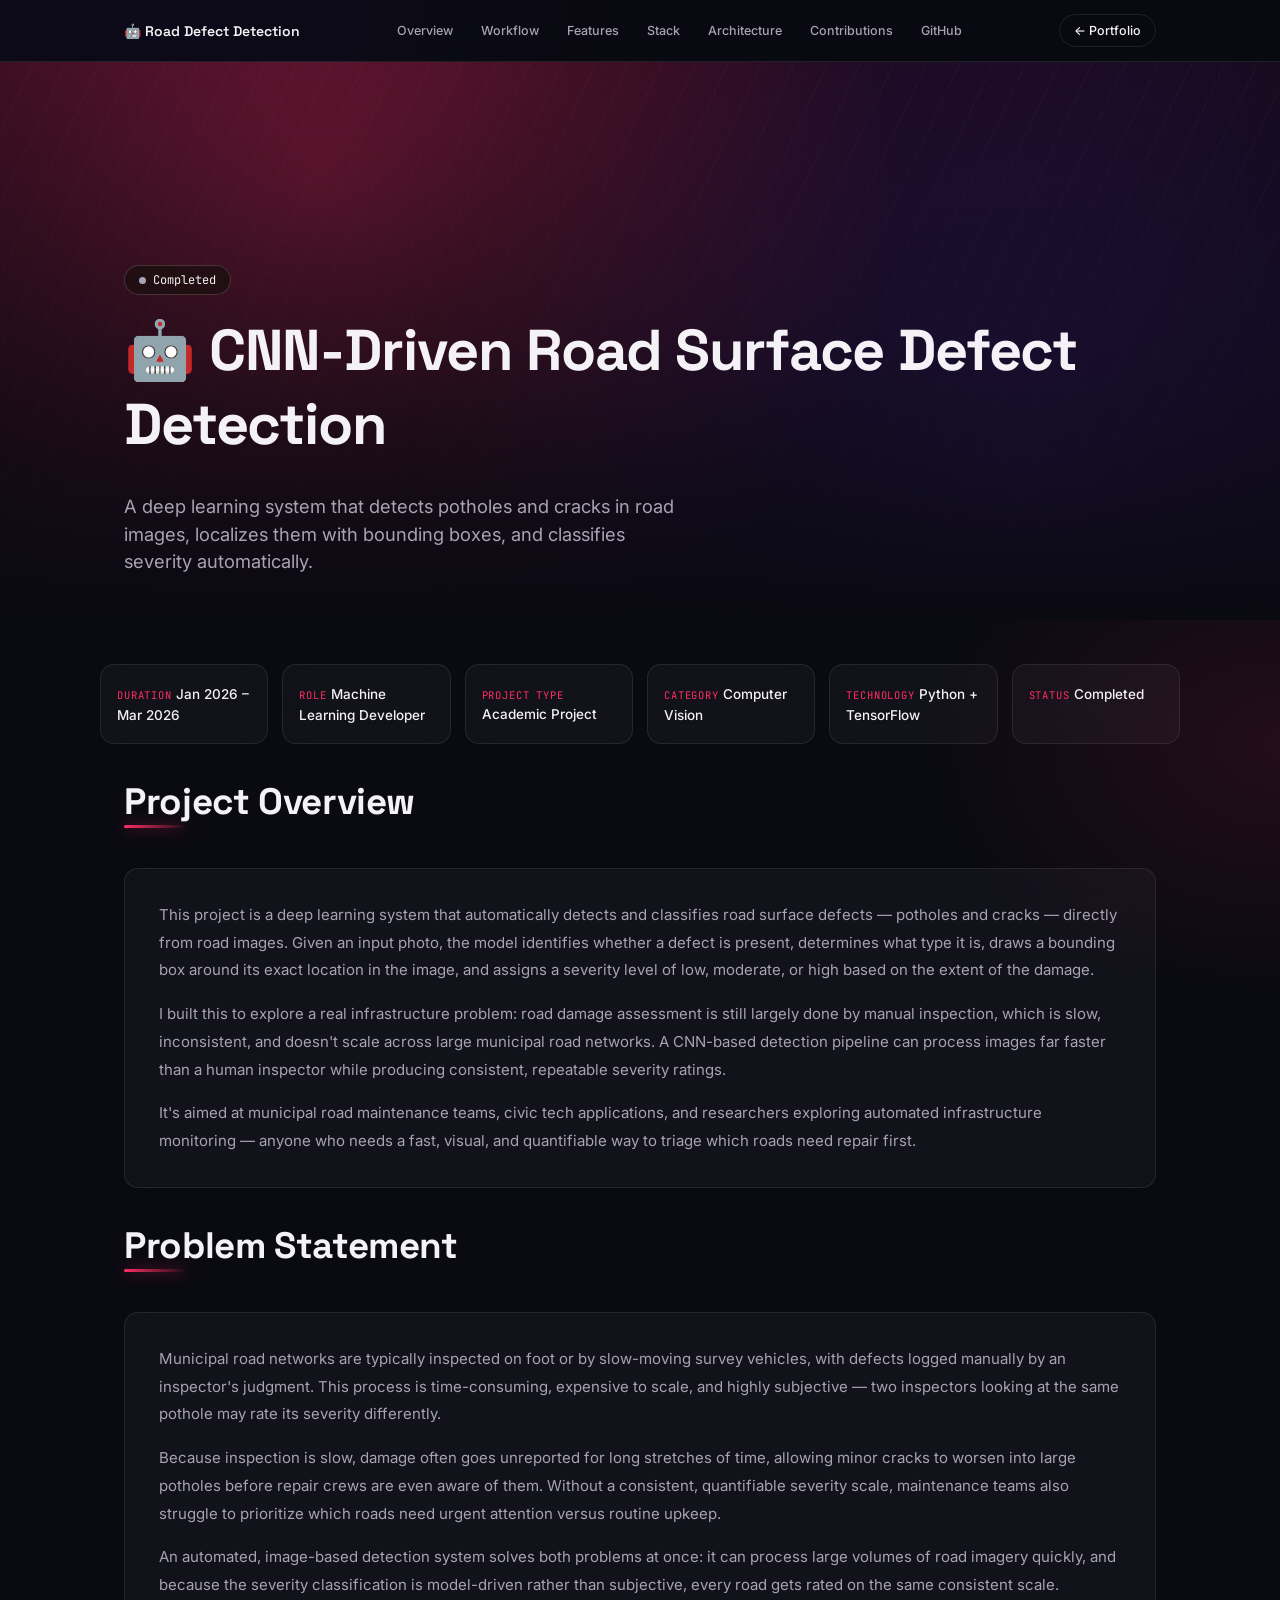
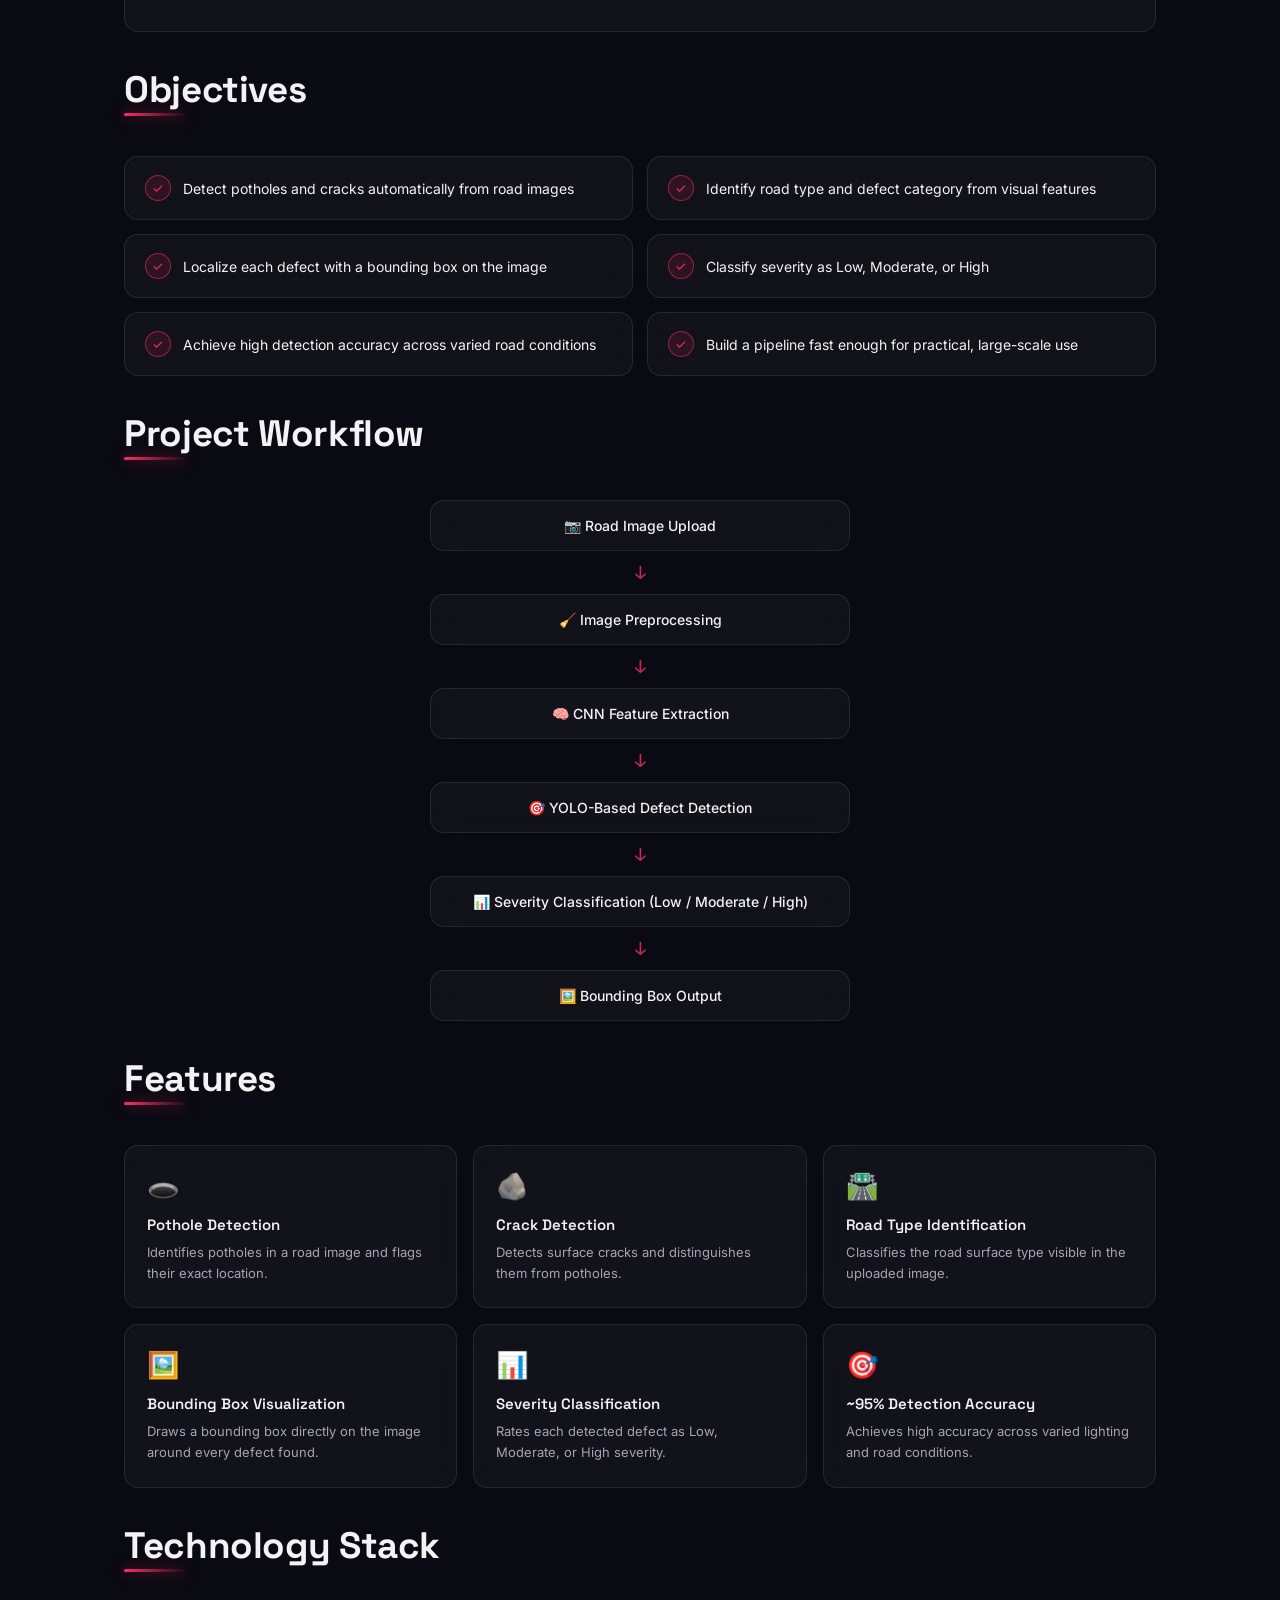
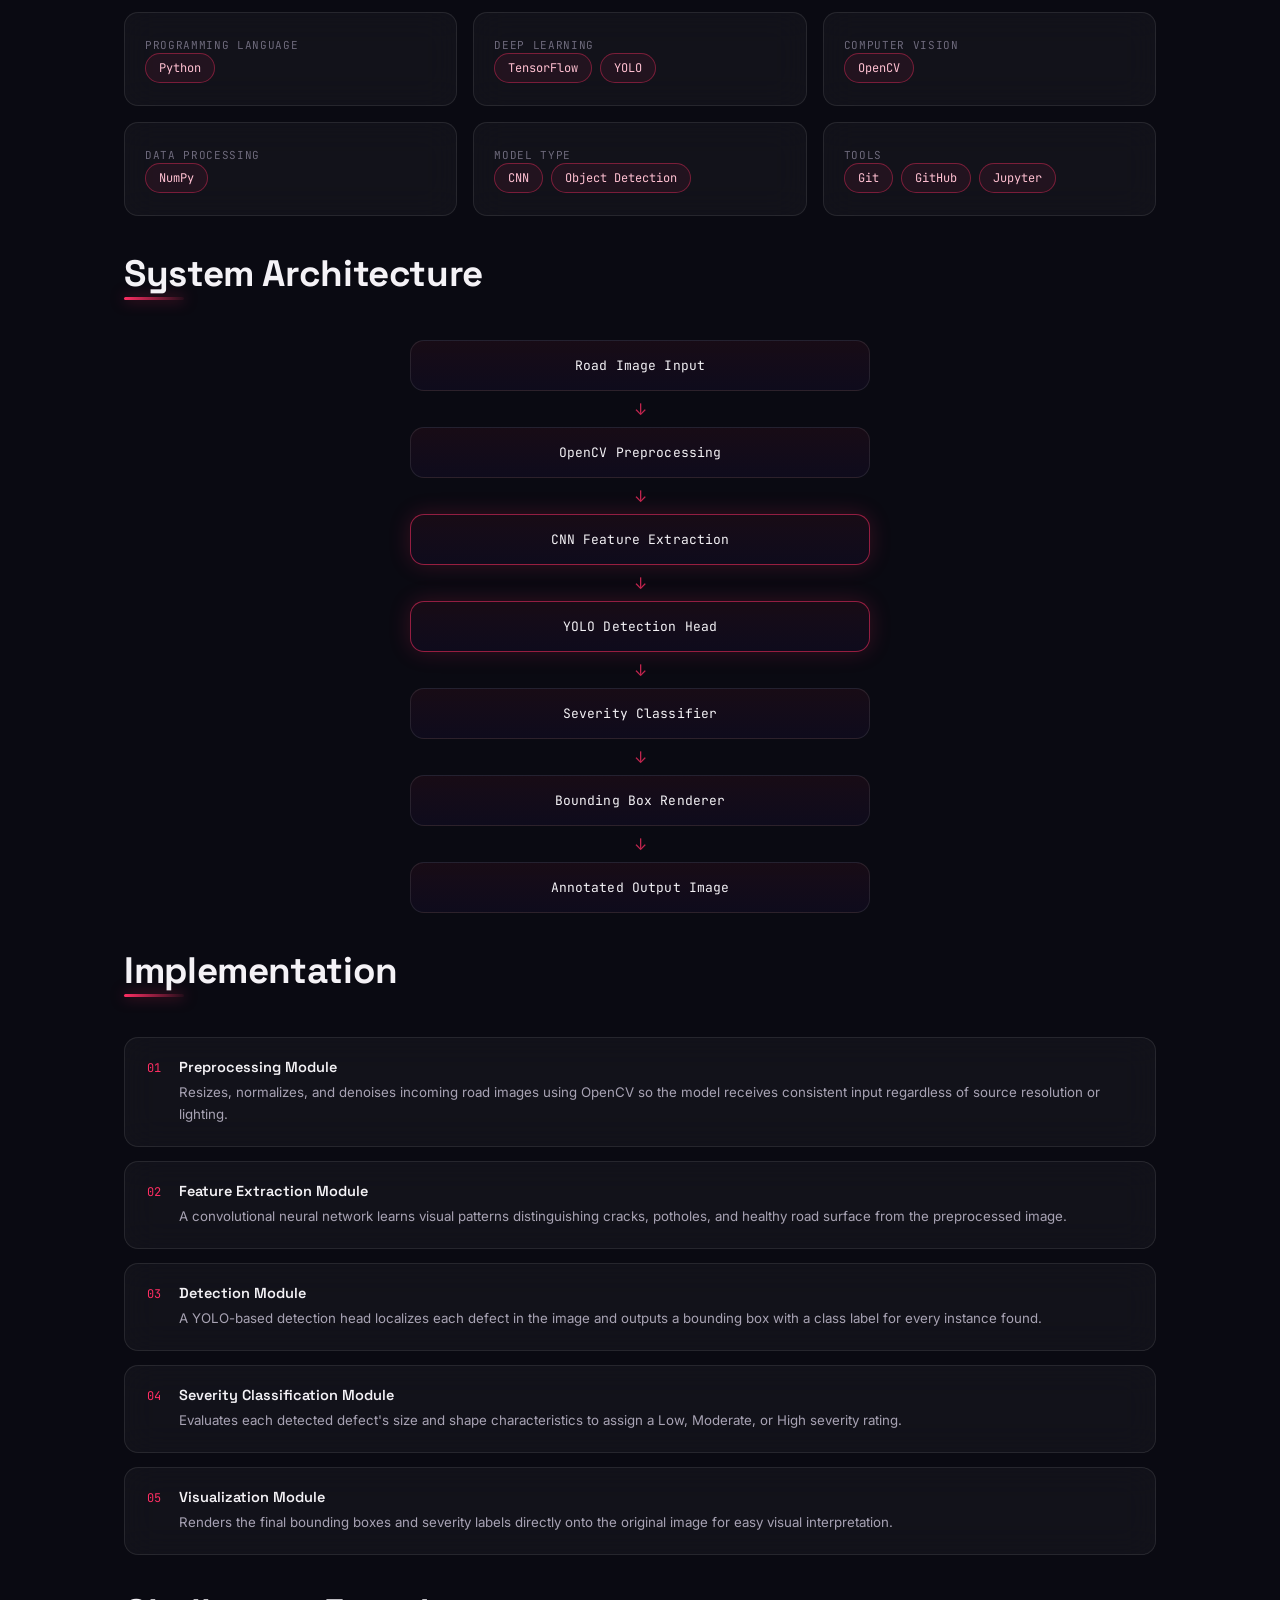
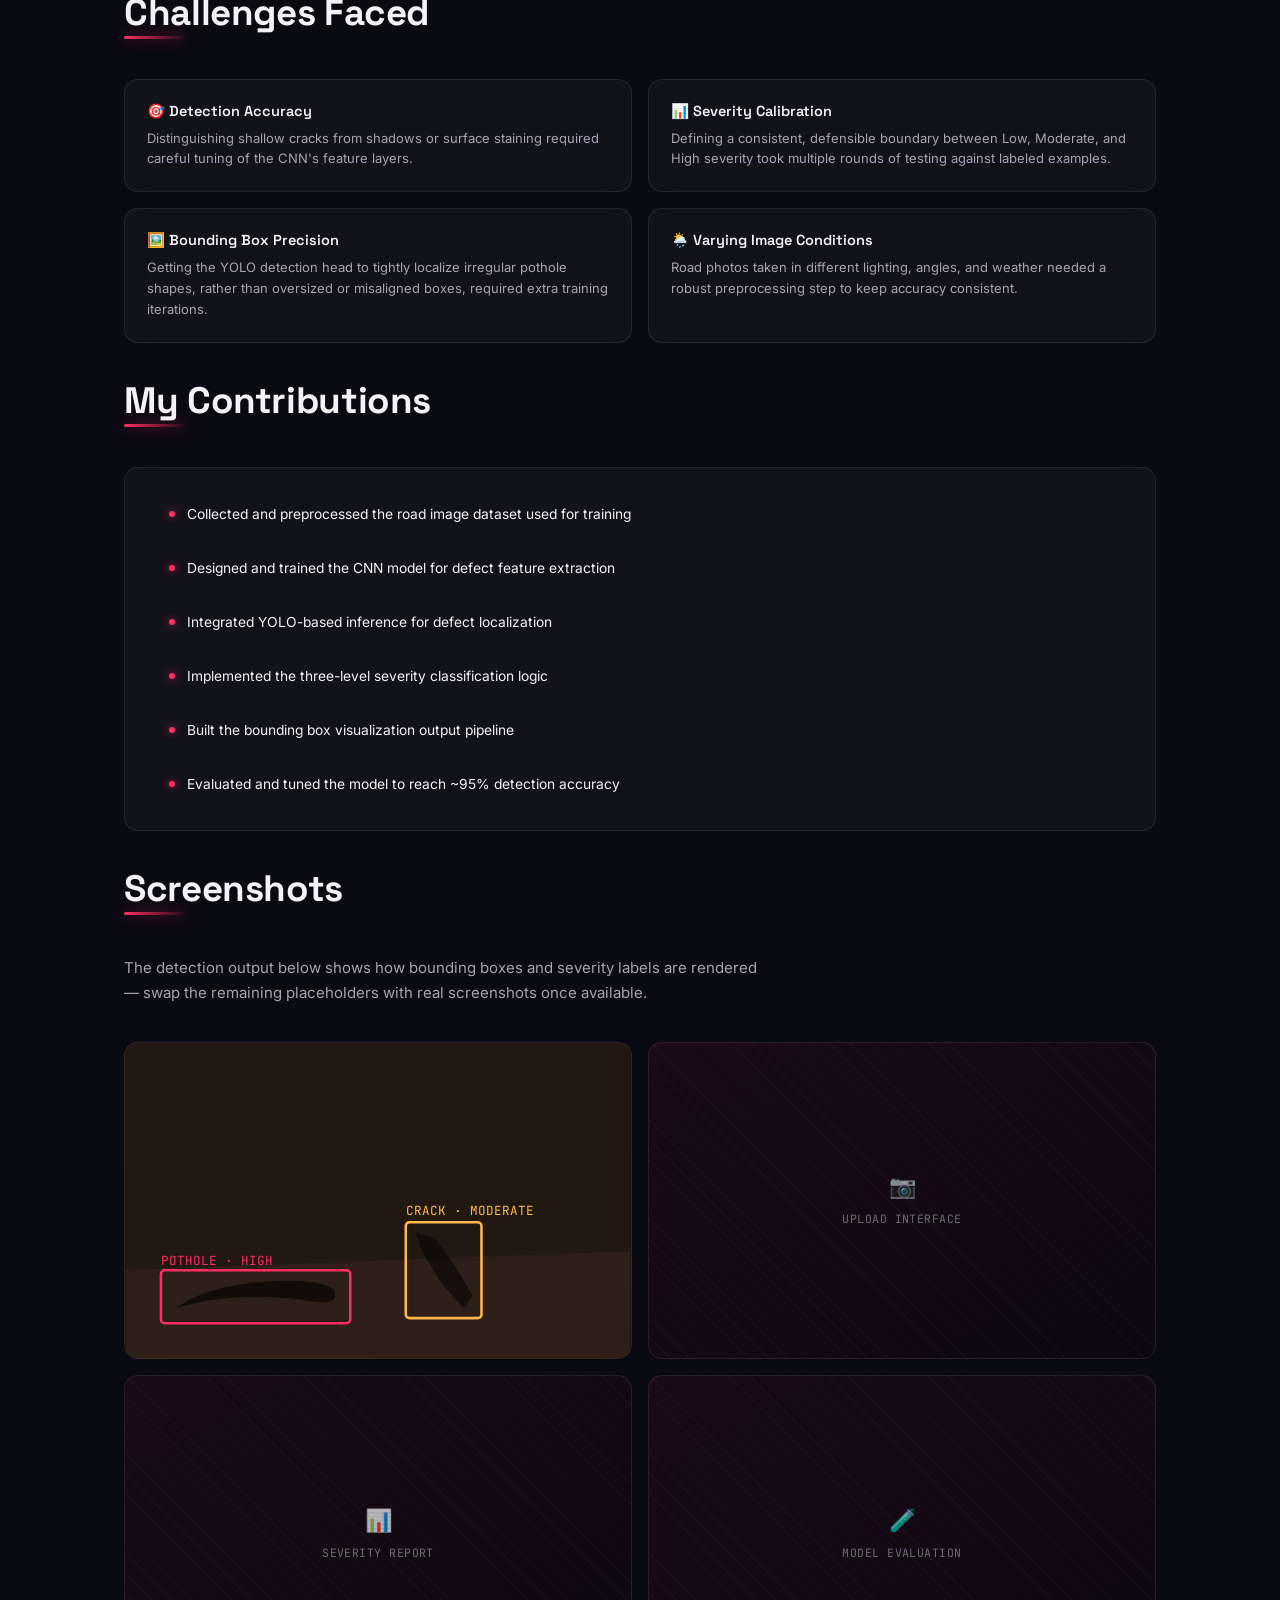
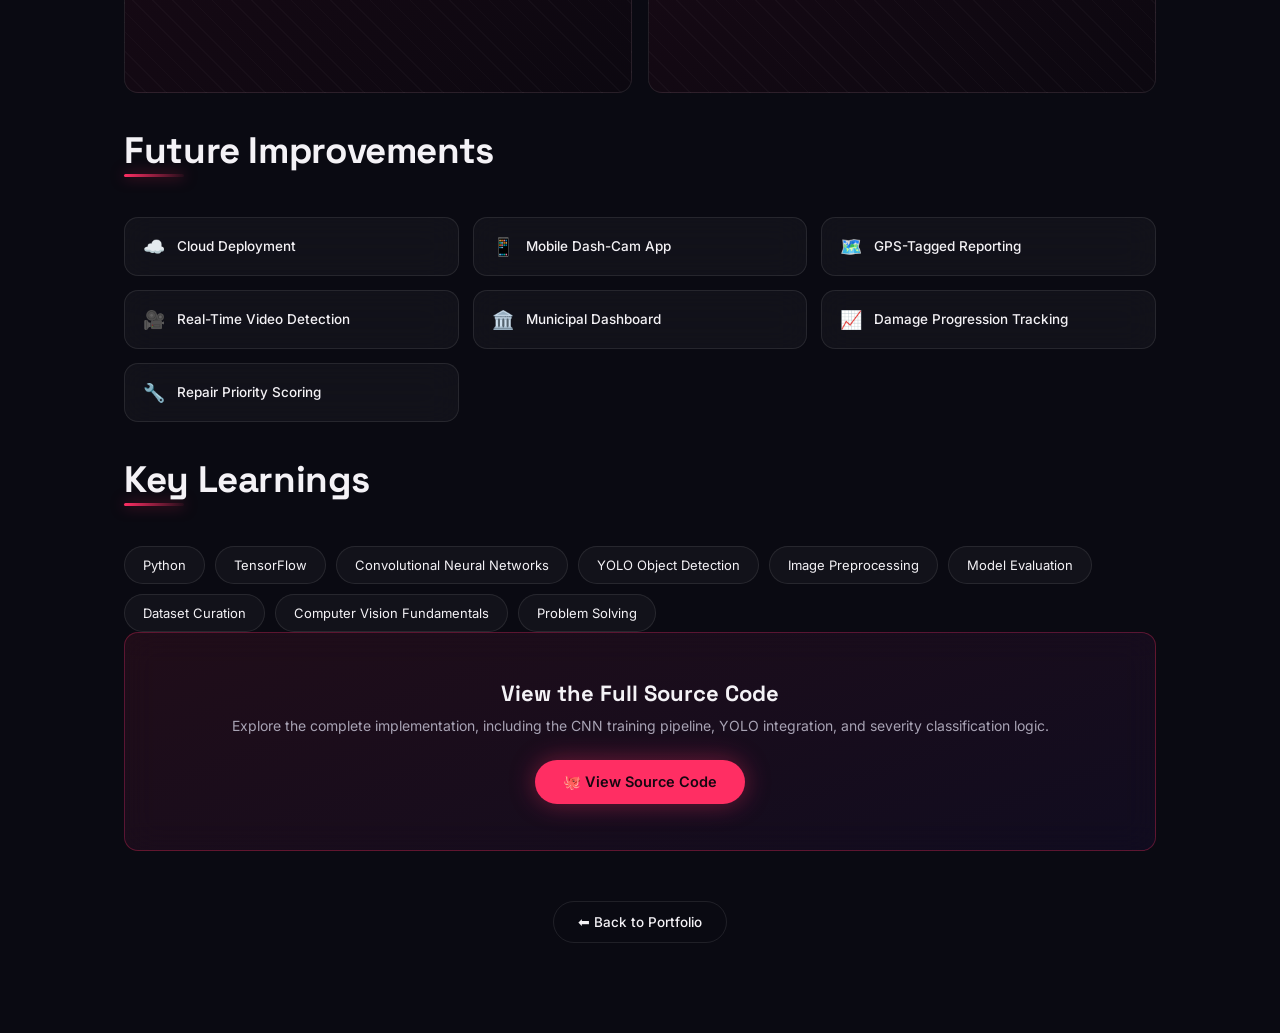
<file: road.html>
<!DOCTYPE html>
<html lang="en">
<head>
<meta charset="UTF-8">
<meta name="viewport" content="width=device-width, initial-scale=1.0">
<title>Road Surface Defect Detection — Project Case Study</title>
<link rel="preconnect" href="https://fonts.googleapis.com">
<link href="https://fonts.googleapis.com/css2?family=Space+Grotesk:wght@500;600;700&family=Inter:wght@400;500;600;700&family=JetBrains+Mono:wght@400;500&display=swap" rel="stylesheet">
<style>

  /* ============================================================
     TOKENS — shared with the Projects grid for visual consistency
     ============================================================ */
  :root{
    --bg:            #0a0a12;
    --surface:       rgba(255,255,255,0.035);
    --surface-2:     rgba(255,255,255,0.05);
    --border:        rgba(255,255,255,0.09);
    --border-hover:  rgba(255,46,99,0.5);
    --pink:          #ff2e63;
    --pink-soft:     rgba(255,46,99,0.12);
    --violet:        #6c2bd9;
    --green:         #35e07a;
    --text:          #f4f2f6;
    --text-dim:      #a8a3b4;
    --text-faint:    #6e6a7c;
    --radius-lg:     22px;
    --radius-md:     14px;
    --radius-sm:     999px;
    --font-display:  'Space Grotesk', sans-serif;
    --font-body:     'Inter', sans-serif;
    --font-mono:     'JetBrains Mono', monospace;
    --ease:          cubic-bezier(0.22, 1, 0.36, 1);
    --maxw:          1080px;
  }

  *{ margin:0; padding:0; box-sizing:border-box; }

  html{ scroll-behavior: smooth; }

  body{
    background:
      radial-gradient(ellipse 900px 500px at 10% 0%, rgba(108,43,217,0.14), transparent 55%),
      radial-gradient(ellipse 700px 500px at 100% 10%, rgba(255,46,99,0.10), transparent 50%),
      var(--bg);
    color: var(--text);
    font-family: var(--font-body);
    -webkit-font-smoothing: antialiased;
    overflow-x: hidden;
  }

  @media (prefers-reduced-motion: reduce){
    html{ scroll-behavior: auto; }
    *{ animation-duration: 0.01ms !important; transition-duration: 0.01ms !important; }
  }

  a{ color: inherit; text-decoration: none; }

  .wrap{ max-width: var(--maxw); margin: 0 auto; padding: 0 24px; }

  .reveal{
    opacity: 0;
    transform: translateY(28px);
    transition: opacity 0.7s var(--ease), transform 0.7s var(--ease);
  }
  .reveal.is-visible{ opacity: 1; transform: translateY(0); }

  section{ padding: 88px 0; }
  @media (max-width: 720px){ section{ padding: 60px 0; } }

  .eyebrow{
    font-family: var(--font-mono);
    font-size: 12px;
    letter-spacing: 0.16em;
    text-transform: uppercase;
    color: var(--pink);
    display: block;
    margin-bottom: 10px;
  }

  .section-title{
    font-family: var(--font-display);
    font-weight: 700;
    font-size: clamp(1.7rem, 3.2vw, 2.3rem);
    letter-spacing: -0.01em;
    margin-top: 34px;
  }

  .section-underline{
    width: 60px; height: 3px; border-radius: 2px;
    background: linear-gradient(90deg, var(--pink), rgba(255,46,99,0.1));
    box-shadow: 0 0 14px rgba(255,46,99,0.5);
    margin-bottom: 40px;
  }

  .section-lede{
    color: var(--text-dim);
    font-size: 15px;
    max-width: 640px;
    margin-bottom: 36px;
    line-height: 1.7;
  }

  .glass-card{
    background: var(--surface);
    border: 1px solid var(--border);
    border-radius: var(--radius-md);
    backdrop-filter: blur(16px);
    -webkit-backdrop-filter: blur(16px);
    transition: transform 0.35s var(--ease), border-color 0.35s var(--ease), box-shadow 0.35s var(--ease);
  }
  .glass-card:hover{
    transform: translateY(-4px);
    border-color: var(--border-hover);
    box-shadow: 0 14px 34px rgba(255,46,99,0.14);
  }

  /* ============================================================
     STICKY MINI NAV
     ============================================================ */
  .mini-nav{
    position: sticky;
    top: 0;
    z-index: 50;
    background: rgba(10,10,18,0.72);
    backdrop-filter: blur(14px);
    -webkit-backdrop-filter: blur(14px);
    border-bottom: 1px solid var(--border);
  }

  .mini-nav-inner{
    max-width: var(--maxw);
    margin: 0 auto;
    padding: 14px 24px;
    display: flex;
    align-items: center;
    justify-content: space-between;
    gap: 20px;
  }

  .mini-nav-brand{
    font-family: var(--font-display);
    font-weight: 600;
    font-size: 14px;
    white-space: nowrap;
  }

  .mini-nav-links{
    display: flex;
    gap: 4px;
    overflow-x: auto;
    scrollbar-width: none;
  }
  .mini-nav-links::-webkit-scrollbar{ display: none; }

  .mini-nav-links a{
    font-size: 12.5px;
    font-weight: 500;
    color: var(--text-dim);
    padding: 8px 12px;
    border-radius: var(--radius-sm);
    white-space: nowrap;
    transition: color 0.25s var(--ease), background 0.25s var(--ease);
  }
  .mini-nav-links a:hover{ color: var(--text); background: var(--surface-2); }

  .mini-nav-back{
    flex-shrink: 0;
    font-size: 12.5px;
    font-weight: 500;
    padding: 8px 14px;
    border-radius: var(--radius-sm);
    border: 1px solid var(--border);
    transition: border-color 0.25s var(--ease), background 0.25s var(--ease);
  }
  .mini-nav-back:hover{ border-color: var(--pink); background: var(--pink-soft); }

  /* ============================================================
     HERO
     ============================================================ */
  .hero{
    position: relative;
    padding: 0;
    height: 62vh;
    min-height: 420px;
    max-height: 560px;
    display: flex;
    align-items: flex-end;
    overflow: hidden;
  }

  .hero-banner{
    position: absolute;
    inset: 0;
    background:
      radial-gradient(circle at 25% 20%, rgba(255,46,99,0.4), transparent 55%),
      radial-gradient(circle at 80% 75%, rgba(108,43,217,0.35), transparent 55%),
      repeating-linear-gradient(115deg, rgba(255,255,255,0.035) 0px, rgba(255,255,255,0.035) 1px, transparent 1px, transparent 30px),
      linear-gradient(160deg, #22091a, #0a0710 75%);
  }

  .hero-banner-img{
    position: absolute;
    inset: 0;
    width: 100%;
    height: 100%;
    object-fit: cover;
    opacity: 0.55;
    mix-blend-mode: luminosity;
  }

  .hero-scrim{
    position: absolute;
    inset: 0;
    background: linear-gradient(180deg, rgba(10,10,18,0.15) 0%, rgba(10,10,18,0.55) 55%, var(--bg) 100%);
  }

  .hero-content{
    position: relative;
    z-index: 2;
    width: 100%;
    padding-bottom: 44px;
  }

  .hero-status{
    display: inline-flex;
    align-items: center;
    gap: 7px;
    padding: 6px 14px;
    border-radius: var(--radius-sm);
    background: rgba(20,10,16,0.6);
    border: 1px solid rgba(255,255,255,0.16);
    backdrop-filter: blur(10px);
    font-family: var(--font-mono);
    font-size: 12px;
    margin-bottom: 18px;
  }

  .status-dot{
    width: 7px; height: 7px; border-radius: 50%;
    background: var(--green);
    box-shadow: 0 0 8px rgba(53,224,122,0.9);
  }

  .hero-title{
    font-family: var(--font-display);
    font-weight: 700;
    font-size: clamp(2.2rem, 6vw, 3.6rem);
    letter-spacing: -0.02em;
    margin-bottom: 32px;
  }

  .hero-tagline{
    font-size: clamp(1rem, 2vw, 1.15rem);
    color: var(--text-dim);
    max-width: 560px;
    line-height: 1.5;
  }

  /* ============================================================
     QUICK INFO CARDS
     ============================================================ */
  .info-strip{
    padding: 44px 0 0;
  }

  .info-grid{
    display: grid;
    grid-template-columns: repeat(6, 1fr);
    gap: 14px;
  }

  @media (max-width: 900px){ .info-grid{ grid-template-columns: repeat(3, 1fr); } }
  @media (max-width: 560px){ .info-grid{ grid-template-columns: repeat(2, 1fr); } }

  .info-card{
    padding: 18px 16px;
    text-align: left;
  }

  .info-label{
    font-family: var(--font-mono);
    font-size: 10.5px;
    letter-spacing: 0.08em;
    text-transform: uppercase;
    color: var(--pink);
    margin-bottom: 8px;
  }

  .info-value{
    font-size: 13.5px;
    font-weight: 500;
    line-height: 1.4;
  }

  /* ============================================================
     PROSE SECTIONS (Overview / Problem Statement)
     ============================================================ */
  .prose-card{
    padding: 32px 34px;
  }

  .prose-card p{
    font-size: 15px;
    line-height: 1.85;
    color: var(--text-dim);
  }

  .prose-card p + p{ margin-top: 16px; }

  /* ============================================================
     OBJECTIVES
     ============================================================ */
  .objectives-grid{
    display: grid;
    grid-template-columns: repeat(2, 1fr);
    gap: 14px;
  }
  @media (max-width: 640px){ .objectives-grid{ grid-template-columns: 1fr; } }

  .objective-item{
    display: flex;
    align-items: flex-start;
    gap: 12px;
    padding: 18px 20px;
  }

  .objective-check{
    flex-shrink: 0;
    width: 26px; height: 26px;
    border-radius: 50%;
    background: var(--pink-soft);
    border: 1px solid rgba(255,46,99,0.5);
    display: flex; align-items: center; justify-content: center;
    font-size: 13px;
    color: var(--pink);
  }

  .objective-text{ font-size: 14px; color: var(--text); line-height: 1.5; padding-top: 3px; }

  /* ============================================================
     WORKFLOW (vertical flow)
     ============================================================ */
  .workflow{
    display: flex;
    flex-direction: column;
    align-items: center;
    gap: 0;
  }

  .workflow-step{
    width: 100%;
    max-width: 420px;
    padding: 16px 22px;
    text-align: center;
    font-size: 14px;
    font-weight: 500;
  }

  .workflow-arrow{
    font-family: var(--font-mono);
    color: var(--pink);
    font-size: 18px;
    padding: 10px 0;
    opacity: 0.8;
  }

  /* ============================================================
     FEATURES
     ============================================================ */
  .features-grid{
    display: grid;
    grid-template-columns: repeat(3, 1fr);
    gap: 16px;
  }
  @media (max-width: 900px){ .features-grid{ grid-template-columns: repeat(2, 1fr); } }
  @media (max-width: 560px){ .features-grid{ grid-template-columns: 1fr; } }

  .feature-card{
    padding: 24px 22px;
  }

  .feature-icon{ font-size: 26px; margin-bottom: 14px; display: block; }
  .feature-title{ font-family: var(--font-display); font-weight: 600; font-size: 15px; margin-bottom: 8px; }
  .feature-desc{ font-size: 13px; color: var(--text-dim); line-height: 1.6; }

  /* ============================================================
     TECH STACK
     ============================================================ */
  .stack-grid{
    display: grid;
    grid-template-columns: repeat(3, 1fr);
    gap: 16px;
  }
  @media (max-width: 900px){ .stack-grid{ grid-template-columns: repeat(2, 1fr); } }
  @media (max-width: 560px){ .stack-grid{ grid-template-columns: 1fr; } }

  .stack-card{ padding: 20px 20px 22px; }

  .stack-cat{
    font-family: var(--font-mono);
    font-size: 11px;
    letter-spacing: 0.06em;
    text-transform: uppercase;
    color: var(--text-faint);
    margin-bottom: 12px;
  }

  .stack-pills{ display: flex; flex-wrap: wrap; gap: 8px; }

  .stack-pill{
    font-family: var(--font-mono);
    font-size: 12px;
    padding: 6px 13px;
    border-radius: var(--radius-sm);
    border: 1px solid rgba(255,46,99,0.4);
    background: rgba(255,46,99,0.07);
    color: #ffc0d2;
  }

  /* ============================================================
     ARCHITECTURE (vertical flow, distinct styling from workflow)
     ============================================================ */
  .arch-flow{
    display: flex;
    flex-direction: column;
    align-items: center;
  }

  .arch-node{
    width: 100%;
    max-width: 460px;
    padding: 16px 22px;
    text-align: center;
    font-family: var(--font-mono);
    font-size: 13px;
    letter-spacing: 0.01em;
    border: 1px solid var(--border);
    border-radius: var(--radius-md);
    background: linear-gradient(180deg, rgba(255,46,99,0.06), rgba(108,43,217,0.05));
  }

  .arch-node.emphasis{
    border-color: rgba(255,46,99,0.55);
    box-shadow: 0 0 22px rgba(255,46,99,0.18);
  }

  .arch-arrow{
    color: var(--pink);
    font-size: 16px;
    padding: 8px 0;
    opacity: 0.75;
  }

  /* ============================================================
     IMPLEMENTATION MODULES
     ============================================================ */
  .modules-list{ display: flex; flex-direction: column; gap: 14px; }

  .module-item{
    display: flex;
    gap: 18px;
    padding: 20px 22px;
    align-items: flex-start;
  }

  .module-index{
    font-family: var(--font-mono);
    font-size: 12px;
    color: var(--pink);
    flex-shrink: 0;
    padding-top: 2px;
  }

  .module-body h4{
    font-family: var(--font-display);
    font-size: 14.5px;
    font-weight: 600;
    margin-bottom: 6px;
  }

  .module-body p{
    font-size: 13.3px;
    color: var(--text-dim);
    line-height: 1.65;
  }

  /* ============================================================
     CHALLENGES
     ============================================================ */
  .challenges-grid{
    display: grid;
    grid-template-columns: repeat(2, 1fr);
    gap: 16px;
  }
  @media (max-width: 640px){ .challenges-grid{ grid-template-columns: 1fr; } }

  .challenge-card{ padding: 22px 22px; }
  .challenge-title{ font-family: var(--font-display); font-weight: 600; font-size: 14.5px; margin-bottom: 8px; display:flex; align-items:center; gap:8px; }
  .challenge-desc{ font-size: 13px; color: var(--text-dim); line-height: 1.6; }

  /* ============================================================
     CONTRIBUTIONS
     ============================================================ */
  .contrib-list{ display: flex; flex-direction: column; gap: 10px; }

  .contrib-item{
    display: flex;
    align-items: center;
    gap: 12px;
    padding: 14px 18px;
    font-size: 13.8px;
  }

  .contrib-dot{
    width: 6px; height: 6px; border-radius: 50%;
    background: var(--pink);
    box-shadow: 0 0 8px rgba(255,46,99,0.7);
    flex-shrink: 0;
  }

  /* ============================================================
     SCREENSHOTS
     ============================================================ */
  .screens-grid{
    display: grid;
    grid-template-columns: repeat(2, 1fr);
    gap: 16px;
  }
  @media (max-width: 640px){ .screens-grid{ grid-template-columns: 1fr; } }

  .screen-card{
    aspect-ratio: 16 / 10;
    position: relative;
    overflow: hidden;
    display: flex;
    align-items: center;
    justify-content: center;
    background:
      repeating-linear-gradient(45deg, rgba(255,255,255,0.025) 0px, rgba(255,255,255,0.025) 1px, transparent 1px, transparent 14px),
      linear-gradient(150deg, #1a0a16, #0c0810);
  }

  .screen-card img{
    position: absolute;
    inset: 0;
    width: 100%;
    height: 100%;
    object-fit: cover;
  }

  .screen-label{
    position: relative;
    z-index: 1;
    text-align: center;
    color: var(--text-faint);
  }

  .screen-label-icon{ font-size: 22px; display: block; margin-bottom: 8px; opacity: 0.7; }
  .screen-label-text{ font-family: var(--font-mono); font-size: 11.5px; letter-spacing: 0.04em; }

  /* ============================================================
     FUTURE IMPROVEMENTS
     ============================================================ */
  .future-grid{
    display: grid;
    grid-template-columns: repeat(3, 1fr);
    gap: 14px;
  }
  @media (max-width: 900px){ .future-grid{ grid-template-columns: repeat(2, 1fr); } }
  @media (max-width: 560px){ .future-grid{ grid-template-columns: 1fr; } }

  .future-card{
    padding: 18px 18px;
    display: flex;
    align-items: center;
    gap: 12px;
    font-size: 13.5px;
    font-weight: 500;
  }

  .future-icon{ font-size: 18px; }

  /* ============================================================
     KEY LEARNINGS
     ============================================================ */
  .learnings-wrap{ display: flex; flex-wrap: wrap; gap: 10px; }

  .learning-pill{
    font-size: 13px;
    padding: 10px 18px;
    border-radius: var(--radius-sm);
    border: 1px solid var(--border);
    background: var(--surface);
    transition: border-color 0.3s var(--ease), background 0.3s var(--ease), transform 0.3s var(--ease);
  }
  .learning-pill:hover{
    border-color: var(--pink);
    background: var(--pink-soft);
    transform: translateY(-2px);
  }

  /* ============================================================
     GITHUB CTA
     ============================================================ */
  .github-card{
    padding: 46px 40px;
    text-align: center;
    background: linear-gradient(160deg, rgba(255,46,99,0.09), rgba(108,43,217,0.07));
    border: 1px solid rgba(255,46,99,0.3);
  }

  .github-card h3{
    font-family: var(--font-display);
    font-size: 22px;
    font-weight: 700;
    margin-bottom: 10px;
  }

  .github-card p{
    color: var(--text-dim);
    font-size: 14px;
    margin-bottom: 26px;
  }

  .github-btn{
    display: inline-flex;
    align-items: center;
    gap: 10px;
    padding: 13px 28px;
    border-radius: var(--radius-sm);
    background: var(--pink);
    color: #150710;
    font-weight: 600;
    font-size: 14.5px;
    box-shadow: 0 0 26px rgba(255,46,99,0.4);
    transition: transform 0.3s var(--ease), box-shadow 0.3s var(--ease);
  }
  .github-btn:hover{
    transform: translateY(-3px);
    box-shadow: 0 0 36px rgba(255,46,99,0.55);
  }

  /* ============================================================
     BACK TO PORTFOLIO (footer)
     ============================================================ */
  .back-footer{
    padding: 50px 0 90px;
    text-align: center;
  }

  .back-link{
    display: inline-flex;
    align-items: center;
    gap: 8px;
    padding: 12px 24px;
    border-radius: var(--radius-sm);
    border: 1px solid var(--border);
    font-size: 13.5px;
    font-weight: 500;
    transition: border-color 0.3s var(--ease), background 0.3s var(--ease), transform 0.3s var(--ease);
  }
  .back-link:hover{
    border-color: var(--pink);
    background: var(--pink-soft);
    transform: translateY(-2px);
  }

</style>
</head>
<body>

<!-- ============================================================
     STICKY MINI NAVIGATION
     ============================================================ -->
<nav class="mini-nav">
  <div class="mini-nav-inner">
    <span class="mini-nav-brand">🤖 Road Defect Detection</span>
    <div class="mini-nav-links">
      <a href="#overview">Overview</a>
      <a href="#workflow">Workflow</a>
      <a href="#features">Features</a>
      <a href="#stack">Stack</a>
      <a href="#architecture">Architecture</a>
      <a href="#contributions">Contributions</a>
      <a href="#github">GitHub</a>
    </div>
    <a class="mini-nav-back" href="index.html">← Portfolio</a>
  </div>
</nav>

<!-- ============================================================
     HERO
     ============================================================ -->
<header class="hero">
  <div class="hero-banner">
    <!-- Replace with your own screenshot: <img class="hero-banner-img" src="YOUR-IMAGE.jpg" alt=""> -->
  </div>
  <div class="hero-scrim"></div>
  <div class="hero-content wrap">
    <span class="hero-status" style="background: rgba(20,16,10,0.6);"><span class="status-dot" style="background:#a8a3b4; box-shadow:none;"></span>Completed</span>
    <h1 class="hero-title">🤖 CNN-Driven Road Surface Defect Detection</h1>
    <p class="hero-tagline">A deep learning system that detects potholes and cracks in road images, localizes them with bounding boxes, and classifies severity automatically.</p>
  </div>
</header>

<!-- ============================================================
     QUICK INFO STRIP
     ============================================================ -->
<section class="info-strip wrap">
  <div class="info-grid">
    <div class="glass-card info-card">
      <span class="info-label">Duration</span>
      <span class="info-value">Jan 2026 – Mar 2026</span>
    </div>
    <div class="glass-card info-card">
      <span class="info-label">Role</span>
      <span class="info-value">Machine Learning Developer</span>
    </div>
    <div class="glass-card info-card">
      <span class="info-label">Project Type</span>
      <span class="info-value">Academic Project</span>
    </div>
    <div class="glass-card info-card">
      <span class="info-label">Category</span>
      <span class="info-value">Computer Vision</span>
    </div>
    <div class="glass-card info-card">
      <span class="info-label">Technology</span>
      <span class="info-value">Python + TensorFlow</span>
    </div>
    <div class="glass-card info-card">
      <span class="info-label">Status</span>
      <span class="info-value">Completed</span>
    </div>
  </div>
</section>

<!-- ============================================================
     PROJECT OVERVIEW
     ============================================================ -->
<section id="overview" class="wrap">
  <div class="reveal">
    <h2 class="section-title">Project Overview</h2>
    <div class="section-underline"></div>
    <div class="glass-card prose-card">
      <p>This project is a deep learning system that automatically detects and classifies road surface defects — potholes and cracks — directly from road images. Given an input photo, the model identifies whether a defect is present, determines what type it is, draws a bounding box around its exact location in the image, and assigns a severity level of low, moderate, or high based on the extent of the damage.</p>
      <p>I built this to explore a real infrastructure problem: road damage assessment is still largely done by manual inspection, which is slow, inconsistent, and doesn't scale across large municipal road networks. A CNN-based detection pipeline can process images far faster than a human inspector while producing consistent, repeatable severity ratings.</p>
      <p>It's aimed at municipal road maintenance teams, civic tech applications, and researchers exploring automated infrastructure monitoring — anyone who needs a fast, visual, and quantifiable way to triage which roads need repair first.</p>
    </div>
  </div>
</section>

<!-- ============================================================
     PROBLEM STATEMENT
     ============================================================ -->
<section class="wrap">
  <div class="reveal">
    <h2 class="section-title">Problem Statement</h2>
    <div class="section-underline"></div>
    <div class="glass-card prose-card">
      <p>Municipal road networks are typically inspected on foot or by slow-moving survey vehicles, with defects logged manually by an inspector's judgment. This process is time-consuming, expensive to scale, and highly subjective — two inspectors looking at the same pothole may rate its severity differently.</p>
      <p>Because inspection is slow, damage often goes unreported for long stretches of time, allowing minor cracks to worsen into large potholes before repair crews are even aware of them. Without a consistent, quantifiable severity scale, maintenance teams also struggle to prioritize which roads need urgent attention versus routine upkeep.</p>
      <p>An automated, image-based detection system solves both problems at once: it can process large volumes of road imagery quickly, and because the severity classification is model-driven rather than subjective, every road gets rated on the same consistent scale.</p>
    </div>
  </div>
</section>

<!-- ============================================================
     OBJECTIVES
     ============================================================ -->
<section class="wrap">
  <div class="reveal">
    <h2 class="section-title">Objectives</h2>
    <div class="section-underline"></div>
    <div class="objectives-grid">
      <div class="glass-card objective-item"><span class="objective-check">✓</span><span class="objective-text">Detect potholes and cracks automatically from road images</span></div>
      <div class="glass-card objective-item"><span class="objective-check">✓</span><span class="objective-text">Identify road type and defect category from visual features</span></div>
      <div class="glass-card objective-item"><span class="objective-check">✓</span><span class="objective-text">Localize each defect with a bounding box on the image</span></div>
      <div class="glass-card objective-item"><span class="objective-check">✓</span><span class="objective-text">Classify severity as Low, Moderate, or High</span></div>
      <div class="glass-card objective-item"><span class="objective-check">✓</span><span class="objective-text">Achieve high detection accuracy across varied road conditions</span></div>
      <div class="glass-card objective-item"><span class="objective-check">✓</span><span class="objective-text">Build a pipeline fast enough for practical, large-scale use</span></div>
    </div>
  </div>
</section>

<!-- ============================================================
     PROJECT WORKFLOW
     ============================================================ -->
<section id="workflow" class="wrap">
  <div class="reveal">
    <h2 class="section-title">Project Workflow</h2>
    <div class="section-underline"></div>
    <div class="workflow">
      <div class="glass-card workflow-step">📷 Road Image Upload</div>
      <div class="workflow-arrow">↓</div>
      <div class="glass-card workflow-step">🧹 Image Preprocessing</div>
      <div class="workflow-arrow">↓</div>
      <div class="glass-card workflow-step">🧠 CNN Feature Extraction</div>
      <div class="workflow-arrow">↓</div>
      <div class="glass-card workflow-step">🎯 YOLO-Based Defect Detection</div>
      <div class="workflow-arrow">↓</div>
      <div class="glass-card workflow-step">📊 Severity Classification (Low / Moderate / High)</div>
      <div class="workflow-arrow">↓</div>
      <div class="glass-card workflow-step">🖼️ Bounding Box Output</div>
    </div>
  </div>
</section>

<!-- ============================================================
     FEATURES
     ============================================================ -->
<section id="features" class="wrap">
  <div class="reveal">
    <h2 class="section-title">Features</h2>
    <div class="section-underline"></div>
    <div class="features-grid">
      <div class="glass-card feature-card">
        <span class="feature-icon">🕳️</span>
        <h4 class="feature-title">Pothole Detection</h4>
        <p class="feature-desc">Identifies potholes in a road image and flags their exact location.</p>
      </div>
      <div class="glass-card feature-card">
        <span class="feature-icon">🪨</span>
        <h4 class="feature-title">Crack Detection</h4>
        <p class="feature-desc">Detects surface cracks and distinguishes them from potholes.</p>
      </div>
      <div class="glass-card feature-card">
        <span class="feature-icon">🛣️</span>
        <h4 class="feature-title">Road Type Identification</h4>
        <p class="feature-desc">Classifies the road surface type visible in the uploaded image.</p>
      </div>
      <div class="glass-card feature-card">
        <span class="feature-icon">🖼️</span>
        <h4 class="feature-title">Bounding Box Visualization</h4>
        <p class="feature-desc">Draws a bounding box directly on the image around every defect found.</p>
      </div>
      <div class="glass-card feature-card">
        <span class="feature-icon">📊</span>
        <h4 class="feature-title">Severity Classification</h4>
        <p class="feature-desc">Rates each detected defect as Low, Moderate, or High severity.</p>
      </div>
      <div class="glass-card feature-card">
        <span class="feature-icon">🎯</span>
        <h4 class="feature-title">~95% Detection Accuracy</h4>
        <p class="feature-desc">Achieves high accuracy across varied lighting and road conditions.</p>
      </div>
    </div>
  </div>
</section>

<!-- ============================================================
     TECHNOLOGY STACK
     ============================================================ -->
<section id="stack" class="wrap">
  <div class="reveal">
    <h2 class="section-title">Technology Stack</h2>
    <div class="section-underline"></div>
    <div class="stack-grid">
      <div class="glass-card stack-card">
        <span class="stack-cat">Programming Language</span>
        <div class="stack-pills"><span class="stack-pill">Python</span></div>
      </div>
      <div class="glass-card stack-card">
        <span class="stack-cat">Deep Learning</span>
        <div class="stack-pills"><span class="stack-pill">TensorFlow</span><span class="stack-pill">YOLO</span></div>
      </div>
      <div class="glass-card stack-card">
        <span class="stack-cat">Computer Vision</span>
        <div class="stack-pills"><span class="stack-pill">OpenCV</span></div>
      </div>
      <div class="glass-card stack-card">
        <span class="stack-cat">Data Processing</span>
        <div class="stack-pills"><span class="stack-pill">NumPy</span></div>
      </div>
      <div class="glass-card stack-card">
        <span class="stack-cat">Model Type</span>
        <div class="stack-pills"><span class="stack-pill">CNN</span><span class="stack-pill">Object Detection</span></div>
      </div>
      <div class="glass-card stack-card">
        <span class="stack-cat">Tools</span>
        <div class="stack-pills"><span class="stack-pill">Git</span><span class="stack-pill">GitHub</span><span class="stack-pill">Jupyter</span></div>
      </div>
    </div>
  </div>
</section>

<!-- ============================================================
     SYSTEM ARCHITECTURE
     ============================================================ -->
<section id="architecture" class="wrap">
  <div class="reveal">
    <h2 class="section-title">System Architecture</h2>
    <div class="section-underline"></div>
    <div class="arch-flow">
      <div class="arch-node">Road Image Input</div>
      <div class="arch-arrow">↓</div>
      <div class="arch-node">OpenCV Preprocessing</div>
      <div class="arch-arrow">↓</div>
      <div class="arch-node emphasis">CNN Feature Extraction</div>
      <div class="arch-arrow">↓</div>
      <div class="arch-node emphasis">YOLO Detection Head</div>
      <div class="arch-arrow">↓</div>
      <div class="arch-node">Severity Classifier</div>
      <div class="arch-arrow">↓</div>
      <div class="arch-node">Bounding Box Renderer</div>
      <div class="arch-arrow">↓</div>
      <div class="arch-node">Annotated Output Image</div>
    </div>
  </div>
</section>

<!-- ============================================================
     IMPLEMENTATION
     ============================================================ -->
<section class="wrap">
  <div class="reveal">
    <h2 class="section-title">Implementation</h2>
    <div class="section-underline"></div>
    <div class="modules-list">
      <div class="glass-card module-item">
        <span class="module-index">01</span>
        <div class="module-body">
          <h4>Preprocessing Module</h4>
          <p>Resizes, normalizes, and denoises incoming road images using OpenCV so the model receives consistent input regardless of source resolution or lighting.</p>
        </div>
      </div>
      <div class="glass-card module-item">
        <span class="module-index">02</span>
        <div class="module-body">
          <h4>Feature Extraction Module</h4>
          <p>A convolutional neural network learns visual patterns distinguishing cracks, potholes, and healthy road surface from the preprocessed image.</p>
        </div>
      </div>
      <div class="glass-card module-item">
        <span class="module-index">03</span>
        <div class="module-body">
          <h4>Detection Module</h4>
          <p>A YOLO-based detection head localizes each defect in the image and outputs a bounding box with a class label for every instance found.</p>
        </div>
      </div>
      <div class="glass-card module-item">
        <span class="module-index">04</span>
        <div class="module-body">
          <h4>Severity Classification Module</h4>
          <p>Evaluates each detected defect's size and shape characteristics to assign a Low, Moderate, or High severity rating.</p>
        </div>
      </div>
      <div class="glass-card module-item">
        <span class="module-index">05</span>
        <div class="module-body">
          <h4>Visualization Module</h4>
          <p>Renders the final bounding boxes and severity labels directly onto the original image for easy visual interpretation.</p>
        </div>
      </div>
    </div>
  </div>
</section>

<!-- ============================================================
     CHALLENGES FACED
     ============================================================ -->
<section class="wrap">
  <div class="reveal">
    <h2 class="section-title">Challenges Faced</h2>
    <div class="section-underline"></div>
    <div class="challenges-grid">
      <div class="glass-card challenge-card">
        <h4 class="challenge-title">🎯 Detection Accuracy</h4>
        <p class="challenge-desc">Distinguishing shallow cracks from shadows or surface staining required careful tuning of the CNN's feature layers.</p>
      </div>
      <div class="glass-card challenge-card">
        <h4 class="challenge-title">📊 Severity Calibration</h4>
        <p class="challenge-desc">Defining a consistent, defensible boundary between Low, Moderate, and High severity took multiple rounds of testing against labeled examples.</p>
      </div>
      <div class="glass-card challenge-card">
        <h4 class="challenge-title">🖼️ Bounding Box Precision</h4>
        <p class="challenge-desc">Getting the YOLO detection head to tightly localize irregular pothole shapes, rather than oversized or misaligned boxes, required extra training iterations.</p>
      </div>
      <div class="glass-card challenge-card">
        <h4 class="challenge-title">🌦️ Varying Image Conditions</h4>
        <p class="challenge-desc">Road photos taken in different lighting, angles, and weather needed a robust preprocessing step to keep accuracy consistent.</p>
      </div>
    </div>
  </div>
</section>

<!-- ============================================================
     MY CONTRIBUTIONS
     ============================================================ -->
<section id="contributions" class="wrap">
  <div class="reveal">
    <h2 class="section-title">My Contributions</h2>
    <div class="section-underline"></div>
    <div class="glass-card" style="padding: 24px 26px;">
      <div class="contrib-list">
        <div class="contrib-item"><span class="contrib-dot"></span>Collected and preprocessed the road image dataset used for training</div>
        <div class="contrib-item"><span class="contrib-dot"></span>Designed and trained the CNN model for defect feature extraction</div>
        <div class="contrib-item"><span class="contrib-dot"></span>Integrated YOLO-based inference for defect localization</div>
        <div class="contrib-item"><span class="contrib-dot"></span>Implemented the three-level severity classification logic</div>
        <div class="contrib-item"><span class="contrib-dot"></span>Built the bounding box visualization output pipeline</div>
        <div class="contrib-item"><span class="contrib-dot"></span>Evaluated and tuned the model to reach ~95% detection accuracy</div>
      </div>
    </div>
  </div>
</section>

<!-- ============================================================
     SCREENSHOTS
     ============================================================ -->
<section class="wrap">
  <div class="reveal">
    <h2 class="section-title">Screenshots</h2>
    <div class="section-underline"></div>
    <p class="section-lede">The detection output below shows how bounding boxes and severity labels are rendered — swap the remaining placeholders with real screenshots once available.</p>
    <div class="screens-grid">
      <div class="glass-card screen-card" style="aspect-ratio: 16/10; background: linear-gradient(150deg, #24140f, #14100c);">
        <svg viewBox="0 0 400 250" style="width:100%; height:100%; position:absolute; inset:0;">
          <rect width="400" height="250" fill="#221812"/>
          <path d="M0 180 L400 165 L400 250 L0 250 Z" fill="#2e2019"/>
          <path d="M40 210 Q90 195 150 205 Q170 208 165 195 Q150 185 100 190 Q60 195 40 210 Z" fill="#0d0906" opacity="0.85"/>
          <path d="M230 150 L245 155 L260 175 L275 200 L268 210 L250 190 L235 165 Z" fill="#0d0906" opacity="0.75"/>
          <rect x="28" y="180" width="150" height="42" fill="none" stroke="#ff2e63" stroke-width="2" rx="3"/>
          <text x="28" y="176" font-family="JetBrains Mono, monospace" font-size="10" fill="#ff2e63">POTHOLE · HIGH</text>
          <rect x="222" y="142" width="60" height="76" fill="none" stroke="#ffb84d" stroke-width="2" rx="3"/>
          <text x="222" y="136" font-family="JetBrains Mono, monospace" font-size="10" fill="#ffb84d">CRACK · MODERATE</text>
        </svg>
      </div>
      <div class="glass-card screen-card">
        <div class="screen-label"><span class="screen-label-icon">📷</span><span class="screen-label-text">UPLOAD INTERFACE</span></div>
      </div>
      <div class="glass-card screen-card">
        <div class="screen-label"><span class="screen-label-icon">📊</span><span class="screen-label-text">SEVERITY REPORT</span></div>
      </div>
      <div class="glass-card screen-card">
        <div class="screen-label"><span class="screen-label-icon">🧪</span><span class="screen-label-text">MODEL EVALUATION</span></div>
      </div>
    </div>
  </div>
</section>

<!-- ============================================================
     FUTURE IMPROVEMENTS
     ============================================================ -->
<section class="wrap">
  <div class="reveal">
    <h2 class="section-title">Future Improvements</h2>
    <div class="section-underline"></div>
    <div class="future-grid">
      <div class="glass-card future-card"><span class="future-icon">☁️</span>Cloud Deployment</div>
      <div class="glass-card future-card"><span class="future-icon">📱</span>Mobile Dash-Cam App</div>
      <div class="glass-card future-card"><span class="future-icon">🗺️</span>GPS-Tagged Reporting</div>
      <div class="glass-card future-card"><span class="future-icon">🎥</span>Real-Time Video Detection</div>
      <div class="glass-card future-card"><span class="future-icon">🏛️</span>Municipal Dashboard</div>
      <div class="glass-card future-card"><span class="future-icon">📈</span>Damage Progression Tracking</div>
      <div class="glass-card future-card"><span class="future-icon">🔧</span>Repair Priority Scoring</div>
    </div>
  </div>
</section>

<!-- ============================================================
     KEY LEARNINGS
     ============================================================ -->
<section class="wrap">
  <div class="reveal">
    <h2 class="section-title">Key Learnings</h2>
    <div class="section-underline"></div>
    <div class="learnings-wrap">
      <span class="learning-pill">Python</span>
      <span class="learning-pill">TensorFlow</span>
      <span class="learning-pill">Convolutional Neural Networks</span>
      <span class="learning-pill">YOLO Object Detection</span>
      <span class="learning-pill">Image Preprocessing</span>
      <span class="learning-pill">Model Evaluation</span>
      <span class="learning-pill">Dataset Curation</span>
      <span class="learning-pill">Computer Vision Fundamentals</span>
      <span class="learning-pill">Problem Solving</span>
    </div>
  </div>
</section>

<!-- ============================================================
     GITHUB REPOSITORY
     ============================================================ -->
<section id="github" class="wrap">
  <div class="reveal glass-card github-card">
    <h3>View the Full Source Code</h3>
    <p>Explore the complete implementation, including the CNN training pipeline, YOLO integration, and severity classification logic.</p>
    <a class="github-btn" href="https://github.com/kowsisp47/CNN-Driven-Road-Defect-Detection-and-Severity-Evaluation" target="_blank" rel="noopener">🐙 View Source Code</a>
  </div>
</section>

<!-- ============================================================
     BACK TO PORTFOLIO
     ============================================================ -->
<footer class="back-footer wrap">
  <a class="back-link" href="index.html">⬅ Back to Portfolio</a>
</footer>

<script>
  // ============================================================
  // Scroll-reveal animation for each section — vanilla JS,
  // no dependencies. Adds .is-visible once a section enters
  // the viewport so the CSS transition can fade/slide it in.
  // ============================================================
  (function initScrollReveal(){
    const revealEls = document.querySelectorAll('.reveal');

    const observer = new IntersectionObserver((entries) => {
      entries.forEach((entry) => {
        if (entry.isIntersecting){
          entry.target.classList.add('is-visible');
          observer.unobserve(entry.target);
        }
      });
    }, { threshold: 0.15, rootMargin: '0px 0px -60px 0px' });

    revealEls.forEach((el) => observer.observe(el));
  })();
</script>

</body>
</html>
</file>
<file: style.css>
*{
  margin:0;
  padding:0;
  box-sizing:border-box;
}

html{
  scroll-behavior:smooth;
}

body{
  font-family:'Poppins',sans-serif;
  background:#070012;
  color:white;
  overflow-x:hidden;
}

/* Glow */
.bg-glow{
  position:fixed;
  width:500px;
  height:500px;
  border-radius:50%;
  filter:blur(120px);
  z-index:-1;
}

.red{
  background:#ff004c;
  top:-100px;
  right:-100px;
}

.purple{
  background:#7c3aed;
  bottom:-100px;
  left:-100px;
}

/* Navbar (FIXED + GLASS) */
nav{
  display:flex;
  justify-content:space-between;
  padding:20px 80px;

  position:fixed;
  top:0;
  width:100%;
  z-index:1000;

  background:rgba(0,0,0,0.3);
  backdrop-filter:blur(10px);
}

nav h1{
  font-weight:600;
}

nav a{
  margin-left:25px;
  color:#aaa;
  text-decoration:none;
  position:relative;
}

/* underline animation */
nav a::after{
  content:"";
  position:absolute;
  width:0%;
  height:2px;
  left:0;
  bottom:-5px;
  background:#ff004c;
  transition:0.3s;
}

nav a:hover::after{
  width:100%;
}

nav a:hover{
  color:white;
}

/* Hero */
.hero{
  display:flex;
  justify-content:space-between;
  align-items:center;
  padding:150px 80px;
  min-height:90vh;

}

.hero-text{
  max-width:500px;
  flex:1.2 ;
  gap:38px;
}

.hero-image{
  flex:1;
  display:flex;
  justify-content:flex-end;
  padding-right:90px; 
}

/* Text */
.small{
  color:#888;
  font-size:12px;
  letter-spacing:2px;
}

.hero h2{
  font-size:60px;
  margin:10px 0;
  line-height:1.2;
}

.hero span{
  background:linear-gradient(90deg,#ff004c,#7c3aed);
  -webkit-background-clip:text;
  color:transparent;
}

#typing{
  display:inline-block;
  white-space:nowrap;
  min-width:260px; 
  margin-top:10px;
  margin-bottom:10px;  /* important */
}

.typing-wrapper{
  display:inline-block;
  width:350px;   /* fixed width */
}

.desc{
  color:#bbb;
  margin-top:10px;
}

.hero-text .about-btn{
  margin-top:35px;   /* increase space */
}

.btn{
  display: inline-block;
  margin-top: 25px;
  padding: 14px 32px;
  border: 2px solid white;
  border-radius: 40px;
  color: white;
  text-decoration: none;
  font-weight: 600;
  transition: 0.3s;
}

.btn:hover{
  background: white;
  color: black;
}

/* Button */
button{
  margin-top:30px;
  padding:12px 25px;
  border-radius:25px;
  border:1px solid #fff;
  background:transparent;
  color:white;
  cursor:pointer;
  transition:0.3s;
}

button:hover{
  background:white;
  color:black;
}

.hero-badge{

    display:inline-block;

    padding:8px 18px;

    margin-bottom:20px;

    border-radius:50px;

    background:rgba(255,255,255,.08);

    border:1px solid rgba(255,255,255,.15);

    color:#ff2e63;

    font-size:14px;

    font-weight:600;

    letter-spacing:.5px;

}
.hero-buttons{

    display:flex;

    gap:18px;

    margin-top:35px;

    flex-wrap:wrap;
}

.hero-buttons .btn i{

    margin-right:8px;
}

.btn-outline{

    background:transparent;

    border:2px solid #ff2e63;

    color:#ff2e63;
}

.btn-outline:hover{

    background:#ff2e63;

    color:#fff;
}
.hero-social{

    display:flex;

    gap:18px;

    margin-top:35px;
}

.hero-social a{

    width:50px;

    height:50px;

    display:flex;

    align-items:center;

    justify-content:center;

    border-radius:50%;

    background:rgba(255,255,255,.08);

    border:1px solid rgba(255,255,255,.15);

    color:#fff;

    font-size:22px;

    transition:.4s;
}

.hero-social a:hover{

    background:#ff2e63;

    transform:translateY(-6px);

    box-shadow:0 0 25px rgba(255,46,99,.45);
}
.profile{

    animation:glow 3s infinite ease-in-out;
}

@keyframes glow{

0%{

box-shadow:0 0 20px rgba(255,46,99,.35);

}

50%{

box-shadow:0 0 45px rgba(255,46,99,.8);

}

100%{

box-shadow:0 0 20px rgba(255,46,99,.35);

}

}
/* Profile */
.profile{
  width:300px;
  height:300px;
  border-radius:50%;
  animation:float 4s ease-in-out infinite;
  overflow:hidden;
  border:3px solid #ff004c;
  box-shadow:0 0 30px rgba(255,0,76,0.5);
}

.profile img{
  width:100%;
  height:100%;
  object-fit:cover;
}

@keyframes float{
  0%,100%{ transform:translateY(0); }
  50%{ transform:translateY(-10px); }
}

/* Sections */
.section{
  padding:100px 120px;
}

.section h2{
  font-size:32px;
  font-weight:600;
  margin-bottom:30px;
}

.section h2::after{
  content:"";
  display:block;
  width:60px;
  height:3px;
  background:#ff004c;
  margin-top:8px;
}
.section h2{
  color:#fff;
}

.section h2 span{
  color:#ff004c;
}

/* About Statistics */

.about-stats{

    display:grid;

    grid-template-columns:repeat(3  ,1fr);

    gap:15px;

    margin-top:25px;
}

.stat-card{

    padding:18px;

    text-align:center;

    border-radius:15px;

    background:rgba(255,255,255,.05);

    border:1px solid rgba(255,255,255,.15);

    backdrop-filter:blur(8px);

    transition:.35s;
}

.stat-card:hover{

    transform:translateY(-5px);

    border-color:#ff2e63;

    box-shadow:0 0 20px rgba(255,46,99,.3);
}

.stat-card h4{

    font-size:28px;

    color:#ff2e63;

    margin-bottom:6px;
}

.stat-card span{

    color:#ddd;

    font-size:14px;
}

.career-goal{
    margin-top:15px;
    color:#cfcfcf;
    
}

@media(max-width:768px){

.about-stats{

grid-template-columns:repeat(2,1fr);

}

}

/* Cards (GLASS) */
.cards{
  display:grid;
  grid-template-columns:repeat(2, 180px);
  gap:30px;
}

.card:hover{
  transform:translateY(-10px) scale(1.05);
  box-shadow:0 0 20px rgba(255,0,76,0.4),
    0 0 40px rgba(124,58,237,0.3);;
  background:linear-gradient(
    135deg,
    rgba(255,0,76,0.1),
    rgba(124,58,237,0.1)
  );
}
/* Skill Icons */
.card i{
  font-size:36px;
  margin-bottom:15px;
  color:#ff004c; /* same theme */
}
.card:hover i{
  transform:scale(1.2);
  transition:0.3s;
}
.card:nth-child(odd){
  background:rgba(124,58,237,0.1);
}
.skills-wrapper{
  display:flex;
  flex-direction: column;
  grid-template-columns:1fr 1fr;
  transform:translateX(40px);
  gap:45px;
  margin-top:50px;
  justify-content:center;
  max-width:900px;      /* ✅ LIMIT WIDTH */
  margin: 0 auto;
}

.skills-col{
  display:flex;
  flex-direction:column;
}
.skills-col:last-child{
  margin-left:20px;
}

.skill-title{
  margin-top:30px;
  margin-bottom:20px;
  color:#ff004c;
}

/*=============================
       Skills Badges
==============================*/

.skills-list{

    display:flex;

    flex-wrap:wrap;

    gap:12px;

    margin-top:18px;

    justify-content:center;
}

.skills-list span{

    padding:9px 18px;

    border-radius:30px;

    background:rgba(255,255,255,.08);

    border:1px solid rgba(255,255,255,.15);

    color:#fff;

    font-size:14px;

    transition:.35s;

    cursor:default;
}

.skills-list span:hover{

    background:#ff2e63;

    transform:translateY(-4px);

    box-shadow:0 0 18px rgba(255,46,99,.35);
}

/* Skill Tabs */

.skill-tabs{

    display:flex;

    justify-content:center;

    flex-wrap:wrap;

    gap:15px;

    margin:40px 0;

}

.tab-btn{

    padding:12px 22px;

    border:none;
    font-family: 'Poppins', sans-serif;

    border-radius:30px;

    cursor:pointer;

    color:#fff;

    background:rgba(255,255,255,.08);

    border:1px solid rgba(255,255,255,.15);

    transition:all .35s ease;

    font-size:15px;

}

.tab-btn:hover{

    background:rgba(255,46,99,.18);

    transform:translateY(-4px);

    box-shadow:0 8px 20px rgba(255,46,99,.25);

}

.tab-btn.active{

    background:#ff2e63;

    color:#fff;

    box-shadow:
        0 0 15px rgba(255,46,99,.5),
        0 0 30px rgba(255,46,99,.3);

    animation:activeGlow 2.5s ease-in-out infinite;

}
.tab-content{

    display:none;

    animation:fade .4s ease;

}

.tab-content.active{

    display:block;

}

@keyframes activeGlow{

    0%{

        box-shadow:
            0 0 12px rgba(255,46,99,.35),
            0 0 22px rgba(255,46,99,.20);

        transform:scale(1);

    }

    50%{

        box-shadow:
            0 0 25px rgba(255,46,99,.80),
            0 0 45px rgba(255,46,99,.40);

        transform:scale(1.03);

    }

    100%{

        box-shadow:
            0 0 12px rgba(255,46,99,.35),
            0 0 22px rgba(255,46,99,.20);

        transform:scale(1);

    }

}
/*==========================
        Skills Nav
===========================*/

.skills-nav{

    width:fit-content;

    margin:45px auto;

    display:flex;

    flex-wrap:wrap;

    justify-content:center;

    gap:12px;

    padding:18px;

    border-radius:22px;

    background:rgba(255,255,255,.06);

    backdrop-filter:blur(15px);

    border:1px solid rgba(255,255,255,.15);

    box-shadow:0 8px 30px rgba(0,0,0,.25);

}

.tab-btn{

    display:flex;

    align-items:center;

    gap:8px;

    padding:12px 18px;

    border:none;

    border-radius:14px;

    background:transparent;

    color:#fff;

    cursor:pointer;

    transition:.35s;

    font-size:15px;

}

.tab-btn i{

    font-size:18px;

}

.tab-btn:hover{

    background:rgba(255,46,99,.18);

}

.tab-btn.active{

    background:#ff2e63;

    box-shadow:0 0 18px rgba(255,46,99,.35);

}

.tab-content{

    display:none;

    animation:fade .45s ease;

}

.tab-content.active{

    display:block;

}

.cards{

    display:flex;

    justify-content:center;

    flex-wrap:wrap;

    gap:25px;

    margin-top:35px;

}
/* keep cards compact */
.cards{
    display:flex;
    flex-wrap:wrap;
    justify-content: center;
    align-items: center;
    gap:20px;
    margin-top:20px;
}

/* Better card layout */
.card{
  width:125px;
  height:125px;   /* reduce from large height */

  display:flex;
  flex-direction:column;
  justify-content:center;
  align-items:center;
  gap:10px;

  border-radius:16px;

  background:rgba(255,255,255,0.05);
  backdrop-filter:blur(10px);
  border:1px solid rgb(248, 241, 241);
  transition:0.3s;
}
.card:hover{
  transform:translateY(-8px);

  border:1px solid rgba(255,255,255,0.5); /* brighter on hover */

  box-shadow:0 0 25px rgba(255,255,255,0.2);
}
.card p{
  font-size:14px;
  color:#ddd;
}

/* Scroll Animation */
.hidden{
  opacity:0;
  transform:translateY(40px);
  transition:0.6s ease;
}

.show{
  opacity:1;
  transform:translateY(0);
}

/* Project Layout */

.card{
  background:linear-gradient(
    135deg,
    rgba(255,255,255,0.05),
    rgba(255,255,255,0.02)
  );
}

/* ABOUT LAYOUT */
.about-container{
  display:flex;
  justify-content:space-between;
  align-items:center;
  gap:60px;
  margin-top:40px;
}

/* LEFT TEXT */
.about-text{
  flex:1;
}

.about-text h2{
  margin-bottom:20px;
  color:#fafafa;

}

.about-text p{
  color:#fff8f8;
  margin-bottom:15px;
  line-height:1.7;
}

.hidden{
  opacity:0;
  transform:translateY(30px);
  transition:all 0.6s ease;
}

.show{
  opacity:1;
  transform:translateY(0);
}

/* BUTTON */
.about-btn{
  display:inline-block;
  margin-top:15px;
  padding:10px 20px;
  border-radius:25px;
  border:1px solid #fff;
  color:#fff;
  text-decoration:none;
  transition:0.3s;
}

.about-btn:hover{
  background:#fff;
  color:#000;
}

/* RIGHT BOX */
.about-box{
  flex:1;
  padding:30px;
  z-index:1;
  border-radius:20px;
  background:rgba(255,255,255,0.05);
  backdrop-filter:blur(10px);
  border:1px solid rgba(255,255,255,0.1);
  position:relative;
  box-shadow:0 0 25px rgba(124,58,237,0.2);
  overflow:hidden; /* important */
}

.about-box h3{
  margin-bottom:15px;
}

.about-box ul{
  list-style:none;
}

.about-box li{
  margin-bottom:14px;
  color:#ddd;
  display:flex;
  align-items:center;
  gap:8px;
  font-size: 15px;
}

.highlight{
  color:#ff004c;
  font-weight:500;
} 

.about-box::before{
  content:"";
  position:absolute;
  z-index:0;
  width:200%;
  height:200%;
  top:-50%;
  left:-50%;

  background:conic-gradient(
    from 0deg,
    transparent,
    #ff004c,
    transparent,
    #7c3aed,
    transparent
  );

  animation:rotate 4s linear infinite;
}

.about-box::after{
  content:"";
  position:absolute;
  inset:2px;
  z-index:1;
  border-radius:18px;
  background:#070012; /* same as your background */
}

.about-box *{
  position:relative;
  z-index:2;
}

@keyframes rotateBorder{
  0%{
    background-position:0% 50%;
  }
  100%{
    background-position:300% 50%;
  }
}
@keyframes rotate{
  100%{
    transform:rotate(360deg);
  }
}

.section{
  padding:120px 120px;
  margin-top:60px;
}
.section h2{
  margin-bottom:20px;
  position:relative;
}

.section h2::after{
  content:"";
  width:50px;
  height:3px;
  background:#ff004c;
  position:absolute;
  left:0;
  bottom:-8px;
}

  
:root{
    --bg:            #0a0a12;
    --bg-soft:       #0f0f1a;
    --surface:       rgba(255,255,255,0.035);
    --surface-hover: rgba(255,255,255,0.055);
    --border:        rgba(255,255,255,0.09);
    --border-hover:  rgba(255,46,99,0.55);
    --pink:          #ff2e63;
    --pink-soft:     rgba(255,46,99,0.14);
    --violet:        #6c2bd9;
    --text:          #f4f2f6;
    --text-dim:      #a8a3b4;
    --text-faint:    #6e6a7c;
    --radius-lg:     20px;
    --radius-md:     14px;
    --radius-sm:     999px;
    --font-display:  'Space Grotesk', sans-serif;
    --font-body:     'Inter', sans-serif;
    --font-mono:     'JetBrains Mono', monospace;
    --ease:          cubic-bezier(0.22, 1, 0.36, 1);
  }

  *{ margin:0; padding:0; box-sizing:border-box; }

  body{
    background:
      radial-gradient(ellipse 900px 500px at 15% 0%, rgba(108,43,217,0.16), transparent 60%),
      radial-gradient(ellipse 700px 500px at 100% 20%, rgba(255,46,99,0.10), transparent 55%),
      var(--bg);
    color: var(--text);
    font-family: var(--font-body);
    min-height: 100vh;
    padding: 72px 24px;
    -webkit-font-smoothing: antialiased;
  }

  @media (prefers-reduced-motion: reduce){
    *{ animation-duration: 0.01ms !important; transition-duration: 0.01ms !important; }
  }

  /* ============================================================
     SECTION SHELL
     ============================================================ */
  .projects-section{
    max-width: 1000px;
    margin: 0 auto;
  }

  .projects-heading-wrap{
    margin-bottom: 48px;
    opacity: 0;
    animation: rise 0.7s var(--ease) forwards;
    
  }


  .projects-eyebrow{
    font-family: var(--font-mono);
    font-size: 12.5px;
    letter-spacing: 0.16em;
    text-transform: uppercase;
    color: var(--pink);
    display: block;
    margin-bottom: 10px;
  }

  .projects-heading{
    font-family: var(--font-display);
    font-size: clamp(2.4rem, 5vw, 3.4rem);
    text-align: left;
    letter-spacing: -0.02em;
    color: var(--text);
    margin-right: 80px;

  }

  .projects-heading-underline{
    height: 3px;
    width: 180px;
    border-radius: 2px;
    background: linear-gradient(90deg, var(--pink), rgba(255,46,99,0.15));
    box-shadow: 0 0 16px rgba(255,46,99,0.55);
    margin-right: 170px;

  }

  /* ============================================================
     GRID
     ============================================================ */
  .projects-grid{
    display: grid;
    grid-template-columns: repeat(2, 1fr);
    gap: 28px;
    align-items: stretch;
  }

  @media (max-width: 900px){
    .projects-grid{ grid-template-columns: repeat(2, 1fr); gap: 20px; }
  }

  @media (max-width: 620px){
    .projects-grid{ grid-template-columns: 1fr; gap: 20px; }
    body{ padding: 48px 16px; }
  }

  /* ============================================================
     CARD SHELL
     ============================================================ */
  .project-card{
    position: relative;
    height: 350px;
    border-radius: var(--radius-lg);
    background: var(--surface);
    border: 1px solid var(--border);
    backdrop-filter: blur(18px);
    -webkit-backdrop-filter: blur(18px);
    overflow: hidden;
    box-shadow: 0 8px 30px rgba(0,0,0,0.35);
    transition: transform 0.45s var(--ease), box-shadow 0.45s var(--ease), border-color 0.45s var(--ease);
    opacity: 0;
    transform: translateY(24px) scale(0.98);
    animation: rise 0.7s var(--ease) forwards;
  }

  .project-card:nth-child(1){ animation-delay: 0.05s; }
  .project-card:nth-child(2){ animation-delay: 0.13s; }
  .project-card:nth-child(3){ animation-delay: 0.21s; }
  .project-card:nth-child(4){ animation-delay: 0.29s; }

  @keyframes rise{
    to{ opacity: 1; transform: translateY(0) scale(1); }
  }

  .project-card:hover{
    transform: translateY(-6px);
    border-color: var(--border-hover);
    box-shadow: 0 18px 46px rgba(255,46,99,0.20), 0 8px 30px rgba(0,0,0,0.4);
  }

  /* ============================================================
     FRONT FACE — banner image
     ============================================================ */
  .card-face{
    position: absolute;
    inset: 0;
    transition: opacity 0.55s var(--ease), transform 0.55s var(--ease), visibility 0.55s;
  }

  .card-front{
    z-index: 2;
  }

  .card-banner{
    position: absolute;
    inset: 0;
    width: 100%;
    height: 100%;
    object-fit: cover;
    display: block;
    transition: transform 0.6s var(--ease);
  }

  .project-card:hover .card-banner{
    transform: scale(1.06);
  }

  /* generated banner artwork per project — no external image assets needed */
  .banner-1{
    background:
      radial-gradient(circle at 30% 20%, rgba(255,46,99,0.35), transparent 55%),
      repeating-linear-gradient(0deg, rgba(255,255,255,0.05) 0px, rgba(255,255,255,0.05) 1px, transparent 1px, transparent 26px),
      linear-gradient(135deg, #2a0a1c, #120814 70%);
  }
  .banner-2{
    background:
      radial-gradient(circle at 75% 25%, rgba(108,43,217,0.38), transparent 55%),
      repeating-linear-gradient(90deg, rgba(255,255,255,0.045) 0px, rgba(255,255,255,0.045) 1px, transparent 1px, transparent 22px),
      linear-gradient(135deg, #150a24, #0c0814 70%);
  }
  .banner-3{
    background:
      radial-gradient(circle at 20% 80%, rgba(255,46,99,0.30), transparent 55%),
      repeating-linear-gradient(45deg, rgba(255,255,255,0.04) 0px, rgba(255,255,255,0.04) 1px, transparent 1px, transparent 20px),
      linear-gradient(135deg, #1c0a1a, #0e0812 70%);
  }
  .banner-4{
    background:
      radial-gradient(circle at 70% 70%, rgba(255,46,99,0.28), transparent 55%),
      repeating-linear-gradient(0deg, rgba(255,255,255,0.04) 0px, rgba(255,255,255,0.04) 2px, transparent 2px, transparent 30px),
      repeating-linear-gradient(90deg, rgba(255,255,255,0.04) 0px, rgba(255,255,255,0.04) 2px, transparent 2px, transparent 30px),
      linear-gradient(135deg, #170a1e, #0d0812 70%);
  }

  .banner-glyph{
    position: absolute;
    inset: 0;
    display: flex;
    align-items: center;
    justify-content: center;
    font-size: 74px;
    filter: drop-shadow(0 0 26px rgba(255,46,99,0.45));
    opacity: 0.9;
    pointer-events: none;
  }

  .banner-scrim{
    position: absolute;
    inset: 0;
    background: linear-gradient(180deg, rgba(10,10,18,0) 40%, rgba(10,10,18,0.85) 100%);
  }

  /* Ongoing badge */
  .status-badge{
    position: absolute;
    top: 16px;
    right: 16px;
    z-index: 3;
    display: inline-flex;
    align-items: center;
    gap: 6px;
    padding: 6px 12px;
    border-radius: var(--radius-sm);
    background: rgba(20,10,16,0.55);
    border: 1px solid rgba(255,255,255,0.14);
    backdrop-filter: blur(10px);
    font-family: var(--font-mono);
    font-size: 11.5px;
    letter-spacing: 0.03em;
    color: var(--text);
  }

  .status-dot{
    width: 7px; height: 7px;
    border-radius: 50%;
    background: #35e07a;
    box-shadow: 0 0 8px rgba(53,224,122,0.9);
  }

  /* explore button — always visible */
  .explore-btn{
    position: absolute;
    left: 50%;
    bottom: 18px;
    transform: translateX(-50%);
    z-index: 3;
    display: inline-flex;
    align-items: center;
    gap: 8px;
    padding: 10px 20px;
    border-radius: var(--radius-sm);
    background: rgba(255,255,255,0.08);
    border: 1px solid rgba(255,255,255,0.22);
    backdrop-filter: blur(12px);
    -webkit-backdrop-filter: blur(12px);
    color: var(--text);
    font-family: var(--font-body);
    font-size: 13.5px;
    font-weight: 500;
    cursor: pointer;
    transition: background 0.3s var(--ease), border-color 0.3s var(--ease), box-shadow 0.3s var(--ease), transform 0.3s var(--ease);
  }

  .explore-btn:hover{
    background: var(--  -soft);
    border-color: var(--pink);
    box-shadow: 0 0 20px rgba(255,46,99,0.4);
    transform: translateX(-50%) translateY(-2px);
  }

  .explore-btn:focus-visible,
  .icon-btn:focus-visible,
  .back-btn:focus-visible{
    outline: 2px solid var(--pink);
    outline-offset: 2px;
  }

  /* ============================================================
     BACK FACE — details
     ============================================================ */
  .card-back{
    z-index: 1;
    opacity: 0;
    visibility: hidden;
    transform: translateY(10px);
    padding: 26px 22px 20px;
    display: flex;
    flex-direction: column;
    align-items: center;
    text-align: center;
    background: linear-gradient(180deg, #180d16, #0d0810);
  }

  .project-card.is-flipped .card-front{
    opacity: 0;
    visibility: hidden;
    transform: translateY(-10px);
    pointer-events: none;
  }

  .project-card.is-flipped .card-back{
    opacity: 1;
    visibility: visible;
    transform: translateY(0);
    pointer-events: auto;
  }

  .back-title{
    font-family: var(--font-display);
    font-weight: 600;
    font-size: 19px;
    line-height: 1.3;
    margin-bottom: 12px;
  }

  .back-desc{
    font-size: 17px;
    line-height: 1.6;
    color: var(--text-dim);
    max-width: 300px;
    margin-bottom: 16px;
    overflow-y: auto;
    max-height: 108px;
    padding-right: 2px;
  }

  .back-desc::-webkit-scrollbar{ width: 4px; }
  .back-desc::-webkit-scrollbar-thumb{ background: rgba(255,46,99,0.4); border-radius: 4px; }

  .tech-pills{
    display: flex;
    flex-wrap: wrap;
    justify-content: center;
    gap: 8px;
    margin-bottom: 18px;
  }

  .tech-pill{
    font-family: var(--font-mono);
    font-size: 11px;
    letter-spacing: 0.02em;
    padding: 5px 12px;
    border-radius: var(--radius-sm);
    border: 1px solid rgba(255,46,99,0.45);
    background: rgba(255,46,99,0.08);
    color: #ffc0d2;
  }

  .back-actions{
    margin-top: auto;
    display: flex;
    gap: 10px;
    flex-wrap: wrap;
    justify-content: center;
  }

  .icon-btn, .back-btn{
    display: inline-flex;
    align-items: center;
    gap: 6px;
    padding: 9px 15px;
    border-radius: var(--radius-sm);
    font-family: var(--font-body);
    font-size: 12.5px;
    font-weight: 500;
    color: var(--text);
    border: 1px solid var(--border);
    background: rgba(255,255,255,0.04);
    cursor: pointer;
    transition: background 0.3s var(--ease), border-color 0.3s var(--ease), box-shadow 0.3s var(--ease), transform 0.2s var(--ease);
    text-decoration: none;
  }

  .icon-btn:hover, .back-btn:hover{
    border-color: var(--pink);
    background: var(--pink-soft);
    box-shadow: 0 0 16px rgba(255,46,99,0.35);
    transform: translateY(-2px);
  }

  .back-btn{
    background: transparent;
    color: var(--text-faint);
  }

  /* ============================================================
     REDUCED-MOTION-SAFE FALLBACK
     ============================================================ */
  @media (prefers-reduced-motion: reduce){
    .project-card{ opacity: 1; transform: none; animation: none; }
  }



#experience {
  display: flex;
  flex-direction: column;
  align-items: flex-start;
  text-align: left;
}

.experience-container{
    display:flex;
    justify-content:center;
    align-items:stretch;
    gap:30px;
    margin-top:40px;
    flex-wrap:wrap;
    transform: translateX(90px);
}

.experience-card {
  width:100%;
  max-width:500px;
  margin: 10px auto;
  padding: 30px;
  border-radius: 18px;

  background: rgba(255, 255, 255, 0.05);
  border: 1px solid rgba(255, 255, 255, 0.2);

  backdrop-filter: blur(12px);
  -webkit-backdrop-filter: blur(12px);

  box-shadow: 0 10px 30px rgba(0, 0, 0, 0.4);

  text-align: center;
  transition: 0.3s ease;
}

#experience h2 {
  text-align: center;
  position: relative;
  display: inline-block;
}

#experience h2::after {
  content: "";
  width: 40px;
  height: 3px;
  background: #ff2e63;
  display: block;
  margin: 8px auto;
}

.experience-card h3 {
  font-size: 20px;
  margin-bottom: 5px;
}

.experience-card h4 {
  color: #ff2e63;
  margin-bottom: 15px;
  font-weight: 600;
}

.experience-card p {
  color: #ddd;
  line-height: 1.7;
  font-size: 15px;
}

/* =====================================================
   RESPONSIVE DESIGN
===================================================== */

/* Large Tablets */
@media (max-width: 1024px){

    .experience-container{
        transform: translateX(0);
        gap:25px;
        justify-content:center;
    }

    .experience-card{
        max-width:450px;
    }

}

/* Tablets */
@media (max-width:768px){

    #experience{
        align-items:center;
        text-align:center;
    }

    .experience-container{

        flex-direction:column;

        align-items:center;

        transform:translateX(0);

        gap:20px;

        margin-top:30px;
    }

    .experience-card{

        width:90%;

        max-width:600px;

        padding:25px;
    }

    #experience h2{
        font-size:30px;
    }

    .experience-card h3{
        font-size:19px;
    }

    .experience-card h4{
        font-size:16px;
    }

    .experience-card p{
        font-size:14px;
        line-height:1.6;
    }

}

/* Mobile Phones */
@media (max-width:480px){

    #experience{
        padding:60px 20px;
    }

    #experience h2{
        font-size:26px;
    }

    .experience-container{

        gap:18px;

        margin-top:25px;
    }

    .experience-card{

        width:100%;

        padding:20px;

        border-radius:15px;
    }

    .experience-card h3{
        font-size:18px;
    }

    .experience-card h4{
        font-size:15px;
    }

    .experience-card p{
        font-size:13px;
        line-height:1.6;
    }

}
@media (max-width: 768px){
  .projects-container{
    grid-template-columns: 1fr;
  }
}

.experience-card:hover {
  transform: translateY(-8px);
  box-shadow: 0 15px 40px rgba(255, 0, 85, 0.4);
  transition: 0.3s;
}

.section-title {
  font-size: 32px;
  font-weight: bold;
  position: relative;
  display: inline-block;
  margin-bottom: 20px;
}

.section-title::after {
  content: "";
  width: 100%;
  height: 3px;
  background: #ff2e63;
  position: absolute;
  left: 0;
  bottom: -6px;
}  

.contact-container{
    display:grid;
    grid-template-columns:repeat(auto-fit,minmax(260px,1fr));
    gap:25px;
    margin-top:50px;
}

.contact-card{
    display:flex;
    align-items:center;
    gap:20px;

    padding:22px;

    background:rgba(255,255,255,.05);

    border:1px solid rgba(255,255,255,.15);

    border-radius:18px;

    backdrop-filter:blur(12px);

    transition:.4s;
}

.contact-card:hover{

    transform:translateY(-8px);

    box-shadow:0 0 25px rgba(255,46,99,.35);

    border-color:#ff2e63;
}

.contact-icon{

    width:60px;
    height:60px;

    display:flex;
    align-items:center;
    justify-content:center;

    font-size:28px;

    border-radius:50%;

    background:#ff2e63;

    color:#fff;

    flex-shrink:0;
}

.contact-card h3{

    margin-bottom:6px;

    color:#fff;
}

.contact-card a{

    color:#ddd;

    text-decoration:none;

    transition:.3s;
}

.contact-card a:hover{

    color:#ff2e63;
}/* =========================
   RESPONSIVE ADDITIONS
   ========================= */

img{
  max-width:100%;
  height:auto;
  display:block;
}

@media (max-width:992px){
  nav{padding:18px 30px;}
  .hero{
    flex-direction:column-reverse;
    text-align:center;
    padding:120px 30px 60px;
  }
  .hero-image{
    justify-content:center;
    padding-right:0;
    margin-bottom:30px;
  }
  .about-container{flex-direction:column;}
  .skills-wrapper{
    grid-template-columns:1fr;
    transform:none;
    gap:40px;
  }
  .skills-col:last-child{margin-left:0;}
  .projects-container{
    grid-template-columns:repeat(auto-fit,minmax(280px,1fr));
  }
}

@media (max-width:768px){
  nav{
    flex-direction:column;
    align-items:center;
    gap:12px;
    padding:15px 20px;
  }
  nav div{
    display:flex;
    flex-wrap:wrap;
    justify-content:center;
    gap:15px;
  }
  nav a{margin-left:0;}
  .section{padding:80px 20px;}
  .hero h2{font-size:38px;}
  .profile{width:220px;height:220px;}
  .typing-wrapper{width:100%;max-width:350px;}
  .cards{
    grid-template-columns:repeat(auto-fit,minmax(130px,1fr));
    justify-items:center;
  }
  .card{width:130px;height:130px;}
  .project-card{
    width:100%;
    max-width:320px;
    margin:auto;
  }
  .modal-content{
    width:90%;
    max-width:400px;
  }
  .experience-card,
  .contact-box{
    width:100%;
    max-width:100%;
  }
}

@media (max-width:480px){
  .hero h2{font-size:30px;}
  .profile{width:180px;height:180px;}
  .cards{grid-template-columns:1fr;}
}



  :root{
    --bg:            #0a0a12;
    --surface:       rgba(255,255,255,0.035);
    --surface-hover: rgba(255,255,255,0.055);
    --border:        rgba(255,255,255,0.09);
    --border-hover:  rgba(255,46,99,0.55);
    --pink:          #ff2e63;
    --pink-soft:     rgba(255,46,99,0.12);
    --violet:        #6c2bd9;
    --text:          #f4f2f6;
    --text-dim:      #a8a3b4;
    --text-faint:    #6e6a7c;
    --radius-lg:     20px;
    --radius-md:     14px;
    --radius-sm:     999px;
    --font-display:  'Space Grotesk', sans-serif;
    --font-body:     'Inter', sans-serif;
    --font-mono:     'JetBrains Mono', monospace;
    --ease:          cubic-bezier(0.22, 1, 0.36, 1);
  }

  *{ margin:0; padding:0; box-sizing:border-box; }

  body{
    background:
      radial-gradient(ellipse 900px 500px at 85% 0%, rgba(108,43,217,0.14), transparent 55%),
      radial-gradient(ellipse 700px 500px at 0% 30%, rgba(255,46,99,0.10), transparent 50%),
      var(--bg);
    color: var(--text);
    font-family: var(--font-body);
    min-height: 100vh;
    padding: 72px 24px;
    -webkit-font-smoothing: antialiased;
  }

  @media (prefers-reduced-motion: reduce){
    *{ animation-duration: 0.01ms !important; transition-duration: 0.01ms !important; }
  }

  /* ============================================================
     SECTION SHELL
     ============================================================ */
  .certs-section{
    max-width: 1180px;
    margin-left: 90px;
    margin-right: auto;
  }
  @media (max-width: 900px){
    .certs-section{ margin-left: 40px; }
  }
  @media (max-width: 620px){
    .certs-section{ margin-left: 0; }
  }

  .certs-heading-wrap{
    margin-bottom: 48px;
    opacity: 0;
    animation: rise 0.7s var(--ease) forwards;
  }

  .certs-eyebrow{
    font-family: var(--font-mono);
    font-size: 12.5px;
    letter-spacing: 0.16em;
    text-transform: uppercase;
    color: var(--pink);
    display: block;
    margin-bottom: 10px;
  }

  .certs-heading{
    font-family: var(--font-display);
    font-weight: 700;
    font-size: clamp(2.4rem, 5vw, 3.4rem);
    text-align: left;
    letter-spacing: -0.02em;
    color: var(--text);
    margin-top: 130px;
  }

  .certs-heading-underline{
    margin-top: 18px;
    height: 3px;
    width: 354px;
    border-radius: 2px;
    background: linear-gradient(90deg, var(--pink), rgba(255,46,99,0.15));
    box-shadow: 0 0 16px rgba(255,46,99,0.55);
  }

  @keyframes rise{
    to{ opacity: 1; transform: translateY(0); }
  }
  .certs-heading-wrap{ transform: translateY(16px); }

  /* ============================================================
     GRID — featured card spans 2 columns, rest are compact
     ============================================================ */
  .certs-grid{
    display: grid;
    grid-template-columns: repeat(3, 1fr);
    gap: 18px;
  }

  @media (max-width: 900px){
    .certs-grid{ grid-template-columns: repeat(2, 1fr); }
  }
  @media (max-width: 620px){
    .certs-grid{ grid-template-columns: 1fr; gap: 16px; }
    body{ padding: 48px 16px; }
  }

  .cert-card{
    position: relative;
    border-radius: var(--radius-lg);
    background: var(--surface);
    border: 1px solid var(--border);
    backdrop-filter: blur(18px);
    -webkit-backdrop-filter: blur(18px);
    padding: 18px 18px;
    box-shadow: 0 8px 30px rgba(0,0,0,0.3);
    transition: transform 0.4s var(--ease), box-shadow 0.4s var(--ease), border-color 0.4s var(--ease);
    opacity: 0;
    transform: translateY(20px);
    animation: cardRise 0.6s var(--ease) forwards;
    cursor: pointer;
    text-align: left;
    width: 100%;
    font-family: inherit;
    color: inherit;
  }

  .cert-card:focus-visible{
    outline: 2px solid var(--pink);
    outline-offset: 3px;
  }

  .cert-card:nth-child(1){ animation-delay: 0.04s; }
  .cert-card:nth-child(2){ animation-delay: 0.10s; }
  .cert-card:nth-child(3){ animation-delay: 0.16s; }
  .cert-card:nth-child(4){ animation-delay: 0.22s; }
  .cert-card:nth-child(5){ animation-delay: 0.28s; }
  .cert-card:nth-child(6){ animation-delay: 0.34s; }
  .cert-card:nth-child(7){ animation-delay: 0.40s; }
  .cert-card:nth-child(8){ animation-delay: 0.46s; }
  .cert-card:nth-child(9){ animation-delay: 0.52s; }

  @keyframes cardRise{
    to{ opacity: 1; transform: translateY(0); }
  }

  .cert-card:hover{
    transform: translateY(-6px);
    border-color: var(--border-hover);
    box-shadow: 0 16px 40px rgba(255,46,99,0.18), 0 8px 30px rgba(0,0,0,0.35);
  }

  .cert-featured{
    grid-column: span 2;
    background: linear-gradient(160deg, rgba(255,46,99,0.08), rgba(108,43,217,0.06));
    border-color: rgba(255,46,99,0.28);
  }
  @media (max-width: 900px){ .cert-featured{ grid-column: span 2; } }
  @media (max-width: 620px){ .cert-featured{ grid-column: span 1; } }

  .cert-top{
    display: flex;
    align-items: flex-start;
    justify-content: space-between;
    gap: 12px;
    margin-bottom: 14px;
  }

  .cert-icon{
    width:18px;
    height:18px;
    border-radius:6px;
    background:var(--pink-soft);
    border:1px solid rgba(255,46,99,0.4);
    display:flex;
    align-items:center;
    justify-content:center;
    font-size:22px;
    flex-shrink:0;
}

.cert-date{
    display:flex;
    align-items:center;
    gap:6px;

    font-family:var(--font-mono);
    font-size:11px;
    color:var(--text-faint);

    margin-top:4px;
}

  .cert-title{
    font-family: var(--font-display);
    font-weight: 700;
    font-size: 17.5px;
    line-height: 1.3;
    letter-spacing: -0.01em;
    margin-bottom: 7px;
  }

  .cert-issuer{
    display:flex;
    flex: 1;
    margin-right: 190px;
    font-family:Georgia, 'Times New Roman', Times, serif;
    font-weight:600;
    font-size:13px;
    color:var(--pink);

    margin-top:4px;
}

  .cert-desc{
    font-size: 18px;
    line-height: 1.6;
    margin-top: 15px;
    font-family: 'Times New Roman', Times, serif;
    color: var(--text-dim);
  }

  .cert-desc + .cert-desc{
    margin-top: 8px;
  }

  .cert-badges{
    display: flex;
    flex-wrap: wrap;
    gap: 12px;
    margin-top: 8px;
  }

  .cert-badge{
    font-family: var(--font-mono);
    font-weight: 500;
    font-size: 11.5px;
    padding: 5px 12px;
    border-radius: var(--radius-sm);
    border: 1px solid rgba(255,46,99,0.35);
    background: rgba(255,46,99,0.06);
    color: #ffc0d2;
  }
  .cert-view-hint{
    display: inline-flex;
    align-items: center;
    gap: 20px;
    font-family:Georgia, 'Times New Roman', Times, serif;
    font-size: 12px;
    letter-spacing: 0.04em;
    color:#cef108;
    margin-top: 14px;
    transition: color 0.3s var(--ease), gap 0.3s var(--ease);
  }

  .cert-card:hover .cert-view-hint{
    color: var(--pink);
    gap: 8px;
  }

  /* ============================================================
     MODAL — certificate detail view
     ============================================================ */
  .cert-modal-backdrop{
    position: fixed;
    inset: 0;
    z-index: 100;
    background: rgba(6,5,10,0.78);
    backdrop-filter: blur(6px);
    -webkit-backdrop-filter: blur(6px);
    display: flex;
    align-items: center;
    justify-content: center;
    padding: 24px;
    opacity: 0;
    visibility: hidden;
    transition: opacity 0.35s var(--ease), visibility 0.35s;
  }

  .cert-modal-backdrop.is-open{
    opacity: 1;
    visibility: visible;
  }

  .cert-modal{
    width: 100%;
    max-width: 560px;
    max-height: 86vh;
    overflow-y: auto;
    background: linear-gradient(165deg, rgba(28,14,24,0.96), rgba(12,9,16,0.98));
    border: 1px solid rgba(255,46,99,0.35);
    border-radius: var(--radius-lg);
    box-shadow: 0 24px 70px rgba(0,0,0,0.55), 0 0 40px rgba(255,46,99,0.12);
    padding: 60px 30px 28px;
    transform: translateY(24px) scale(0.97);
    transition: transform 0.4s var(--ease);
  }

  .cert-modal-backdrop.is-open .cert-modal{
    transform: translateY(0) scale(1);
  }

  .cert-modal-close{
    position: absolute;
    top: 0;
    right: 18px;
    width: 34px;
    height: 34px;
    border-radius: 50%;
    border: 1px solid var(--border);
    background: rgba(255,255,255,0.04);
    color:#ff2e63;
    font-size: 26px;
    display: flex;
    align-items: center;
    justify-content: center;
    z-index: 5;
    cursor: pointer;
    transition: border-color 0.3s var(--ease), background 0.3s var(--ease);
  }
  .cert-modal-close:hover{
    border-color: var(--pink);
    background: var(--pink-soft);
  }

  .cert-modal-image{
    width: 100%;
    aspect-ratio: 4 / 3;
    border-radius: var(--radius-md);
    border: 1px solid var(--border);
    overflow: hidden;
    position: relative;
    margin-bottom: 22px;
    background:
      repeating-linear-gradient(115deg, rgba(255,255,255,0.035) 0px, rgba(255,255,255,0.035) 1px, transparent 1px, transparent 24px),
      radial-gradient(circle at 30% 20%, rgba(255,46,99,0.28), transparent 55%),
      linear-gradient(150deg, #21101a, #0c0810 75%);
    display: flex;
    align-items: center;
    justify-content: center;
  }

  .cert-modal-image img{
    position: absolute;
    inset: 0;
    width: 100%;
    height: 100%;
    object-fit: contain;
    background: #08060c;
  }

  .cert-modal-image-placeholder{
    text-align: center;
    color: var(--text-faint);
    position: relative;
    z-index: 1;
  }
  .cert-modal-image-placeholder span{
    display: block;
    font-size: 30px;
    margin-bottom: 8px;
    opacity: 0.8;
  }
  .cert-modal-image-placeholder small{
    font-family: var(--font-mono);
    font-size: 10.5px;
    letter-spacing: 0.04em;
  }

  .cert-modal-date{
    font-family: var(--font-mono);
    font-size: 11px;
    color: var(--text-faint);
    margin-bottom: 10px;
  }

  .cert-modal-title{
    font-family: var(--font-display);
    font-weight: 700;
    font-size: 21px;
    line-height: 1.3;
    margin-bottom: 8px;
    padding-right: 30px;
  }

  .cert-modal-issuer{
    font-family: var(--font-mono);
    font-size: 12px;
    letter-spacing: 0.04em;
    color: var(--pink);
    margin-bottom: 16px;
  }

  .cert-modal-desc{
    font-size: 13.5px;
    line-height: 1.75;
    color: var(--text-dim);
    margin-bottom: 20px;
  }

  .cert-modal-badges{
    display: flex;
    flex-wrap: wrap;
    gap: 8px;
    margin-bottom: 22px;
  }

  .cert-modal-actions{
    display: flex;
    gap: 10px;
    flex-wrap: wrap;
  }

  .cert-modal-btn{
    display: inline-flex;
    align-items: center;
    gap: 8px;
    padding: 11px 20px;
    border-radius: var(--radius-sm);
    font-size: 13px;
    font-weight: 500;
    border: 1px solid var(--border);
    background: rgba(255,255,255,0.04);
    color: var(--text);
    cursor: pointer;
    transition: border-color 0.3s var(--ease), background 0.3s var(--ease), transform 0.2s var(--ease);
    text-decoration: none;
  }
  .cert-modal-btn:hover{
    border-color: var(--pink);
    background: var(--pink-soft);
    transform: translateY(-2px);
  }
  .cert-modal-btn.primary{
    background: var(--pink);
    border-color: var(--pink);
    color: #150710;
    font-weight: 600;
  }
  .cert-modal-btn.primary:hover{
    box-shadow: 0 0 22px rgba(255,46,99,0.4);
  }

  /*==========================
        PREMIUM FOOTER
===========================*/

.footer{

    position:relative;
    overflow:hidden;
    margin-bottom: -50px;
    padding:20px 10px;

    background:#070812;

    border-top:1px solid rgba(255,255,255,.08);

}

/* LEFT PURPLE GLOW */

.footer::before{

    content:"";

    position:absolute;

    width:420px;
    height:420px;

    left:-180px;
    bottom:10px;

    background:#7b2cff;

    filter:blur(170px);

    opacity:.35;

    animation:leftGlow 6s ease-in-out infinite;

}

/* RIGHT PINK GLOW */

.footer::after{

    content:"";

    position:absolute;

    width:420px;
    height:420px;

    right:-180px;
    top:-10px;

    background:#ff0055;

    filter:blur(170px);

    opacity:.35;

    animation:rightGlow 6s ease-in-out infinite;

}

@keyframes leftGlow{

50%{

transform:scale(1.2);

}

}

@keyframes rightGlow{

50%{

transform:scale(1.2);

}

}

.footer-container{

position:relative;

z-index:5;

max-width:1100px;

margin:auto;

text-align:center;

}

/* NAME */

.footer h2{

font-size:28px;
margin-bottom:-1px;

font-weight:700;

background:linear-gradient(
90deg,
#e63368,
#cc0551,
#7b61ff,
#b6314e
);

-webkit-background-clip:text;
-webkit-text-fill-color:transparent;

animation:textGlow 4s linear infinite;

}

@keyframes textGlow{

50%{

filter:drop-shadow(0 0 18px #7b61ff);

}

}

/* DESCRIPTION */

.footer-desc{

margin-top:18px;

font-size:17px;

color:#cfcfcf;

letter-spacing:1px;

}

/* GLOW LINE */

.footer-line{

margin:30px auto;

width:180px;

height:4px;

border-radius:50px;

background:linear-gradient(
90deg,
#7b61ff,
#ad2173,
#ff0055
);

box-shadow:
0 0 15px #7b61ff,
0 0 30px #00bfff,
0 0 45px #ff0055;

animation:lineMove 3s linear infinite;

}

@keyframes lineMove{

50%{

width:260px;

}

}

/* COPYRIGHT */

.copyright{

font-size:15px;

color:#9d9d9d;

letter-spacing:1px;

}
.footer-card{

padding:45px;

border-radius:25px;

background:rgba(255,255,255,.05);

backdrop-filter:blur(20px);

border:1px solid rgba(255,255,255,.08);

box-shadow:
0 0 25px rgba(123,97,255,.35),
0 0 60px rgba(255,0,85,.25);

animation:
floatCard 4s ease-in-out infinite,
borderBlink 2.5s infinite;

}

@keyframes floatCard{

0%,100%{

transform:translateY(0);

}

50%{

transform:translateY(-8px);

}

}

@keyframes borderBlink{

0%,100%{

box-shadow:
0 0 20px #7b61ff,
0 0 40px #ff0055;

}

50%{

box-shadow:
0 0 45px #00bfff,
0 0 70px #ff2d75;

}

}
</file>
